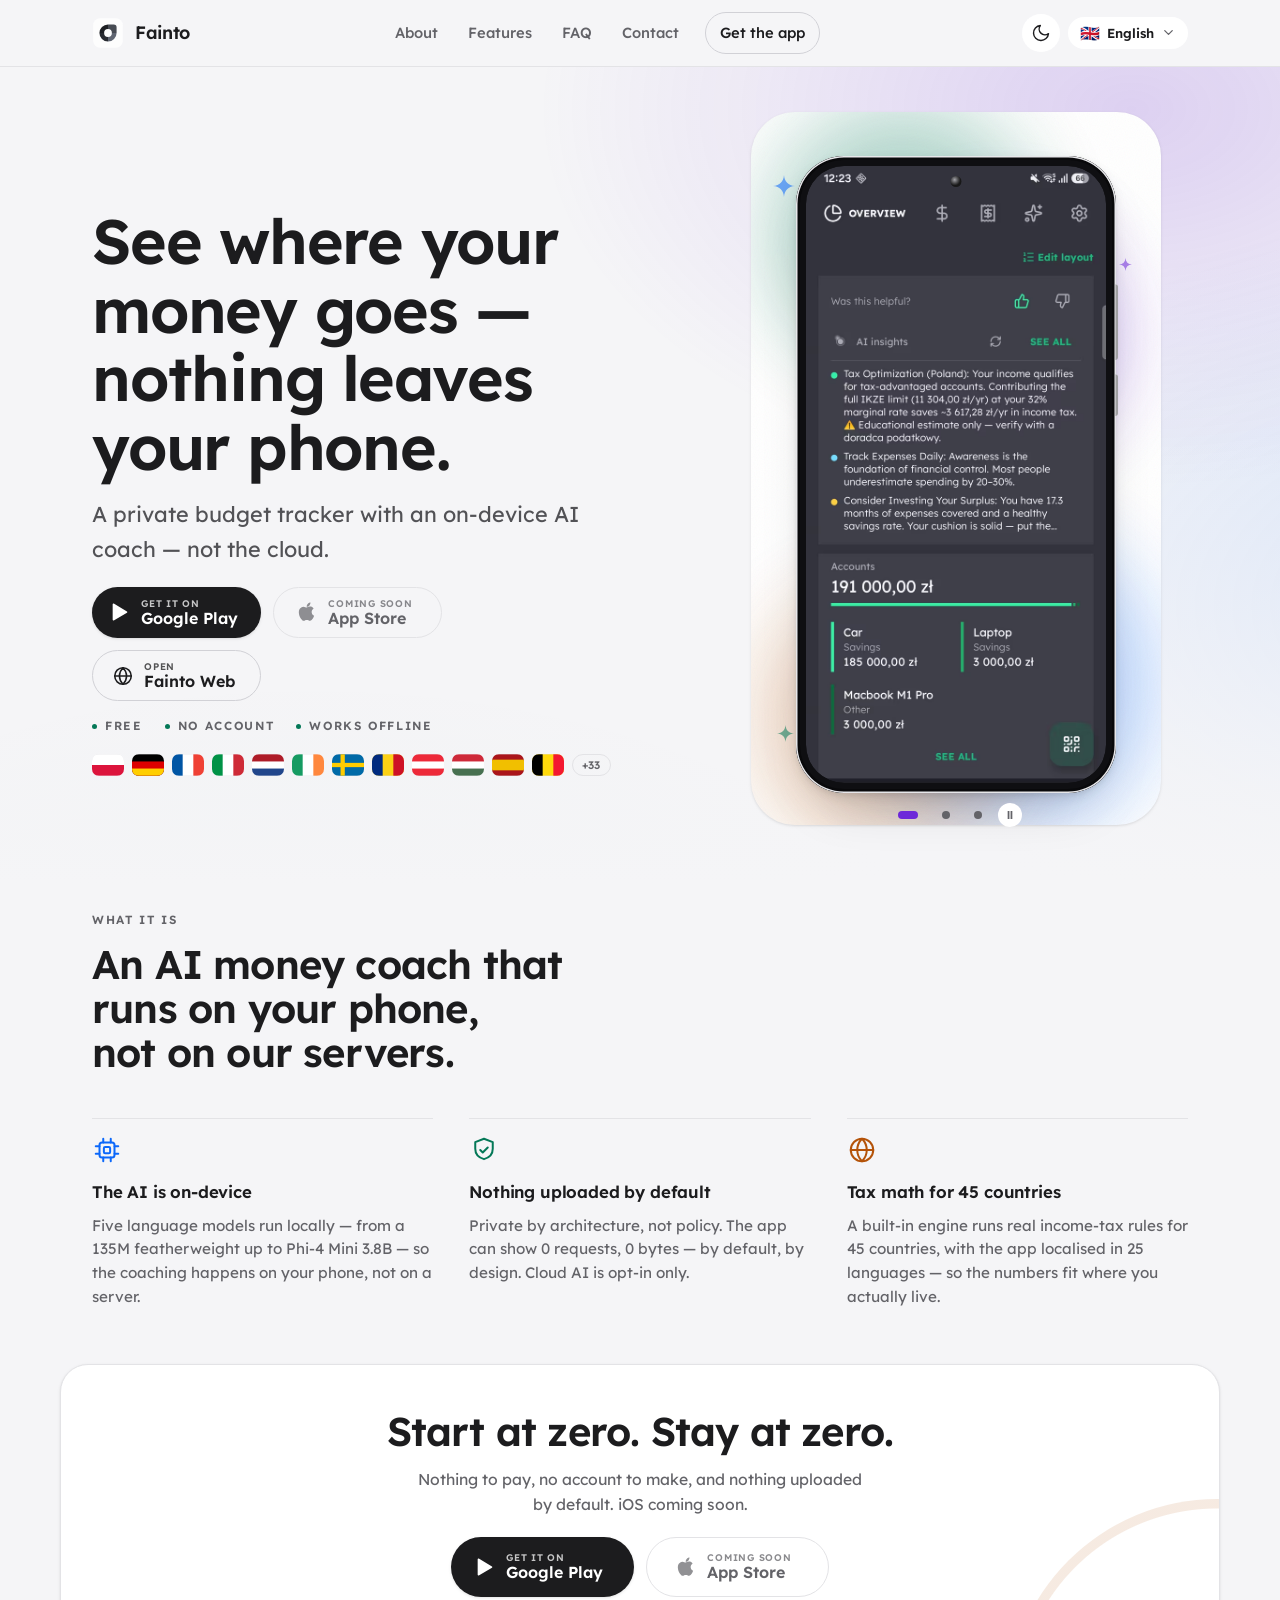
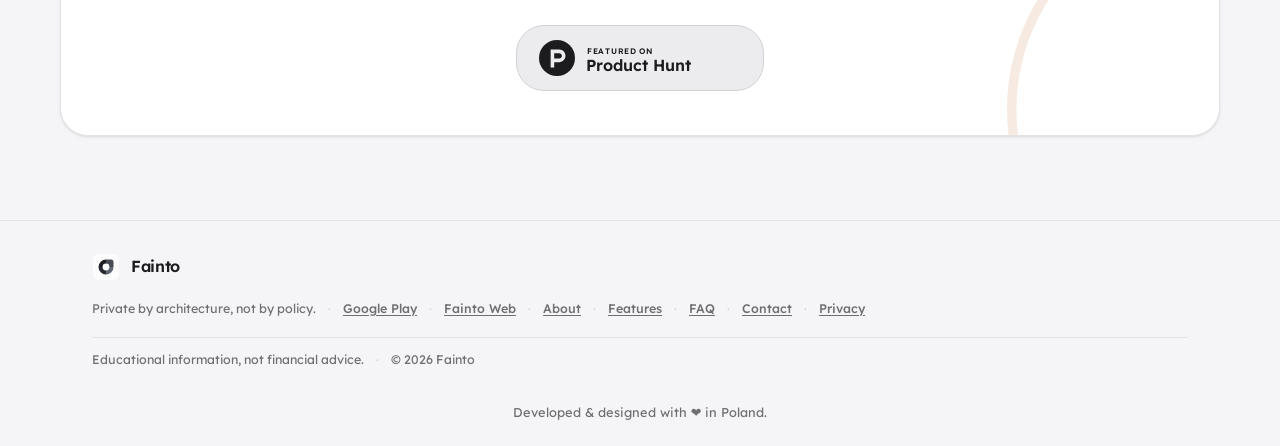
<file: index.html>
<!doctype html>
<html lang="en">
  <head>
    <script src="theme-init.js?v=20260719"></script>
    <script src="lang-init.js?v=20260719"></script>
    <meta charset="UTF-8" />
    <meta name="viewport" content="width=device-width,initial-scale=1" />
    <title data-i18n="index.title">Fainto — Private AI Budget Tracker</title>
    <meta
      name="description"
      content="A private, offline budget tracker with an on-device AI coach. Nothing uploaded by default, a 45-country tax engine, no account, no ads. Free on Android."
      data-i18n-attr="content:index.desc"
    />
    <meta name="robots" content="index, follow, max-image-preview:large, max-snippet:-1, max-video-preview:-1" />
    <meta name="author" content="Mohsen Rezania" />
    <meta property="og:locale" content="en_US" />
    <meta name="theme-color" content="#27272F" />
    <link rel="icon" type="image/svg+xml" href="assets/favicon.svg" />
    <link rel="canonical" href="https://fainto.app/" />
    <link rel="icon" type="image/png" href="assets/favicon.png" />
    <link rel="apple-touch-icon" href="assets/apple-touch-icon.png" />
    <meta property="og:type" content="website" />
    <meta property="og:site_name" content="Fainto" />
    <meta property="og:url" content="https://fainto.app/" />
    <meta property="og:title" content="Fainto — Private AI Budget Tracker" />
    <meta
      property="og:description"
      content="See where your money goes — nothing leaves your phone. Five on-device AI models, a 45-country tax engine, no account, works offline. Free on Android."
    />
    <meta property="og:image" content="https://fainto.app/assets/og-image.png" />
    <meta property="og:image:width" content="1200" />
    <meta property="og:image:height" content="630" />
    <meta property="og:image:type" content="image/png" />
    <meta property="og:image:alt" content="Fainto — a private budget tracker with an on-device AI coach for Android." />
    <meta name="twitter:card" content="summary_large_image" />
    <meta name="twitter:title" content="Fainto — Private AI Budget Tracker" />
    <meta
      name="twitter:description"
      content="See where your money goes — nothing leaves your phone. Five on-device AI models, a 45-country tax engine, no account, works offline. Free on Android."
    />
    <meta name="twitter:image" content="https://fainto.app/assets/og-image.png" />
    <meta
      name="twitter:image:alt"
      content="Fainto — a private budget tracker with an on-device AI coach for Android."
    />
    <link rel="preload" as="font" type="font/woff2" href="assets/fonts/lexend-latin.woff2" crossorigin />
    <link rel="preload" as="image" href="assets/screens/overview.avif?v=20260720" type="image/avif" fetchpriority="high" />
    <link rel="stylesheet" href="styles.css?v=20260720" />
    <script type="application/ld+json">
      {
        "@context": "https://schema.org",
        "@graph": [
          {
            "@type": "Organization",
            "@id": "https://fainto.app/#org",
            "name": "Fainto",
            "url": "https://fainto.app/",
            "logo": {
              "@type": "ImageObject",
              "url": "https://fainto.app/assets/apple-touch-icon.png",
              "width": 180,
              "height": 180
            },
            "image": "https://fainto.app/assets/og-image.png",
            "email": "support@fainto.app",
            "description": "Maker of Fainto, a private, offline-first budget tracker for Android with an on-device AI coach.",
            "founder": { "@type": "Person", "name": "Mohsen Rezania" },
            "contactPoint": {
              "@type": "ContactPoint",
              "email": "support@fainto.app",
              "contactType": "customer support",
              "url": "https://fainto.app/contact.html",
              "availableLanguage": "English"
            }
          },
          {
            "@type": "WebSite",
            "@id": "https://fainto.app/#website",
            "url": "https://fainto.app/",
            "name": "Fainto",
            "description": "Private budget tracker with an on-device AI coach — nothing leaves your phone by default.",
            "inLanguage": "en",
            "publisher": { "@id": "https://fainto.app/#org" }
          },
          {
            "@type": "WebPage",
            "@id": "https://fainto.app/#webpage",
            "url": "https://fainto.app/",
            "name": "Fainto — Private Budget Tracker",
            "description": "Private budget tracker with an on-device AI coach. See where your money goes — nothing leaves your phone, nothing uploaded by default.",
            "isPartOf": { "@id": "https://fainto.app/#website" },
            "inLanguage": "en",
            "primaryImageOfPage": "https://fainto.app/assets/og-image.png",
            "about": { "@id": "https://fainto.app/#app" }
          },
          {
            "@type": "MobileApplication",
            "@id": "https://fainto.app/#app",
            "name": "Fainto: Private Budget Tracker",
            "description": "A private, offline-first budget tracker for Android with an on-device AI coach. Five language models run locally to read your spending, a built-in tax engine covers 45 countries, and the interface is localised in 25 languages. No account, works offline, and nothing about your money is uploaded by default — cloud AI is opt-in only.",
            "operatingSystem": "Android",
            "applicationCategory": "FinanceApplication",
            "applicationSubCategory": "Budget Tracker",
            "url": "https://fainto.app/",
            "downloadUrl": "https://play.google.com/store/apps/details?id=com.vaultai.app",
            "installUrl": "https://play.google.com/store/apps/details?id=com.vaultai.app",
            "image": "https://fainto.app/assets/og-image.png",
            "isFamilyFriendly": true,
            "publisher": { "@id": "https://fainto.app/#org" },
            "author": { "@type": "Person", "name": "Mohsen Rezania" },
            "offers": {
              "@type": "Offer",
              "price": "0",
              "priceCurrency": "USD",
              "availability": "https://schema.org/InStock"
            },
            "featureList": [
              "On-device AI coach — five local language models (SmolLM 135M up to Phi-4 Mini 3.8B)",
              "Nothing uploaded by default — private by architecture; cloud AI is opt-in only",
              "Built-in income-tax engine for 45 countries",
              "Interface localised in 25 languages",
              "No account required",
              "Works fully offline",
              "Free to use"
            ],
            "screenshot": [
              "https://fainto.app/assets/screens/overview.png",
              "https://fainto.app/assets/screens/coach.png",
              "https://fainto.app/assets/screens/networth.png"
            ]
          }
        ]
      }
    </script>
  </head>

  <body>
    <a class="skip-link" href="#main" data-i18n="chrome.skip">Skip to content</a>
    <header class="nav" id="top" data-nav>
      <div class="wrap nav-inner">
        <a class="brand" href="#top" aria-label="Fainto home" data-i18n-attr="aria-label:nav.brand.aria">
          <img src="assets/logo.svg" width="32" height="32" alt="" /> <span class="brand-name">Fainto</span>
        </a>
        <nav class="nav-links" aria-label="Primary" data-i18n-attr="aria-label:nav.aria">
          <a class="nav-link" href="about.html" data-i18n="nav.about">About</a>
          <a class="nav-link" href="features.html" data-i18n="nav.features">Features</a>
          <a class="nav-link" href="faq.html" data-i18n="nav.faq">FAQ</a>
          <a class="nav-link" href="contact.html" data-i18n="nav.contact">Contact</a>
          <a class="nav-link" href="#get" data-i18n="nav.getapp">Get the app</a>
        </nav>
        <div class="nav-tools">
          <button
            class="theme-toggle"
            type="button"
            data-theme-toggle
            aria-label="Switch to light theme"
            data-i18n-attr="aria-label:nav.theme.aria"
          >
            <svg
              class="glyph icon-sun"
              viewBox="0 0 24 24"
              aria-hidden="true"
              fill="none"
              stroke="currentColor"
              stroke-width="1.7"
              stroke-linecap="round"
              stroke-linejoin="round"
            >
              <circle cx="12" cy="12" r="4" />
              <path
                d="M12 2v2M12 20v2M4.9 4.9l1.4 1.4M17.7 17.7l1.4 1.4M2 12h2M20 12h2M4.9 19.1l1.4-1.4M17.7 6.3l1.4-1.4"
              />
            </svg>
            <svg
              class="glyph icon-moon"
              viewBox="0 0 24 24"
              aria-hidden="true"
              fill="none"
              stroke="currentColor"
              stroke-width="1.7"
              stroke-linecap="round"
              stroke-linejoin="round"
            >
              <path d="M21 12.8A9 9 0 1 1 11.2 3a7 7 0 0 0 9.8 9.8z" />
            </svg>
          </button>
          <div class="lang" data-lang>
            <button
              class="lang-btn"
              type="button"
              data-lang-btn
              aria-haspopup="menu"
              aria-expanded="false"
              aria-label="Language"
            >
              <span class="lang-flag" data-lang-flag>🇬🇧</span>
              <span class="lang-name" data-lang-name>English</span>
              <svg
                class="lang-caret"
                viewBox="0 0 24 24"
                aria-hidden="true"
                fill="none"
                stroke="currentColor"
                stroke-width="2"
                stroke-linecap="round"
                stroke-linejoin="round"
              >
                <path d="M6 9l6 6 6-6" />
              </svg>
            </button>
            <ul class="lang-menu" data-lang-menu role="menu" hidden>
              <li>
                <button class="lang-opt" type="button" data-lang-opt="en" role="menuitem">
                  <span class="lang-flag">🇬🇧</span><span>English</span>
                </button>
              </li>
              <li>
                <button class="lang-opt" type="button" data-lang-opt="de" role="menuitem">
                  <span class="lang-flag">🇩🇪</span><span>Deutsch</span>
                </button>
              </li>
              <li>
                <button class="lang-opt" type="button" data-lang-opt="pl" role="menuitem">
                  <span class="lang-flag">🇵🇱</span><span>Polski</span>
                </button>
              </li>
              <li>
                <button class="lang-opt" type="button" data-lang-opt="tr" role="menuitem">
                  <span class="lang-flag">🇹🇷</span><span>Türkçe</span>
                </button>
              </li>
              <li>
                <button class="lang-opt" type="button" data-lang-opt="fa" role="menuitem">
                  <span class="lang-flag"><img src="assets/flags/lion-sun.svg" alt="" width="19" height="14" loading="lazy" /></span><span class="lang-fa" lang="fa">فارسی</span>
                </button>
              </li>
            </ul>
          </div>
        </div>
      </div>
    </header>
    <main id="main" tabindex="-1">
      <section class="hero" aria-labelledby="hero-title">
        <div class="hero-wash" aria-hidden="true"></div>
        <div class="wrap hero-grid">
          <div class="hero-copy">
            <h1 id="hero-title" data-i18n="hero.h1">See where your money goes — nothing leaves your phone.</h1>
            <p class="lede" data-i18n="hero.lede">A private budget tracker with an on-device AI coach — not the cloud.</p>
            <div class="cta-row">
              <a
                class="btn-primary btn-store"
                href="https://play.google.com/store/apps/details?id=com.vaultai.app"
                target="_blank"
                rel="noopener"
                aria-label="Get it on Google Play (opens in a new tab)"
                data-i18n-attr="aria-label:store.googleplay.aria"
              >
                <svg class="glyph" viewBox="0 0 24 24" aria-hidden="true">
                  <path
                    d="M4 3.5v17c0 .6.7 1 1.2.7l14.4-8.5c.5-.3.5-1 0-1.3L5.2 2.8C4.7 2.5 4 2.9 4 3.5z"
                    fill="currentColor"
                  />
                </svg>
                <span class="btn-store-text"
                  ><small data-i18n="store.googleplay.small">Get it on</small><strong>Google Play</strong></span
                >
              </a>
              <span class="btn-store btn-soon">
                <svg class="glyph" viewBox="0 0 24 24" aria-hidden="true">
                  <path
                    d="M17.05 12.04c-.03-2.6 2.13-3.85 2.22-3.91-1.21-1.77-3.09-2.01-3.76-2.04-1.6-.16-3.12.94-3.93.94-.81 0-2.06-.92-3.39-.89-1.74.03-3.35 1.01-4.25 2.57-1.81 3.14-.46 7.79 1.3 10.34.86 1.25 1.89 2.65 3.24 2.6 1.3-.05 1.79-.84 3.36-.84 1.57 0 2.01.84 3.39.81 1.4-.02 2.29-1.27 3.14-2.53.99-1.45 1.4-2.85 1.42-2.92-.03-.01-2.72-1.04-2.75-4.13z"
                    fill="currentColor"
                  />
                  <path
                    d="M14.69 4.85c.71-.86 1.19-2.06 1.06-3.25-1.02.04-2.26.68-2.99 1.54-.66.76-1.23 1.98-1.08 3.15 1.14.09 2.3-.58 3.01-1.44z"
                    fill="currentColor"
                  />
                </svg>
                <span class="btn-store-text"
                  ><small data-i18n="store.appstore.small">Coming soon</small><strong>App&nbsp;Store</strong></span
                >
              </span>
              <a
                class="btn-store btn-web"
                href="web/"
                aria-label="Open Fainto Web in your browser"
                data-i18n-attr="aria-label:store.web.aria"
              >
                <svg
                  class="glyph"
                  viewBox="0 0 24 24"
                  aria-hidden="true"
                  fill="none"
                  stroke="currentColor"
                  stroke-width="1.7"
                  stroke-linecap="round"
                  stroke-linejoin="round"
                >
                  <circle cx="12" cy="12" r="9" />
                  <path d="M3 12h18M12 3c2.5 2.6 3.9 5.7 3.9 9s-1.4 6.4-3.9 9c-2.5-2.6-3.9-5.7-3.9-9s1.4-6.4 3.9-9z" />
                </svg>
                <span class="btn-store-text"
                  ><small data-i18n="store.web.small">Open</small><strong>Fainto&nbsp;Web</strong></span
                >
              </a>
            </div>
            <ul class="trio" role="list">
              <li data-i18n="hero.trio.free">Free</li>
              <li data-i18n="hero.trio.noaccount">No account</li>
              <li data-i18n="hero.trio.offline">Works offline</li>
            </ul>
            <ul class="flags" role="list" aria-hidden="true">
              <li class="flag">
                <svg viewBox="0 0 3 2">
                  <rect width="3" height="2" fill="#fff" />
                  <rect y="1" width="3" height="1" fill="#DC143C" />
                </svg>
              </li>
              <li class="flag">
                <svg viewBox="0 0 3 2">
                  <rect width="3" height="2" fill="#000" />
                  <rect y="0.667" width="3" height="1.333" fill="#DD0000" />
                  <rect y="1.333" width="3" height="0.667" fill="#FFCE00" />
                </svg>
              </li>
              <li class="flag">
                <svg viewBox="0 0 3 2">
                  <rect width="3" height="2" fill="#fff" />
                  <rect width="1" height="2" fill="#0055A4" />
                  <rect x="2" width="1" height="2" fill="#EF4135" />
                </svg>
              </li>
              <li class="flag">
                <svg viewBox="0 0 3 2">
                  <rect width="3" height="2" fill="#fff" />
                  <rect width="1" height="2" fill="#009246" />
                  <rect x="2" width="1" height="2" fill="#CE2B37" />
                </svg>
              </li>
              <li class="flag">
                <svg viewBox="0 0 3 2">
                  <rect width="3" height="2" fill="#fff" />
                  <rect width="3" height="0.667" fill="#AE1C28" />
                  <rect y="1.333" width="3" height="0.667" fill="#21468B" />
                </svg>
              </li>
              <li class="flag">
                <svg viewBox="0 0 3 2">
                  <rect width="3" height="2" fill="#fff" />
                  <rect width="1" height="2" fill="#169B62" />
                  <rect x="2" width="1" height="2" fill="#FF883E" />
                </svg>
              </li>
              <li class="flag">
                <svg viewBox="0 0 3 2">
                  <rect width="3" height="2" fill="#006AA7" />
                  <rect x="0.8" width="0.4" height="2" fill="#FECC00" />
                  <rect y="0.8" width="3" height="0.4" fill="#FECC00" />
                </svg>
              </li>
              <li class="flag">
                <svg viewBox="0 0 3 2">
                  <rect width="3" height="2" fill="#FCD116" />
                  <rect width="1" height="2" fill="#002B7F" />
                  <rect x="2" width="1" height="2" fill="#CE1126" />
                </svg>
              </li>
              <li class="flag">
                <svg viewBox="0 0 3 2">
                  <rect width="3" height="2" fill="#ED2939" />
                  <rect y="0.667" width="3" height="0.667" fill="#fff" />
                </svg>
              </li>
              <li class="flag">
                <svg viewBox="0 0 3 2">
                  <rect width="3" height="2" fill="#fff" />
                  <rect width="3" height="0.667" fill="#CE2939" />
                  <rect y="1.333" width="3" height="0.667" fill="#477050" />
                </svg>
              </li>
              <li class="flag">
                <svg viewBox="0 0 3 2">
                  <rect width="3" height="2" fill="#AA151B" />
                  <rect y="0.5" width="3" height="1" fill="#F1BF00" />
                </svg>
              </li>
              <li class="flag">
                <svg viewBox="0 0 3 2">
                  <rect width="3" height="2" fill="#FFD90C" />
                  <rect width="1" height="2" fill="#000" />
                  <rect x="2" width="1" height="2" fill="#F31830" />
                </svg>
              </li>
              <li class="flag-more">+33</li>
            </ul>
          </div>
          <div class="hero-stage">
            <div class="hero-device">
              <div class="hero-mesh" aria-hidden="true">
                <span class="orbit orbit-a"><span class="blob blob-a"></span></span>
                <span class="orbit orbit-b"><span class="blob blob-b"></span></span>
                <span class="orbit orbit-c"><span class="blob blob-c"></span></span>
                <span class="orbit orbit-d"><span class="blob blob-d"></span></span> <span class="mesh-grain"></span>
              </div>
              <figure class="hero-shot">
                <span class="cam" aria-hidden="true"></span>
                <div
                  class="shot-track"
                  data-shots
                  tabindex="0"
                  role="group"
                  aria-roledescription="carousel"
                  aria-label="Fainto app screenshots — swipe, or use the controls below"
                  data-i18n-attr="aria-label:hero.carousel.aria"
                >
                  <div
                    class="shot-slide"
                    role="group"
                    aria-roledescription="slide"
                    aria-label="1 of 3: Overview"
                    data-i18n-attr="aria-label:hero.slide1.aria"
                  >
                    <picture>
                      <source srcset="assets/screens/overview.avif?v=20260720" type="image/avif" />
                      <source srcset="assets/screens/overview.webp?v=20260720" type="image/webp" />
                      <img
                        src="assets/screens/overview.png?v=20260720"
                        width="640"
                        height="1316"
                        fetchpriority="high"
                        decoding="async"
                        alt="Fainto's overview: AI insights — a tax-optimization tip on the Polish IKZE limit — above accounts totalling 191 000,00 zł."
                        data-i18n-attr="alt:hero.slide1.alt"
                      />
                    </picture>
                  </div>
                  <div
                    class="shot-slide"
                    role="group"
                    aria-roledescription="slide"
                    aria-label="2 of 3: AI Coach"
                    data-i18n-attr="aria-label:hero.slide2.aria"
                  >
                    <picture>
                      <source srcset="assets/screens/coach.avif?v=20260720" type="image/avif" />
                      <source srcset="assets/screens/coach.webp?v=20260720" type="image/webp" />
                      <img
                        src="assets/screens/coach.png?v=20260720"
                        width="640"
                        height="1316"
                        loading="lazy"
                        decoding="async"
                        alt="Fainto's on-device AI Coach home screen: SmolLM 135M model selected, suggested money questions, labelled On-device · Private."
                        data-i18n-attr="alt:hero.slide2.alt"
                      />
                    </picture>
                  </div>
                  <div
                    class="shot-slide"
                    role="group"
                    aria-roledescription="slide"
                    aria-label="3 of 3: Net worth"
                    data-i18n-attr="aria-label:hero.slide3.aria"
                  >
                    <picture>
                      <source srcset="assets/screens/networth.avif?v=20260711" type="image/avif" />
                      <source srcset="assets/screens/networth.webp?v=20260711" type="image/webp" />
                      <img
                        src="assets/screens/networth.png?v=20260711"
                        width="640"
                        height="1316"
                        loading="lazy"
                        decoding="async"
                        alt="Fainto's net worth view: 107 400,00 zł of assets and zero liabilities, shown as a green ring with an asset breakdown."
                        data-i18n-attr="alt:hero.slide3.alt"
                      />
                    </picture>
                  </div>
                </div>
              </figure>
              <span class="spark spark-1" aria-hidden="true"
                ><svg viewBox="0 0 24 24">
                  <path
                    d="M12 0c.6 7.4 4.6 11.4 12 12-7.4.6-11.4 4.6-12 12-.6-7.4-4.6-11.4-12-12 7.4-.6 11.4-4.6 12-12Z"
                  /></svg
              ></span>
              <span class="spark spark-2" aria-hidden="true"
                ><svg viewBox="0 0 24 24">
                  <path
                    d="M12 0c.6 7.4 4.6 11.4 12 12-7.4.6-11.4 4.6-12 12-.6-7.4-4.6-11.4-12-12 7.4-.6 11.4-4.6 12-12Z"
                  /></svg
              ></span>
              <span class="spark spark-3" aria-hidden="true"
                ><svg viewBox="0 0 24 24">
                  <path
                    d="M12 0c.6 7.4 4.6 11.4 12 12-7.4.6-11.4 4.6-12 12-.6-7.4-4.6-11.4-12-12 7.4-.6 11.4-4.6 12-12Z"
                  /></svg
              ></span>
            </div>
          </div>
        </div>
      </section>
      <section class="section" aria-labelledby="what-title">
        <div class="wrap value">
          <p class="eyebrow reveal" data-i18n="value.eyebrow">What it is</p>
          <h2 id="what-title" class="reveal" data-i18n="value.heading">
            An AI money coach that runs on your phone, not on our servers.
          </h2>
          <ul class="value-grid" role="list">
            <li class="value-item reveal">
              <span class="value-icon" aria-hidden="true"
                ><svg viewBox="0 0 24 24">
                  <rect x="6" y="6" width="12" height="12" rx="2" />
                  <rect x="9.5" y="9.5" width="5" height="5" rx="1" />
                  <path d="M9 3v3M15 3v3M9 18v3M15 18v3M3 9h3M3 15h3M18 9h3M18 15h3" /></svg
              ></span>
              <h3 data-i18n="value.item1.h">The AI is on-device</h3>
              <p data-i18n="value.item1.p">
                Five language models run locally — from a 135M featherweight up to Phi-4&nbsp;Mini 3.8B — so the
                coaching happens on your phone, not on a server.
              </p>
            </li>
            <li class="value-item reveal">
              <span class="value-icon" aria-hidden="true"
                ><svg viewBox="0 0 24 24">
                  <path d="M12 3l7 2.7v5.3c0 4.4-3 7.2-7 8.3-4-1.1-7-3.9-7-8.3V5.7L12 3z" />
                  <path d="M9 12l2 2 4-4" /></svg
              ></span>
              <h3 data-i18n="value.item2.h">Nothing uploaded by default</h3>
              <p data-i18n="value.item2.p">
                Private by architecture, not policy. The app can show <span class="nums">0</span> requests,
                <span class="nums">0</span> bytes — by default, by design. Cloud AI is opt-in only.
              </p>
            </li>
            <li class="value-item reveal">
              <span class="value-icon" aria-hidden="true"
                ><svg viewBox="0 0 24 24">
                  <circle cx="12" cy="12" r="9" />
                  <path d="M3 12h18" />
                  <path d="M12 3c2.5 2.5 3.8 5.7 3.8 9s-1.3 6.5-3.8 9c-2.5-2.5-3.8-5.7-3.8-9S9.5 5.5 12 3z" /></svg
              ></span>
              <h3 data-i18n="value.item3.h">Tax math for 45 countries</h3>
              <p data-i18n="value.item3.p">
                A built-in engine runs real income-tax rules for 45 countries, with the app localised in 25 languages —
                so the numbers fit where you actually live.
              </p>
            </li>
          </ul>
        </div>
      </section>
      <section class="section" aria-labelledby="get-title">
        <div class="wrap band cta-band reveal" id="get" tabindex="-1">
          <div class="cta-arc" aria-hidden="true"></div>
          <h2 id="get-title" data-i18n="cta.heading">Start at zero. Stay at zero.</h2>
          <p class="cta-sub" data-i18n="cta.sub">
            Nothing to pay, no account to make, and nothing uploaded by default. iOS coming soon.
          </p>
          <div class="cta-row">
            <a
              class="btn-primary btn-store"
              href="https://play.google.com/store/apps/details?id=com.vaultai.app"
              target="_blank"
              rel="noopener"
              aria-label="Get it on Google Play (opens in a new tab)"
              data-i18n-attr="aria-label:store.googleplay.aria"
            >
              <svg class="glyph" viewBox="0 0 24 24" aria-hidden="true">
                <path
                  d="M4 3.5v17c0 .6.7 1 1.2.7l14.4-8.5c.5-.3.5-1 0-1.3L5.2 2.8C4.7 2.5 4 2.9 4 3.5z"
                  fill="currentColor"
                />
              </svg>
              <span class="btn-store-text"
                ><small data-i18n="store.googleplay.small">Get it on</small><strong>Google Play</strong></span
              >
            </a>
            <span class="btn-store btn-soon">
              <svg class="glyph" viewBox="0 0 24 24" aria-hidden="true">
                <path
                  d="M17.05 12.04c-.03-2.6 2.13-3.85 2.22-3.91-1.21-1.77-3.09-2.01-3.76-2.04-1.6-.16-3.12.94-3.93.94-.81 0-2.06-.92-3.39-.89-1.74.03-3.35 1.01-4.25 2.57-1.81 3.14-.46 7.79 1.3 10.34.86 1.25 1.89 2.65 3.24 2.6 1.3-.05 1.79-.84 3.36-.84 1.57 0 2.01.84 3.39.81 1.4-.02 2.29-1.27 3.14-2.53.99-1.45 1.4-2.85 1.42-2.92-.03-.01-2.72-1.04-2.75-4.13z"
                  fill="currentColor"
                />
                <path
                  d="M14.69 4.85c.71-.86 1.19-2.06 1.06-3.25-1.02.04-2.26.68-2.99 1.54-.66.76-1.23 1.98-1.08 3.15 1.14.09 2.3-.58 3.01-1.44z"
                  fill="currentColor"
                />
              </svg>
              <span class="btn-store-text"
                ><small data-i18n="store.appstore.small">Coming soon</small><strong>App&nbsp;Store</strong></span
              >
            </span>
          </div>
          <a
            class="ph-badge"
            href="https://www.producthunt.com/products/fainto-private-budget-tracker?embed=true&amp;utm_source=badge-featured&amp;utm_medium=badge&amp;utm_campaign=badge-fainto-private-budget-tracker"
            target="_blank"
            rel="noopener"
            aria-label="Fainto featured on Product Hunt (opens in a new tab)"
            data-i18n-attr="aria-label:cta.producthunt.aria"
          >
            <svg class="ph-mark" viewBox="0 0 210 44" width="210" height="44" aria-hidden="true" focusable="false">
              <circle class="ph-mark-circle" cx="22" cy="22" r="18" />
              <g class="ph-mark-glyph" transform="translate(4,4) scale(1.1613)">
                <path
                  d="M17.4329412,15.9558824 L17.4329412,15.9560115 L13.0929412,15.9560115 L13.0929412,11.3060115 L17.4329412,11.3060115 L17.4329412,11.3058824 C18.7018806,11.3058824 19.7305882,12.3468365 19.7305882,13.6308824 C19.7305882,14.9149282 18.7018806,15.9558824 17.4329412,15.9558824 M17.4329412,8.20588235 L17.4329412,8.20601152 L10.0294118,8.20588235 L10.0294118,23.7058824 L13.0929412,23.7058824 L13.0929412,19.0560115 L17.4329412,19.0560115 L17.4329412,19.0558824 C20.3938424,19.0558824 22.7941176,16.6270324 22.7941176,13.6308824 C22.7941176,10.6347324 20.3938424,8.20588235 17.4329412,8.20588235"
                />
              </g>
              <text class="ph-mark-eyebrow" x="52" y="18">FEATURED ON</text>
              <text class="ph-mark-word" x="51" y="35">Product Hunt</text>
            </svg>
          </a>
        </div>
      </section>
    </main>
    <footer class="footer-wrap">
      <div class="wrap footer">
        <a class="brand" href="#top" aria-label="Fainto home" data-i18n-attr="aria-label:nav.brand.aria">
          <img src="assets/logo.svg" width="28" height="28" alt="" /> <span class="brand-name">Fainto</span>
        </a>
        <div class="footer-meta">
          <span data-i18n="footer.tagline">Private by architecture, not by policy.</span>
          <span aria-hidden="true">·</span>
          <a
            href="https://play.google.com/store/apps/details?id=com.vaultai.app"
            target="_blank"
            rel="noopener"
            aria-label="Get it on Google Play (opens in a new tab)"
            data-i18n-attr="aria-label:store.googleplay.aria"
            data-i18n="footer.link.googleplay"
            >Google&nbsp;Play</a
          >
          <span aria-hidden="true">·</span>
          <a href="web/" aria-label="Open Fainto Web in your browser" data-i18n-attr="aria-label:store.web.aria"
            >Fainto&nbsp;Web</a
          >
          <span aria-hidden="true">·</span> <a href="about.html" data-i18n="footer.link.about">About</a>
          <span aria-hidden="true">·</span>
          <a href="features.html" data-i18n="footer.link.features">Features</a> <span aria-hidden="true">·</span>
          <a href="faq.html" data-i18n="footer.link.faq">FAQ</a>
          <span aria-hidden="true">·</span> <a href="contact.html" data-i18n="footer.link.contact">Contact</a>
          <span aria-hidden="true">·</span>
          <a href="privacy.html" data-i18n="footer.link.privacy">Privacy</a>
          <span class="legal">
            <span data-i18n="footer.disclaimer">Educational information, not financial advice.</span>
            <span aria-hidden="true">·</span>
            <span data-i18n="footer.copyright">© 2026 Fainto</span>
          </span>
        </div>
      </div>
      <p class="made" data-i18n="footer.made">Developed &amp; designed with ❤️ in Poland.</p>
    </footer>
    <script src="theme.js?v=20260719" defer="defer"></script>
    <script src="lang.js?v=20260719" defer="defer"></script>
    <script src="app.js?v=20260720" defer="defer"></script>
  </body>
</html>
</file>
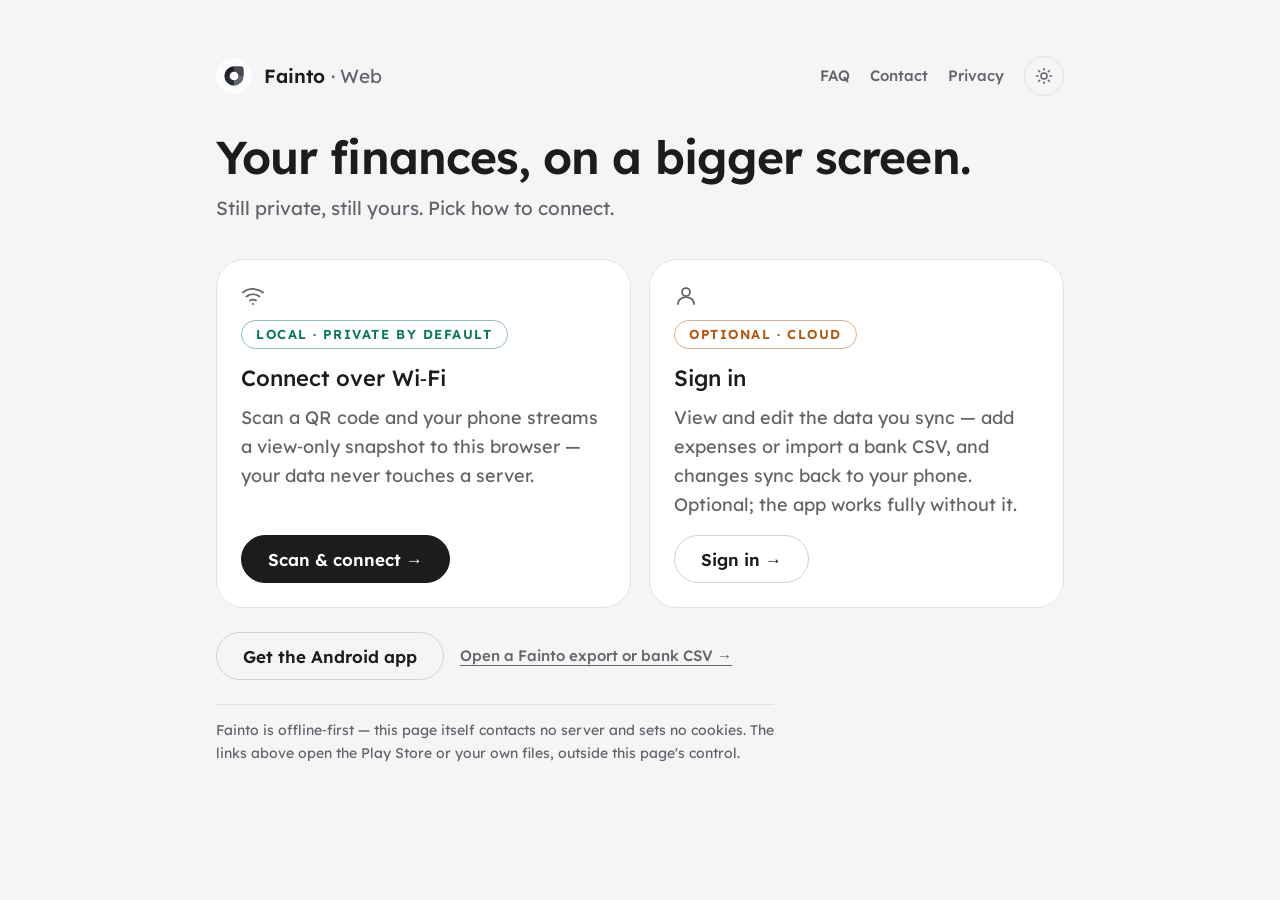
<file: web/index.html>
<!doctype html>
<html lang="en">
<head>
<script src="../lang-init.js?v=20260719"></script>
<meta charset="UTF-8">
<meta name="viewport" content="width=device-width, initial-scale=1">
<title data-i18n="web.title">Fainto Web — your finances on a bigger screen</title>
<meta name="description" content="See your Fainto budget on a bigger screen. Pair with the Android app or sign in — private by design." data-i18n-attr="content:web.desc">
<link rel="canonical" href="https://fainto.app/web/">
<link rel="icon" type="image/png" href="assets/favicon.png">
<link rel="apple-touch-icon" href="assets/apple-touch-icon.png">
<meta name="apple-mobile-web-app-capable" content="yes">
<meta name="apple-mobile-web-app-status-bar-style" content="black-translucent">
<meta name="apple-mobile-web-app-title" content="Fainto">
<meta name="mobile-web-app-capable" content="yes">
<meta name="theme-color" content="#F5F5F7" media="(prefers-color-scheme: light)">
<meta name="theme-color" content="#33333D" media="(prefers-color-scheme: dark)">
<link rel="preload" as="font" type="font/woff2" href="/assets/fonts/lexend-latin.woff2" crossorigin>
<style>
  @font-face {
    font-family: 'Lexend';
    font-style: normal;
    font-weight: 300 600;
    font-display: swap;
    src: url('/assets/fonts/lexend-latin.woff2') format('woff2');
    unicode-range: U+0000-00FF, U+0131, U+0152-0153, U+02BB-02BC, U+02C6, U+02DA, U+02DC, U+0304, U+0308, U+0329,
      U+2000-206F, U+20AC, U+2122, U+2191, U+2193, U+2212, U+2215, U+FEFF, U+FFFD;
  }
  @font-face {
    font-family: 'Lexend';
    font-style: normal;
    font-weight: 300 600;
    font-display: swap;
    src: url('/assets/fonts/lexend-latin-ext.woff2') format('woff2');
    unicode-range: U+0100-02BA, U+02BD-02C5, U+02C7-02CC, U+02CE-02D7, U+02DD-02FF, U+0304, U+0308, U+0329, U+1D00-1DBF,
      U+1E00-1E9F, U+1EF2-1EFF, U+2020, U+20A0-20AB, U+20AD-20C0, U+2113, U+2C60-2C7F, U+A720-A7FF;
  }
  :root {
    color-scheme: light dark;
    --bg: #F5F5F7; --surface: #FFFFFF; --surface-2: #F9F9FB; --surface-3: #ECECEE;
    --text: #1C1C1E; --muted: #636368; --line: #E3E3E6; --outline: #D1D1D6;
    --acc-brand: #6D28D9; --acc-income: #047857; --acc-savings: #B45309;
    --chrome: #1C1C1E; --on-chrome: #FFFFFF;
    --ease-emph-dec: cubic-bezier(0.05, 0.7, 0.1, 1);
    --ease-std: cubic-bezier(0.2, 0, 0, 1);
    --pad: 16px;
  }
  @media (prefers-color-scheme: dark) {
    :root:not([data-theme="light"]) {
      --bg: #33333D; --surface: #373741; --surface-2: #3F3F49; --surface-3: #474751;
      --text: #FFFFFF; --muted: #AEAEB1; --line: rgba(174, 174, 177, 0.2); --outline: #8F8F99;
      --acc-brand: #72DEFF; --acc-income: #36F0AB; --acc-savings: #FFCF44;
      --chrome: #FFFFFF; --on-chrome: #2A2931;
    }
  }
  /* Explicit theme carried from the dashboard's toggle overrides the OS preference. */
  :root[data-theme="dark"] {
    --bg: #33333D; --surface: #373741; --surface-2: #3F3F49; --surface-3: #474751;
    --text: #FFFFFF; --muted: #AEAEB1; --line: rgba(174, 174, 177, 0.2); --outline: #8F8F99;
    --acc-brand: #72DEFF; --acc-income: #36F0AB; --acc-savings: #FFCF44;
    --chrome: #FFFFFF; --on-chrome: #2A2931;
  }
  * { box-sizing: border-box; margin: 0; padding: 0; }
  html, body { background: var(--bg); color: var(--text);
    font-family: 'Lexend', -apple-system, BlinkMacSystemFont, "Segoe UI", Roboto, Helvetica, Arial, sans-serif;
    -webkit-font-smoothing: antialiased; font-size: 18px; line-height: 1.6; }
  a { color: inherit; }
  a:focus-visible { outline: 2px solid var(--chrome); outline-offset: 2px; }
  ::selection { background: var(--acc-brand); color: var(--on-chrome); }
  .wrap { max-width: 880px; margin: 0 auto; padding: 56px var(--pad) 28px; }
  header { display: flex; align-items: center; justify-content: space-between; gap: 12px; margin-bottom: 36px; }
  .brand-group { display: flex; align-items: center; gap: 12px; text-decoration: none; }
  .topnav { display: flex; align-items: center; gap: 20px; }
  .topnav a { font-size: 15px; font-weight: 500; color: var(--muted); text-decoration: none; }
  .topnav a:hover { color: var(--text); }
  .icon-btn { width: 40px; height: 40px; display: inline-flex; align-items: center; justify-content: center; border: 1px solid var(--line); border-radius: 999px; background: transparent; color: var(--muted); cursor: pointer; }
  .icon-btn:hover { background: var(--surface-2); color: var(--text); }
  .icon-btn:focus-visible { outline: 2px solid var(--chrome); outline-offset: 2px; }
  .icon-btn svg { width: 18px; height: 18px; }
  .openfile { font-size: 15px; font-weight: 500; color: var(--muted); text-decoration: underline; text-underline-offset: 4px; }
  .openfile:hover { color: var(--text); }
  @media (max-width: 480px) { .topnav { gap: 12px; } }
  .mark { width: 36px; height: 36px; display: block; }
  .brand { font-weight: 600; font-size: 19px; letter-spacing: 0.002em; }
  .brand span { color: var(--muted); font-weight: 400; }
  h1 { font-size: clamp(32px, 4.5vw, 46px); font-weight: 600; letter-spacing: -0.02em; line-height: 1.1; }
  .lede { color: var(--muted); font-size: 19px; margin-top: 10px; max-width: 52ch; }
  .options { display: grid; grid-template-columns: 1fr 1fr; gap: 18px; margin-top: 36px; }
  @media (max-width: 640px) { .options { grid-template-columns: 1fr; } }
  .card { background: var(--surface); border: 1px solid var(--line); border-radius: 28px;
    padding: 24px 24px; display: flex; flex-direction: column; align-items: flex-start; }
  .card:hover { background: var(--surface-2); border-color: var(--outline); }
  .card-icon { display: block; color: var(--muted); margin-bottom: 12px; }
  .tag { display: inline-block; font-size: 13px; font-weight: 600; letter-spacing: 0.12em;
    text-transform: uppercase; line-height: 1; padding: 7px 14px; border-radius: 999px;
    border: 1px solid currentColor;
    border-color: color-mix(in srgb, currentColor 45%, transparent); }
  .tag-income { color: var(--acc-income); }
  .tag-savings { color: var(--acc-savings); }
  .card h2 { font-size: 22px; font-weight: 500; letter-spacing: 0.002em; margin: 12px 0 8px; }
  .card p { color: var(--muted); flex: 1 1 auto; }
  .cta { margin-top: 24px; display: flex; align-items: center; gap: 16px; flex-wrap: wrap; }
  .cardcta, .btn { display: inline-flex; align-items: center; justify-content: center;
    min-height: 48px; padding: 0 26px; border-radius: 999px; font-size: 17px; font-weight: 600;
    text-decoration: none; }
  .cardcta { margin-top: 16px; }
  .cta-solid { background: var(--chrome); color: var(--on-chrome); border: 1px solid var(--chrome); }
  .cta-outline, .btn { background: transparent; color: var(--text); border: 1px solid var(--outline); }
  .cta-outline:hover, .btn:hover { background: var(--surface-3); border-color: var(--muted); }
  footer { margin-top: 24px; padding-top: 14px; border-top: 1px solid var(--line);
    color: var(--muted); font-size: 14px; max-width: 62ch; }
  @media (prefers-reduced-motion: no-preference) {
    .card, .cardcta, .btn, .topnav a { transition: background-color 150ms var(--ease-std),
      border-color 150ms var(--ease-std), color 150ms var(--ease-std),
      transform 150ms var(--ease-std); }
    .card:hover { transform: translateY(-2px); }
    .cta-solid:hover { transform: translateY(-1px); }
    @keyframes enter { from { opacity: 0; transform: translateY(8px); } }
    h1 { animation: enter 300ms var(--ease-emph-dec) backwards; }
    .lede { animation: enter 300ms var(--ease-emph-dec) 40ms backwards; }
    .options .card:nth-child(1) { animation: enter 300ms var(--ease-emph-dec) 80ms backwards; }
    .options .card:nth-child(2) { animation: enter 300ms var(--ease-emph-dec) 120ms backwards; }
    .cta { animation: enter 300ms var(--ease-emph-dec) 160ms backwards; }
  }
  @media print {
    body { background: white; color: black; }
    header, .btn, .cardcta { display: none; }
  }
</style>
<script>
  // Carry the dashboard's light/dark choice so the whole companion stays one product (no flash on nav).
  (function () {
    var root = document.documentElement;
    var metas = document.querySelectorAll('meta[name="theme-color"]');
    function syncMeta(theme) {
      var color = theme === 'light' ? '#F5F5F7' : '#33333D';
      for (var i = 0; i < metas.length; i++) metas[i].setAttribute('content', color);
    }
    try {
      var t = localStorage.getItem('fainto_dashboard_theme') || localStorage.getItem('fainto-theme');
      if (t === 'light' || t === 'dark') {
        root.setAttribute('data-theme', t);
        syncMeta(t);
      }
    } catch (e) {}
    document.addEventListener('DOMContentLoaded', function () {
      var btn = document.getElementById('themeToggle');
      if (!btn) return;
      btn.addEventListener('click', function () {
        var cur = root.getAttribute('data-theme');
        var prefersDark = window.matchMedia && window.matchMedia('(prefers-color-scheme: dark)').matches;
        var next = (cur ? cur === 'dark' : prefersDark) ? 'light' : 'dark';
        root.setAttribute('data-theme', next);
        syncMeta(next);
        try {
          localStorage.setItem('fainto_dashboard_theme', next);
          localStorage.setItem('fainto-theme', next);
        } catch (e) {}
      });
    });
  }());
</script>
</head>
<body>
<div class="wrap">
  <header>
    <a class="brand-group" href="/" aria-label="Fainto — go to fainto.app" data-i18n-attr="aria-label:web.brand.aria">
    <svg class="mark" width="34" height="34" viewBox="0 0 108 108" role="img" aria-label="Fainto"><circle cx="54" cy="54" r="54" fill="#FDFDFD"/><path fill="#1E2024" d="M25.02,54 A28.98,28.98 0 0 1 54,25.02 L54,40.89 A13.11,13.11 0 0 0 40.89,54 Z"/><path fill="#474B53" d="M54,25.02 L73.32,25.02 A9.66,9.66 0 0 1 82.98,34.68 L82.98,54 L67.11,54 A13.11,13.11 0 0 0 54,40.89 Z"/><path fill="#606672" d="M82.98,54 A28.98,28.98 0 0 1 54,82.98 L54,67.11 A13.11,13.11 0 0 0 67.11,54 Z"/><path fill="#282B31" d="M54,82.98 A28.98,28.98 0 0 1 25.02,54 L40.89,54 A13.11,13.11 0 0 0 54,67.11 Z"/></svg>
    <div class="brand">Fainto <span>· Web</span></div>
    </a>
    <nav class="topnav" aria-label="Site">
      <a href="/faq.html" data-i18n="web.nav.faq">FAQ</a>
      <a href="/contact.html" data-i18n="web.nav.contact">Contact</a>
      <a href="/privacy.html" data-i18n="web.nav.privacy">Privacy</a>
      <button class="icon-btn" id="themeToggle" type="button" aria-label="Toggle light/dark theme" title="Toggle theme" data-i18n-attr="aria-label:web.theme.aria;title:web.theme.aria">
        <svg viewBox="0 0 24 24" fill="none" stroke="currentColor" stroke-width="2" stroke-linecap="round" stroke-linejoin="round" aria-hidden="true"><circle cx="12" cy="12" r="4"></circle><path d="M12 2v2M12 20v2M4.93 4.93l1.41 1.41M17.66 17.66l1.41 1.41M2 12h2M20 12h2M4.93 19.07l1.41-1.41M17.66 6.34l1.41-1.41"></path></svg>
      </button>
    </nav>
  </header>

  <h1 data-i18n="web.hero.h1">Your finances, on a bigger screen.</h1>
  <p class="lede" data-i18n="web.hero.lede">Still private, still yours. Pick how to connect.</p>

  <div class="options">
    <div class="card">
      <svg class="card-icon" width="24" height="24" viewBox="0 0 24 24" fill="none" stroke="currentColor" stroke-width="1.75" stroke-linecap="round" stroke-linejoin="round" aria-hidden="true"><path d="M2 8.5a16 16 0 0 1 20 0"></path><path d="M5.5 12.5a11 11 0 0 1 13 0"></path><path d="M9 16.5a6 6 0 0 1 6 0"></path><circle cx="12" cy="20" r="1" fill="currentColor" stroke="none"></circle></svg>
      <div class="tag tag-income" data-i18n="web.card1.tag">Local · private by default</div>
      <h2 data-i18n="web.card1.h2">Connect over Wi‑Fi</h2>
      <p data-i18n="web.card1.p">Scan a QR code and your phone streams a view‑only snapshot to this browser — your data never
        touches a server.</p>
      <a class="cardcta cta-solid" href="app.html?mode=connect" data-i18n="web.card1.cta">Scan &amp; connect →</a>
    </div>
    <div class="card">
      <svg class="card-icon" width="24" height="24" viewBox="0 0 24 24" fill="none" stroke="currentColor" stroke-width="1.75" stroke-linecap="round" stroke-linejoin="round" aria-hidden="true"><circle cx="12" cy="8" r="4"></circle><path d="M4 20c0-4 3.5-7 8-7s8 3 8 7"></path></svg>
      <div class="tag tag-savings" data-i18n="web.card2.tag">Optional · cloud</div>
      <h2 data-i18n="web.card2.h2">Sign in</h2>
      <p data-i18n="web.card2.p">View and edit the data you sync — add expenses or import a bank CSV, and changes sync back to
        your phone. Optional; the app works fully without it.</p>
      <a class="cardcta cta-outline" href="app.html?mode=signin" data-i18n="web.card2.cta">Sign in →</a>
    </div>
  </div>

  <div class="cta">
    <a class="btn" href="https://play.google.com/store/apps/details?id=com.vaultai.app" data-i18n="web.cta.androidapp">Get the Android app</a>
    <a class="openfile" href="dashboard.html?open=1" data-i18n="web.cta.openfile">Open a Fainto export or bank CSV →</a>
  </div>

  <footer data-i18n="web.footer">
    Fainto is offline‑first — this page itself contacts no server and sets no cookies. The links above open the Play
    Store or your own files, outside this page's control.
  </footer>
</div>
<script src="../lang.js?v=20260719" defer="defer"></script>
</body>
</html>
</file>
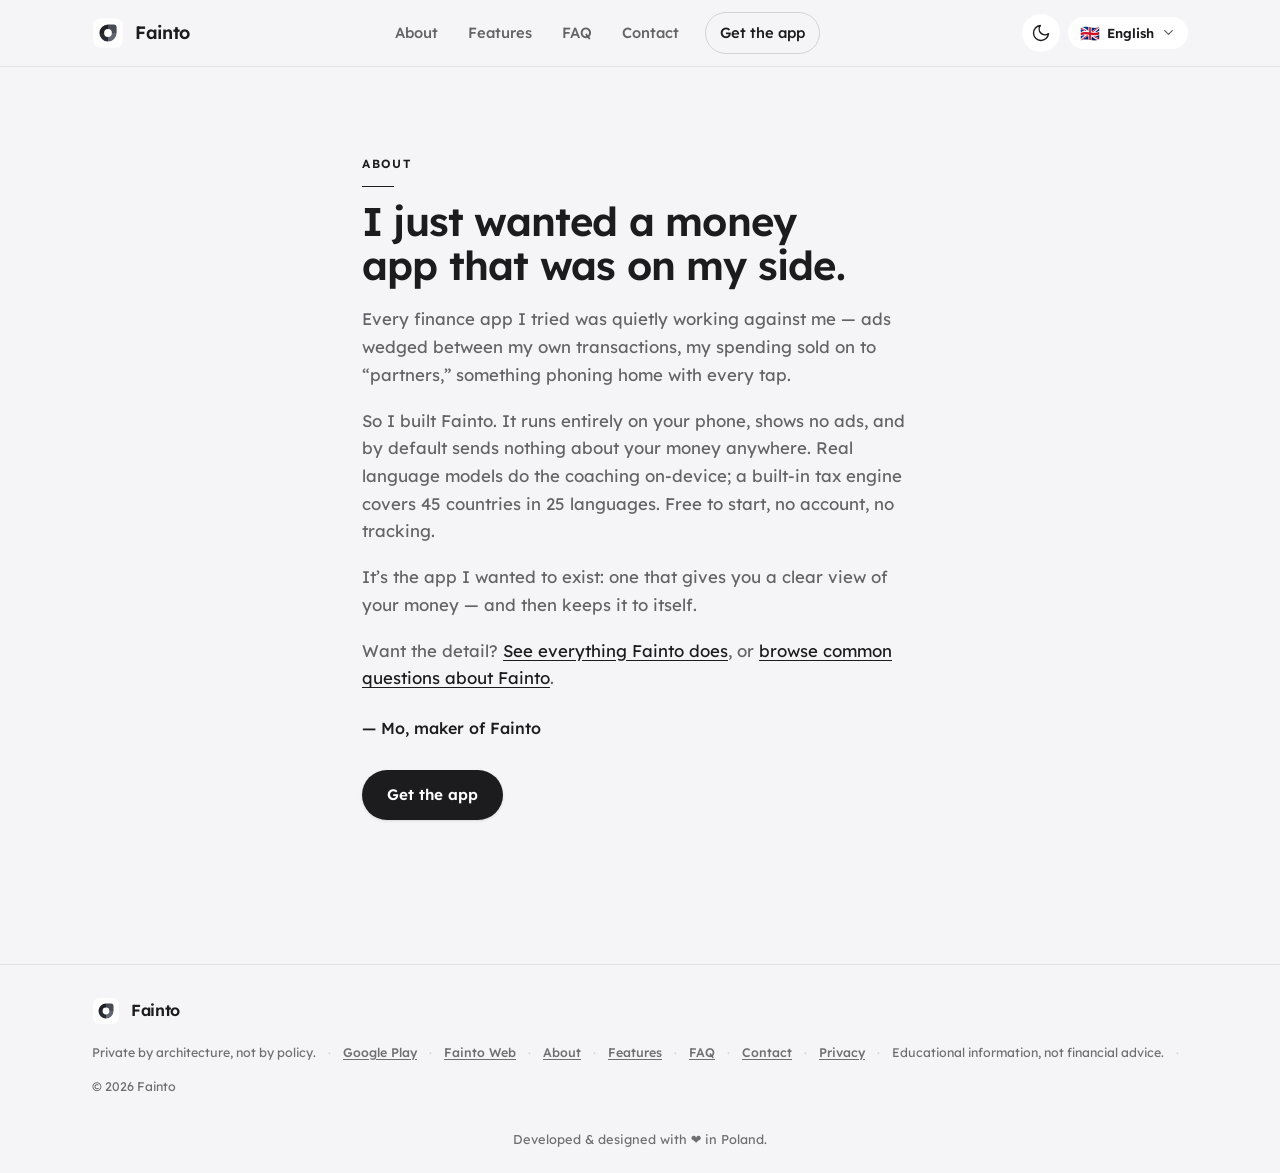
<file: about.html>
<!doctype html>
<html lang="en">
  <head>
    <script src="theme-init.js?v=20260719"></script>
    <script src="lang-init.js?v=20260719"></script>
    <meta charset="UTF-8" />
    <meta name="viewport" content="width=device-width,initial-scale=1" />
    <title data-i18n="about.title">About — Fainto</title>
    <meta
      name="description"
      content="Why Fainto exists — a private, ad-free money coach that runs on your phone."
      data-i18n-attr="content:about.desc"
    />
    <meta name="robots" content="index, follow, max-image-preview:large, max-snippet:-1, max-video-preview:-1" />
    <meta name="author" content="Mohsen Rezania" />
    <meta property="og:locale" content="en_US" />
    <meta name="theme-color" content="#27272F" />
    <link rel="icon" type="image/svg+xml" href="assets/favicon.svg" />
    <link rel="canonical" href="https://fainto.app/about.html" />
    <link rel="icon" type="image/png" href="assets/favicon.png" />
    <link rel="apple-touch-icon" href="assets/apple-touch-icon.png" />
    <meta property="og:type" content="website" />
    <meta property="og:site_name" content="Fainto" />
    <meta property="og:url" content="https://fainto.app/about.html" />
    <meta property="og:title" content="About — Fainto" />
    <meta
      property="og:description"
      content="Why Fainto exists — a private, ad-free money coach that runs on your phone."
    />
    <meta property="og:image" content="https://fainto.app/assets/og-image.png" />
    <meta property="og:image:width" content="1200" />
    <meta property="og:image:height" content="630" />
    <meta property="og:image:type" content="image/png" />
    <meta property="og:image:alt" content="Fainto — a private budget tracker with an on-device AI coach for Android." />
    <meta name="twitter:card" content="summary_large_image" />
    <meta name="twitter:title" content="About — Fainto" />
    <meta
      name="twitter:description"
      content="Why Fainto exists — a private, ad-free money coach that runs on your phone."
    />
    <meta name="twitter:image" content="https://fainto.app/assets/og-image.png" />
    <meta
      name="twitter:image:alt"
      content="Fainto — a private budget tracker with an on-device AI coach for Android."
    />
    <link rel="preload" as="font" type="font/woff2" href="assets/fonts/lexend-latin.woff2" crossorigin />
    <link rel="stylesheet" href="styles.css?v=20260720" />
    <script type="application/ld+json">
      {
        "@context": "https://schema.org",
        "@graph": [
          {
            "@type": "AboutPage",
            "@id": "https://fainto.app/about.html#webpage",
            "url": "https://fainto.app/about.html",
            "name": "About — Fainto",
            "description": "Why Fainto exists — a private, ad-free money coach that runs on your phone.",
            "inLanguage": "en",
            "isPartOf": { "@id": "https://fainto.app/#website" },
            "primaryImageOfPage": "https://fainto.app/assets/og-image.png",
            "about": { "@id": "https://fainto.app/#app" },
            "publisher": { "@id": "https://fainto.app/#org" },
            "breadcrumb": { "@id": "https://fainto.app/about.html#breadcrumb" }
          },
          {
            "@type": "BreadcrumbList",
            "@id": "https://fainto.app/about.html#breadcrumb",
            "itemListElement": [
              { "@type": "ListItem", "position": 1, "name": "Home", "item": "https://fainto.app/" },
              { "@type": "ListItem", "position": 2, "name": "About", "item": "https://fainto.app/about.html" }
            ]
          }
        ]
      }
    </script>
    <!-- #org / #website are defined in full only on index.html; referencing them by @id here is valid — Google merges nodes by @id across the site. Do NOT duplicate the full Organization block onto this page. -->
  </head>
  <body>
    <a class="skip-link" href="#main" data-i18n="chrome.skip">Skip to content</a>
    <header class="nav" id="top" data-nav>
      <div class="wrap nav-inner">
        <a class="brand" href="index.html" aria-label="Fainto home" data-i18n-attr="aria-label:nav.brand.aria">
          <img src="assets/logo.svg" width="32" height="32" alt="" /> <span class="brand-name">Fainto</span>
        </a>
        <nav class="nav-links" aria-label="Primary" data-i18n-attr="aria-label:nav.aria">
          <a class="nav-link" href="about.html" aria-current="page" data-i18n="nav.about">About</a>
          <a class="nav-link" href="features.html" data-i18n="nav.features">Features</a>
          <a class="nav-link" href="faq.html" data-i18n="nav.faq">FAQ</a>
          <a class="nav-link" href="contact.html" data-i18n="nav.contact">Contact</a>
          <a class="nav-link" href="index.html#get" data-i18n="nav.getapp">Get the app</a>
        </nav>
        <div class="nav-tools">
          <button
            class="theme-toggle"
            type="button"
            data-theme-toggle
            aria-label="Switch to light theme"
            data-i18n-attr="aria-label:nav.theme.aria"
          >
            <svg
              class="glyph icon-sun"
              viewBox="0 0 24 24"
              aria-hidden="true"
              fill="none"
              stroke="currentColor"
              stroke-width="1.7"
              stroke-linecap="round"
              stroke-linejoin="round"
            >
              <circle cx="12" cy="12" r="4" />
              <path
                d="M12 2v2M12 20v2M4.9 4.9l1.4 1.4M17.7 17.7l1.4 1.4M2 12h2M20 12h2M4.9 19.1l1.4-1.4M17.7 6.3l1.4-1.4"
              />
            </svg>
            <svg
              class="glyph icon-moon"
              viewBox="0 0 24 24"
              aria-hidden="true"
              fill="none"
              stroke="currentColor"
              stroke-width="1.7"
              stroke-linecap="round"
              stroke-linejoin="round"
            >
              <path d="M21 12.8A9 9 0 1 1 11.2 3a7 7 0 0 0 9.8 9.8z" />
            </svg>
          </button>
          <div class="lang" data-lang>
            <button
              class="lang-btn"
              type="button"
              data-lang-btn
              aria-haspopup="menu"
              aria-expanded="false"
              aria-label="Language"
            >
              <span class="lang-flag" data-lang-flag>🇬🇧</span>
              <span class="lang-name" data-lang-name>English</span>
              <svg
                class="lang-caret"
                viewBox="0 0 24 24"
                aria-hidden="true"
                fill="none"
                stroke="currentColor"
                stroke-width="2"
                stroke-linecap="round"
                stroke-linejoin="round"
              >
                <path d="M6 9l6 6 6-6" />
              </svg>
            </button>
            <ul class="lang-menu" data-lang-menu role="menu" hidden>
              <li>
                <button class="lang-opt" type="button" data-lang-opt="en" role="menuitem">
                  <span class="lang-flag">🇬🇧</span><span>English</span>
                </button>
              </li>
              <li>
                <button class="lang-opt" type="button" data-lang-opt="de" role="menuitem">
                  <span class="lang-flag">🇩🇪</span><span>Deutsch</span>
                </button>
              </li>
              <li>
                <button class="lang-opt" type="button" data-lang-opt="pl" role="menuitem">
                  <span class="lang-flag">🇵🇱</span><span>Polski</span>
                </button>
              </li>
              <li>
                <button class="lang-opt" type="button" data-lang-opt="tr" role="menuitem">
                  <span class="lang-flag">🇹🇷</span><span>Türkçe</span>
                </button>
              </li>
              <li>
                <button class="lang-opt" type="button" data-lang-opt="fa" role="menuitem">
                  <span class="lang-flag"><img src="assets/flags/lion-sun.svg" alt="" width="19" height="14" loading="lazy" /></span><span class="lang-fa" lang="fa">فارسی</span>
                </button>
              </li>
            </ul>
          </div>
        </div>
      </div>
    </header>
    <main id="main" tabindex="-1">
      <section class="section page page-about">
        <div class="wrap prose">
          <p class="eyebrow" data-i18n="about.eyebrow">About</p>
          <h1 data-i18n="about.h1">I just wanted a money app that was on my side.</h1>
          <p data-i18n="about.p1">
            Every finance app I tried was quietly working against me — ads wedged between my own transactions, my
            spending sold on to &ldquo;partners,&rdquo; something phoning home with every tap.
          </p>
          <p data-i18n="about.p2">
            So I built Fainto. It runs entirely on your phone, shows no ads, and by default sends nothing about your
            money anywhere. Real language models do the coaching on-device; a built-in tax engine covers 45 countries in
            25 languages. Free to start, no account, no tracking.
          </p>
          <p data-i18n="about.p3">
            It&rsquo;s the app I wanted to exist: one that gives you a clear view of your money — and then keeps it to
            itself.
          </p>
          <p data-i18n="about.p4" data-i18n-html="1">
            Want the detail? <a href="features.html">See everything Fainto does</a>, or
            <a href="faq.html">browse common questions about Fainto</a>.
          </p>
          <p class="prose-sig" data-i18n="about.sig">&mdash; Mo, maker of Fainto</p>
          <p class="prose-cta"><a class="btn-primary" href="index.html#get" data-i18n="about.cta">Get the app</a></p>
        </div>
      </section>
    </main>
    <footer class="footer-wrap">
      <div class="wrap footer">
        <a class="brand" href="index.html" aria-label="Fainto home" data-i18n-attr="aria-label:nav.brand.aria">
          <img src="assets/logo.svg" width="28" height="28" alt="" /> <span class="brand-name">Fainto</span>
        </a>
        <div class="footer-meta">
          <span data-i18n="footer.tagline">Private by architecture, not by policy.</span>
          <span aria-hidden="true">·</span>
          <a
            href="https://play.google.com/store/apps/details?id=com.vaultai.app"
            target="_blank"
            rel="noopener"
            aria-label="Get it on Google Play (opens in a new tab)"
            data-i18n-attr="aria-label:store.googleplay.aria"
            data-i18n="footer.link.googleplay"
            >Google&nbsp;Play</a
          >
          <span aria-hidden="true">·</span>
          <a href="web/" aria-label="Open Fainto Web in your browser" data-i18n-attr="aria-label:store.web.aria"
            >Fainto&nbsp;Web</a
          >
          <span aria-hidden="true">·</span> <a href="about.html" data-i18n="footer.link.about">About</a>
          <span aria-hidden="true">·</span>
          <a href="features.html" data-i18n="footer.link.features">Features</a>
          <span aria-hidden="true">·</span> <a href="faq.html" data-i18n="footer.link.faq">FAQ</a>
          <span aria-hidden="true">·</span> <a href="contact.html" data-i18n="footer.link.contact">Contact</a>
          <span aria-hidden="true">·</span>
          <a href="privacy.html" data-i18n="footer.link.privacy">Privacy</a>
          <span aria-hidden="true">·</span>
          <span data-i18n="footer.disclaimer">Educational information, not financial advice.</span>
          <span aria-hidden="true">·</span> <span data-i18n="footer.copyright">&copy; 2026 Fainto</span>
        </div>
      </div>
      <p class="made" data-i18n="footer.made">Developed &amp; designed with ❤️ in Poland.</p>
    </footer>
    <script src="theme.js?v=20260719" defer="defer"></script>
    <script src="lang.js?v=20260719" defer="defer"></script>
    <script src="app.js?v=20260720" defer="defer"></script>
  </body>
</html>
</file>
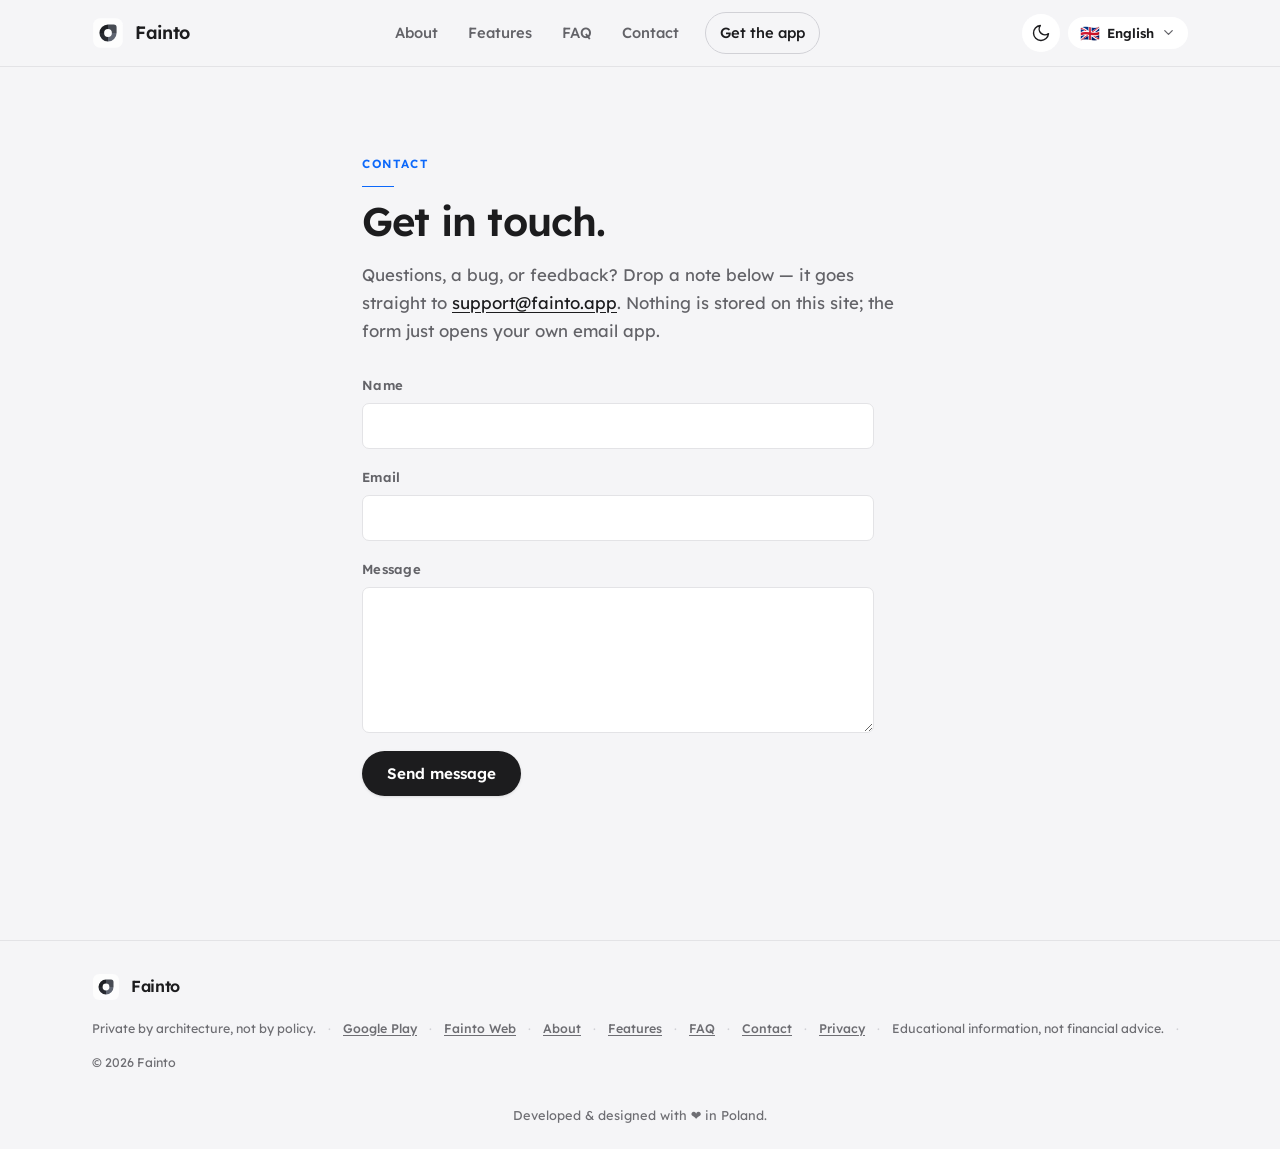
<file: contact.html>
<!doctype html>
<html lang="en">
  <head>
    <script src="theme-init.js?v=20260719"></script>
    <script src="lang-init.js?v=20260719"></script>
    <meta charset="UTF-8" />
    <meta name="viewport" content="width=device-width,initial-scale=1" />
    <title data-i18n="contact.title">Contact — Fainto</title>
    <meta
      name="description"
      content="Get in touch with Fainto — questions, bugs, and feedback go straight to support@fainto.app."
      data-i18n-attr="content:contact.desc"
    />
    <meta name="robots" content="index, follow, max-image-preview:large, max-snippet:-1, max-video-preview:-1" />
    <meta name="author" content="Mohsen Rezania" />
    <meta property="og:locale" content="en_US" />
    <meta name="theme-color" content="#27272F" />
    <link rel="icon" type="image/svg+xml" href="assets/favicon.svg" />
    <link rel="canonical" href="https://fainto.app/contact.html" />
    <link rel="icon" type="image/png" href="assets/favicon.png" />
    <link rel="apple-touch-icon" href="assets/apple-touch-icon.png" />
    <meta property="og:type" content="website" />
    <meta property="og:site_name" content="Fainto" />
    <meta property="og:url" content="https://fainto.app/contact.html" />
    <meta property="og:title" content="Contact — Fainto" />
    <meta property="og:description" content="Get in touch with Fainto — questions, bugs, and feedback." />
    <meta property="og:image" content="https://fainto.app/assets/og-image.png" />
    <meta property="og:image:width" content="1200" />
    <meta property="og:image:height" content="630" />
    <meta property="og:image:type" content="image/png" />
    <meta property="og:image:alt" content="Fainto — a private budget tracker with an on-device AI coach for Android." />
    <meta name="twitter:card" content="summary_large_image" />
    <meta name="twitter:title" content="Contact — Fainto" />
    <meta name="twitter:description" content="Get in touch with Fainto — questions, bugs, and feedback." />
    <meta name="twitter:image" content="https://fainto.app/assets/og-image.png" />
    <meta
      name="twitter:image:alt"
      content="Fainto — a private budget tracker with an on-device AI coach for Android."
    />
    <link rel="preload" as="font" type="font/woff2" href="assets/fonts/lexend-latin.woff2" crossorigin />
    <link rel="stylesheet" href="styles.css?v=20260720" />
    <script type="application/ld+json">
      {
        "@context": "https://schema.org",
        "@graph": [
          {
            "@type": "ContactPage",
            "@id": "https://fainto.app/contact.html#webpage",
            "url": "https://fainto.app/contact.html",
            "name": "Contact — Fainto",
            "description": "Get in touch with Fainto — questions, bugs, and feedback go straight to support@fainto.app.",
            "inLanguage": "en",
            "isPartOf": { "@id": "https://fainto.app/#website" },
            "primaryImageOfPage": "https://fainto.app/assets/og-image.png",
            "about": { "@id": "https://fainto.app/#org" },
            "publisher": { "@id": "https://fainto.app/#org" },
            "mainEntity": {
              "@type": "Organization",
              "name": "Fainto",
              "email": "support@fainto.app",
              "url": "https://fainto.app/",
              "contactPoint": {
                "@type": "ContactPoint",
                "email": "support@fainto.app",
                "contactType": "customer support",
                "availableLanguage": "English"
              }
            },
            "breadcrumb": { "@id": "https://fainto.app/contact.html#breadcrumb" }
          },
          {
            "@type": "BreadcrumbList",
            "@id": "https://fainto.app/contact.html#breadcrumb",
            "itemListElement": [
              { "@type": "ListItem", "position": 1, "name": "Home", "item": "https://fainto.app/" },
              { "@type": "ListItem", "position": 2, "name": "Contact", "item": "https://fainto.app/contact.html" }
            ]
          }
        ]
      }
    </script>
  </head>
  <body>
    <a class="skip-link" href="#main" data-i18n="chrome.skip">Skip to content</a>
    <header class="nav" id="top" data-nav>
      <div class="wrap nav-inner">
        <a class="brand" href="index.html" aria-label="Fainto home" data-i18n-attr="aria-label:nav.brand.aria">
          <img src="assets/logo.svg" width="32" height="32" alt="" /> <span class="brand-name">Fainto</span>
        </a>
        <nav class="nav-links" aria-label="Primary" data-i18n-attr="aria-label:nav.aria">
          <a class="nav-link" href="about.html" data-i18n="nav.about">About</a>
          <a class="nav-link" href="features.html" data-i18n="nav.features">Features</a>
          <a class="nav-link" href="faq.html" data-i18n="nav.faq">FAQ</a>
          <a class="nav-link" href="contact.html" aria-current="page" data-i18n="nav.contact">Contact</a>
          <a class="nav-link" href="index.html#get" data-i18n="nav.getapp">Get the app</a>
        </nav>
        <div class="nav-tools">
          <button
            class="theme-toggle"
            type="button"
            data-theme-toggle
            aria-label="Switch to light theme"
            data-i18n-attr="aria-label:nav.theme.aria"
          >
            <svg
              class="glyph icon-sun"
              viewBox="0 0 24 24"
              aria-hidden="true"
              fill="none"
              stroke="currentColor"
              stroke-width="1.7"
              stroke-linecap="round"
              stroke-linejoin="round"
            >
              <circle cx="12" cy="12" r="4" />
              <path
                d="M12 2v2M12 20v2M4.9 4.9l1.4 1.4M17.7 17.7l1.4 1.4M2 12h2M20 12h2M4.9 19.1l1.4-1.4M17.7 6.3l1.4-1.4"
              />
            </svg>
            <svg
              class="glyph icon-moon"
              viewBox="0 0 24 24"
              aria-hidden="true"
              fill="none"
              stroke="currentColor"
              stroke-width="1.7"
              stroke-linecap="round"
              stroke-linejoin="round"
            >
              <path d="M21 12.8A9 9 0 1 1 11.2 3a7 7 0 0 0 9.8 9.8z" />
            </svg>
          </button>
          <div class="lang" data-lang>
            <button
              class="lang-btn"
              type="button"
              data-lang-btn
              aria-haspopup="menu"
              aria-expanded="false"
              aria-label="Language"
            >
              <span class="lang-flag" data-lang-flag>🇬🇧</span>
              <span class="lang-name" data-lang-name>English</span>
              <svg
                class="lang-caret"
                viewBox="0 0 24 24"
                aria-hidden="true"
                fill="none"
                stroke="currentColor"
                stroke-width="2"
                stroke-linecap="round"
                stroke-linejoin="round"
              >
                <path d="M6 9l6 6 6-6" />
              </svg>
            </button>
            <ul class="lang-menu" data-lang-menu role="menu" hidden>
              <li>
                <button class="lang-opt" type="button" data-lang-opt="en" role="menuitem">
                  <span class="lang-flag">🇬🇧</span><span>English</span>
                </button>
              </li>
              <li>
                <button class="lang-opt" type="button" data-lang-opt="de" role="menuitem">
                  <span class="lang-flag">🇩🇪</span><span>Deutsch</span>
                </button>
              </li>
              <li>
                <button class="lang-opt" type="button" data-lang-opt="pl" role="menuitem">
                  <span class="lang-flag">🇵🇱</span><span>Polski</span>
                </button>
              </li>
              <li>
                <button class="lang-opt" type="button" data-lang-opt="tr" role="menuitem">
                  <span class="lang-flag">🇹🇷</span><span>Türkçe</span>
                </button>
              </li>
              <li>
                <button class="lang-opt" type="button" data-lang-opt="fa" role="menuitem">
                  <span class="lang-flag"><img src="assets/flags/lion-sun.svg" alt="" width="19" height="14" loading="lazy" /></span><span class="lang-fa" lang="fa">فارسی</span>
                </button>
              </li>
            </ul>
          </div>
        </div>
      </div>
    </header>
    <main id="main" tabindex="-1">
      <section class="section page page-contact">
        <div class="wrap prose">
          <p class="eyebrow" data-i18n="contact.eyebrow">Contact</p>
          <h1 data-i18n="contact.h1">Get in touch.</h1>
          <p data-i18n="contact.intro" data-i18n-html="1">
            Questions, a bug, or feedback? Drop a note below — it goes straight to
            <a href="mailto:support@fainto.app">support@fainto.app</a>. Nothing is stored on this site; the form just
            opens your own email app.
          </p>
          <form class="contact-form" data-contact-form>
            <label class="field">
              <span class="field-label" data-i18n="contact.form.name.label">Name</span>
              <input class="input" type="text" name="name" autocomplete="name" required minlength="2" maxlength="80" />
            </label>
            <label class="field">
              <span class="field-label" data-i18n="contact.form.email.label">Email</span>
              <input
                class="input"
                type="email"
                name="email"
                autocomplete="email"
                inputmode="email"
                required
                maxlength="120"
              />
            </label>
            <label class="field">
              <span class="field-label" data-i18n="contact.form.message.label">Message</span>
              <textarea class="input" name="message" rows="6" required minlength="10" maxlength="3000"></textarea>
            </label>
            <button class="btn-primary" type="submit" data-i18n="contact.form.submit">Send message</button>
            <p class="form-note" data-form-note role="status" hidden data-i18n="contact.form.note" data-i18n-html="1">
              Your email app should open now &mdash; if nothing happens, email
              <a href="mailto:support@fainto.app">support@fainto.app</a> directly.
            </p>
          </form>
        </div>
      </section>
    </main>
    <footer class="footer-wrap">
      <div class="wrap footer">
        <a class="brand" href="index.html" aria-label="Fainto home" data-i18n-attr="aria-label:nav.brand.aria">
          <img src="assets/logo.svg" width="28" height="28" alt="" /> <span class="brand-name">Fainto</span>
        </a>
        <div class="footer-meta">
          <span data-i18n="footer.tagline">Private by architecture, not by policy.</span>
          <span aria-hidden="true">·</span>
          <a
            href="https://play.google.com/store/apps/details?id=com.vaultai.app"
            target="_blank"
            rel="noopener"
            aria-label="Get it on Google Play (opens in a new tab)"
            data-i18n-attr="aria-label:store.googleplay.aria"
            data-i18n="footer.link.googleplay"
            >Google&nbsp;Play</a
          >
          <span aria-hidden="true">·</span>
          <a href="web/" aria-label="Open Fainto Web in your browser" data-i18n-attr="aria-label:store.web.aria"
            >Fainto&nbsp;Web</a
          >
          <span aria-hidden="true">·</span> <a href="about.html" data-i18n="footer.link.about">About</a>
          <span aria-hidden="true">·</span>
          <a href="features.html" data-i18n="footer.link.features">Features</a>
          <span aria-hidden="true">·</span> <a href="faq.html" data-i18n="footer.link.faq">FAQ</a>
          <span aria-hidden="true">·</span> <a href="contact.html" data-i18n="footer.link.contact">Contact</a>
          <span aria-hidden="true">·</span>
          <a href="privacy.html" data-i18n="footer.link.privacy">Privacy</a>
          <span aria-hidden="true">·</span>
          <span data-i18n="footer.disclaimer">Educational information, not financial advice.</span>
          <span aria-hidden="true">·</span> <span data-i18n="footer.copyright">&copy; 2026 Fainto</span>
        </div>
      </div>
      <p class="made" data-i18n="footer.made">Developed &amp; designed with ❤️ in Poland.</p>
    </footer>
    <script src="theme.js?v=20260719" defer="defer"></script>
    <script src="lang.js?v=20260719" defer="defer"></script>
    <script src="app.js?v=20260720" defer="defer"></script>
  </body>
</html>
</file>
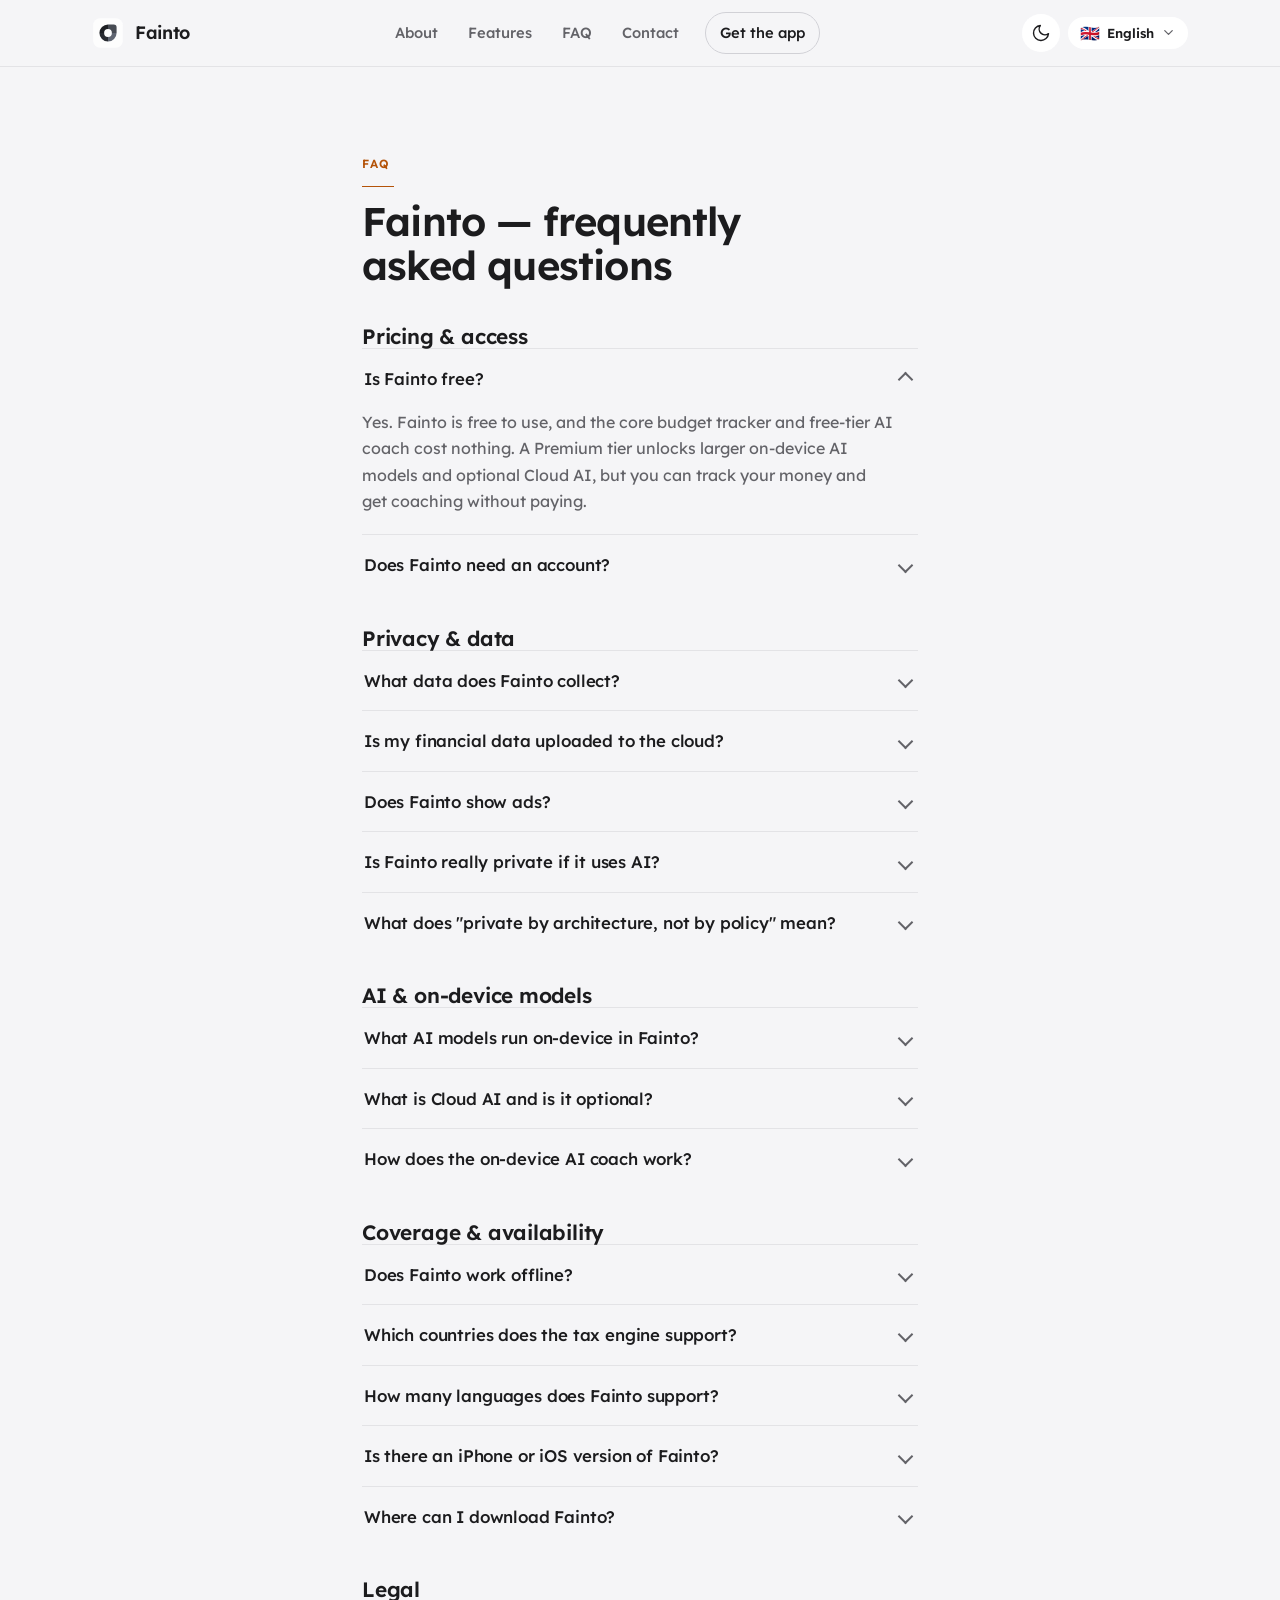
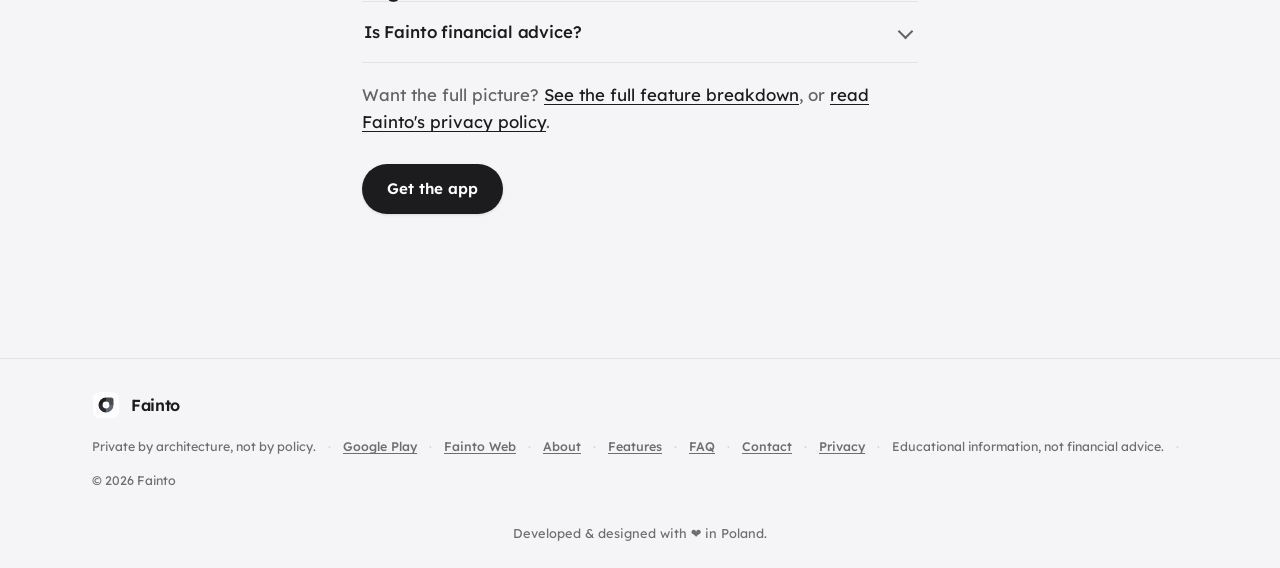
<file: faq.html>
<!doctype html>
<html lang="en">
  <head>
    <script src="theme-init.js?v=20260719"></script>
    <script src="lang-init.js?v=20260719"></script>
    <meta charset="UTF-8" />
    <meta name="viewport" content="width=device-width,initial-scale=1" />
    <title data-i18n="faq.title">Fainto FAQ — Private AI Budget Tracker</title>
    <meta
      name="description"
      content="Answers about Fainto: is it free, does it work offline, what data it collects, which countries the tax engine covers, and which AI models run on-device."
      data-i18n-attr="content:faq.desc"
    />
    <meta name="robots" content="index, follow, max-image-preview:large, max-snippet:-1, max-video-preview:-1" />
    <meta name="author" content="Mohsen Rezania" />
    <meta property="og:locale" content="en_US" />
    <meta name="theme-color" content="#27272F" />
    <link rel="icon" type="image/svg+xml" href="assets/favicon.svg" />
    <link rel="canonical" href="https://fainto.app/faq.html" />
    <link rel="icon" type="image/png" href="assets/favicon.png" />
    <link rel="apple-touch-icon" href="assets/apple-touch-icon.png" />
    <meta property="og:type" content="website" />
    <meta property="og:site_name" content="Fainto" />
    <meta property="og:url" content="https://fainto.app/faq.html" />
    <meta property="og:title" content="Fainto FAQ — Private AI Budget Tracker" />
    <meta
      property="og:description"
      content="Common questions about Fainto — cost, privacy, offline use, the 45-country tax engine, the on-device AI models, and whether there's an iPhone version."
    />
    <meta property="og:image" content="https://fainto.app/assets/og-image.png" />
    <meta property="og:image:width" content="1200" />
    <meta property="og:image:height" content="630" />
    <meta property="og:image:type" content="image/png" />
    <meta property="og:image:alt" content="Fainto — a private budget tracker with an on-device AI coach for Android." />
    <meta name="twitter:card" content="summary_large_image" />
    <meta name="twitter:title" content="Fainto FAQ — Private AI Budget Tracker" />
    <meta
      name="twitter:description"
      content="Common questions about Fainto — cost, privacy, offline use, the 45-country tax engine, the on-device AI models, and whether there's an iPhone version."
    />
    <meta name="twitter:image" content="https://fainto.app/assets/og-image.png" />
    <meta
      name="twitter:image:alt"
      content="Fainto — a private budget tracker with an on-device AI coach for Android."
    />
    <link rel="preload" as="font" type="font/woff2" href="assets/fonts/lexend-latin.woff2" crossorigin />
    <link rel="stylesheet" href="styles.css?v=20260720" />
    <script type="application/ld+json">
      {
        "@context": "https://schema.org",
        "@graph": [
          {
            "@type": "WebPage",
            "@id": "https://fainto.app/faq.html#webpage",
            "url": "https://fainto.app/faq.html",
            "name": "Fainto FAQ — Private AI Budget Tracker",
            "description": "Answers about Fainto: is it free, does it work offline, what data it collects, which countries the tax engine covers, and which AI models run on-device.",
            "inLanguage": "en",
            "isPartOf": { "@id": "https://fainto.app/#website" },
            "about": { "@id": "https://fainto.app/#app" },
            "publisher": { "@id": "https://fainto.app/#org" },
            "breadcrumb": { "@id": "https://fainto.app/faq.html#breadcrumb" }
          },
          {
            "@type": "BreadcrumbList",
            "@id": "https://fainto.app/faq.html#breadcrumb",
            "itemListElement": [
              { "@type": "ListItem", "position": 1, "name": "Home", "item": "https://fainto.app/" },
              { "@type": "ListItem", "position": 2, "name": "FAQ", "item": "https://fainto.app/faq.html" }
            ]
          },
          {
            "@type": "FAQPage",
            "@id": "https://fainto.app/faq.html#faq",
            "isPartOf": { "@id": "https://fainto.app/faq.html#webpage" },
            "mainEntity": [
              {
                "@type": "Question",
                "name": "Is Fainto free?",
                "acceptedAnswer": {
                  "@type": "Answer",
                  "text": "Yes. Fainto is free to use, and the core budget tracker and free-tier AI coach cost nothing. A Premium tier unlocks larger on-device AI models and optional Cloud AI, but you can track your money and get coaching without paying."
                }
              },
              {
                "@type": "Question",
                "name": "Does Fainto need an account?",
                "acceptedAnswer": {
                  "@type": "Answer",
                  "text": "No account is required. You can open Fainto and start tracking immediately. Accounts are optional, so you never have to hand over an email to see your own money."
                }
              },
              {
                "@type": "Question",
                "name": "What data does Fainto collect?",
                "acceptedAnswer": {
                  "@type": "Answer",
                  "text": "By default, nothing about your money leaves the device. The website's pages set no cookies and run no analytics or trackers (the optional web companion talks to Google's Firebase only for the pairing or sign-in you request — see the privacy policy), and the app is built so that your financial data stays on your phone. The app can show you 0 requests and 0 bytes sent. Anything is sent only when you deliberately opt in — Cloud AI, an account for backup & sync, or web pairing."
                }
              },
              {
                "@type": "Question",
                "name": "Is my financial data uploaded to the cloud?",
                "acceptedAnswer": {
                  "@type": "Answer",
                  "text": "Not by default. Fainto is private by architecture, not by policy: your data has nowhere to go unless you choose it. Opt-in Cloud AI sends your message with an aggregated summary, and an optional account backs up and syncs your data to your private space in the cloud — both strictly off until you enable them yourself."
                }
              },
              {
                "@type": "Question",
                "name": "Does Fainto show ads?",
                "acceptedAnswer": {
                  "@type": "Answer",
                  "text": "No. There are no ads in Fainto — nothing is wedged between your transactions — and there are no trackers, analytics, or cookies watching what you do."
                }
              },
              {
                "@type": "Question",
                "name": "Is Fainto really private if it uses AI?",
                "acceptedAnswer": {
                  "@type": "Answer",
                  "text": "Yes. In the default on-device mode, the AI runs on your phone, so using the coach does not send your data anywhere. Because the models are local, private AI and privacy are not a trade-off in Fainto — the coaching happens on your phone by default."
                }
              },
              {
                "@type": "Question",
                "name": "What does \"private by architecture, not by policy\" mean?",
                "acceptedAnswer": {
                  "@type": "Answer",
                  "text": "It means the privacy guarantee is built into how the app works, not just promised in a document. Your money data stays on the device because it has nowhere else to go by default, rather than because a policy says a company won't misuse it."
                }
              },
              {
                "@type": "Question",
                "name": "What AI models run on-device in Fainto?",
                "acceptedAnswer": {
                  "@type": "Answer",
                  "text": "Five language models run locally on your phone. On the free tier: SmolLM 135M and Qwen 2.5 0.5B. On Premium: Qwen 2.5 1.5B, DeepSeek R1 1.5B, and Phi-4 Mini 3.8B. All five run on-device, so the coaching happens on your phone rather than on a server."
                }
              },
              {
                "@type": "Question",
                "name": "What is Cloud AI and is it optional?",
                "acceptedAnswer": {
                  "@type": "Answer",
                  "text": "Cloud AI is an optional Premium feature that routes your questions to a larger model through OpenRouter when your phone can't hold one big enough. It is strictly opt-in and off by default — if you never enable it, nothing about your money is ever sent to the cloud."
                }
              },
              {
                "@type": "Question",
                "name": "How does the on-device AI coach work?",
                "acceptedAnswer": {
                  "@type": "Answer",
                  "text": "One of five local language models reads your spending and answers your money questions directly on the phone. You can pick a lightweight model for speed or a larger one for more depth, and it all runs without a round trip to the cloud."
                }
              },
              {
                "@type": "Question",
                "name": "Does Fainto work offline?",
                "acceptedAnswer": {
                  "@type": "Answer",
                  "text": "Yes. The AI models and your data live on the phone, so Fainto works fully offline — you can log spending and get coaching with the network off. Only the optional extras need a connection: opt-in Cloud AI, account backup & sync, and web pairing — all off unless you turn them on."
                }
              },
              {
                "@type": "Question",
                "name": "Which countries does the tax engine support?",
                "acceptedAnswer": {
                  "@type": "Answer",
                  "text": "Fainto's built-in income-tax engine covers 45 countries — 44 country configurations plus a bespoke Poland engine — so the numbers reflect where you actually live rather than a generic default."
                }
              },
              {
                "@type": "Question",
                "name": "How many languages does Fainto support?",
                "acceptedAnswer": {
                  "@type": "Answer",
                  "text": "The interface is localised in 25 languages, so the app reads naturally in your own language and pairs with the multi-country tax engine for your region."
                }
              },
              {
                "@type": "Question",
                "name": "Is there an iPhone or iOS version of Fainto?",
                "acceptedAnswer": {
                  "@type": "Answer",
                  "text": "Not yet. Fainto is available on Android now, and an iOS version is coming soon. There is no iPhone download link at this time."
                }
              },
              {
                "@type": "Question",
                "name": "Where can I download Fainto?",
                "acceptedAnswer": {
                  "@type": "Answer",
                  "text": "Fainto is on Google Play, listed as \"Fainto: AI Finance Coach\", at https://play.google.com/store/apps/details?id=com.vaultai.app. It is an Android app; iOS is coming soon."
                }
              },
              {
                "@type": "Question",
                "name": "Is Fainto financial advice?",
                "acceptedAnswer": {
                  "@type": "Answer",
                  "text": "No. Fainto provides educational information to help you understand and plan your money, including tax estimates. It is not financial or tax advice."
                }
              }
            ]
          }
        ]
      }
    </script>
  </head>
  <body>
    <a class="skip-link" href="#main" data-i18n="chrome.skip">Skip to content</a>
    <header class="nav" id="top" data-nav>
      <div class="wrap nav-inner">
        <a class="brand" href="index.html" aria-label="Fainto home" data-i18n-attr="aria-label:nav.brand.aria">
          <img src="assets/logo.svg" width="32" height="32" alt="" /> <span class="brand-name">Fainto</span>
        </a>
        <nav class="nav-links" aria-label="Primary" data-i18n-attr="aria-label:nav.aria">
          <a class="nav-link" href="about.html" data-i18n="nav.about">About</a>
          <a class="nav-link" href="features.html" data-i18n="nav.features">Features</a>
          <a class="nav-link" href="faq.html" aria-current="page" data-i18n="nav.faq">FAQ</a>
          <a class="nav-link" href="contact.html" data-i18n="nav.contact">Contact</a>
          <a class="nav-link" href="index.html#get" data-i18n="nav.getapp">Get the app</a>
        </nav>
        <div class="nav-tools">
          <button
            class="theme-toggle"
            type="button"
            data-theme-toggle
            aria-label="Switch to light theme"
            data-i18n-attr="aria-label:nav.theme.aria"
          >
            <svg
              class="glyph icon-sun"
              viewBox="0 0 24 24"
              aria-hidden="true"
              fill="none"
              stroke="currentColor"
              stroke-width="1.7"
              stroke-linecap="round"
              stroke-linejoin="round"
            >
              <circle cx="12" cy="12" r="4" />
              <path
                d="M12 2v2M12 20v2M4.9 4.9l1.4 1.4M17.7 17.7l1.4 1.4M2 12h2M20 12h2M4.9 19.1l1.4-1.4M17.7 6.3l1.4-1.4"
              />
            </svg>
            <svg
              class="glyph icon-moon"
              viewBox="0 0 24 24"
              aria-hidden="true"
              fill="none"
              stroke="currentColor"
              stroke-width="1.7"
              stroke-linecap="round"
              stroke-linejoin="round"
            >
              <path d="M21 12.8A9 9 0 1 1 11.2 3a7 7 0 0 0 9.8 9.8z" />
            </svg>
          </button>
          <div class="lang" data-lang>
            <button
              class="lang-btn"
              type="button"
              data-lang-btn
              aria-haspopup="menu"
              aria-expanded="false"
              aria-label="Language"
            >
              <span class="lang-flag" data-lang-flag>🇬🇧</span>
              <span class="lang-name" data-lang-name>English</span>
              <svg
                class="lang-caret"
                viewBox="0 0 24 24"
                aria-hidden="true"
                fill="none"
                stroke="currentColor"
                stroke-width="2"
                stroke-linecap="round"
                stroke-linejoin="round"
              >
                <path d="M6 9l6 6 6-6" />
              </svg>
            </button>
            <ul class="lang-menu" data-lang-menu role="menu" hidden>
              <li>
                <button class="lang-opt" type="button" data-lang-opt="en" role="menuitem">
                  <span class="lang-flag">🇬🇧</span><span>English</span>
                </button>
              </li>
              <li>
                <button class="lang-opt" type="button" data-lang-opt="de" role="menuitem">
                  <span class="lang-flag">🇩🇪</span><span>Deutsch</span>
                </button>
              </li>
              <li>
                <button class="lang-opt" type="button" data-lang-opt="pl" role="menuitem">
                  <span class="lang-flag">🇵🇱</span><span>Polski</span>
                </button>
              </li>
              <li>
                <button class="lang-opt" type="button" data-lang-opt="tr" role="menuitem">
                  <span class="lang-flag">🇹🇷</span><span>Türkçe</span>
                </button>
              </li>
              <li>
                <button class="lang-opt" type="button" data-lang-opt="fa" role="menuitem">
                  <span class="lang-flag"><img src="assets/flags/lion-sun.svg" alt="" width="19" height="14" loading="lazy" /></span><span class="lang-fa" lang="fa">فارسی</span>
                </button>
              </li>
            </ul>
          </div>
        </div>
      </div>
    </header>
    <main id="main" tabindex="-1">
      <section class="section page page-faq">
        <div class="wrap prose">
          <p class="eyebrow" data-i18n="faq.eyebrow">FAQ</p>
          <h1 data-i18n="faq.h1">Fainto — frequently asked questions</h1>

          <div class="faq-list">
            <h2 class="faq-group" data-i18n="faq.group.pricing">Pricing &amp; access</h2>
            <details class="faq-item" open>
              <summary><h3 class="faq-q" data-i18n="faq.q1">Is Fainto free?</h3></summary>
              <p data-i18n="faq.a1">
                Yes. Fainto is free to use, and the core budget tracker and free-tier AI coach cost nothing. A Premium
                tier unlocks larger on-device AI models and optional Cloud AI, but you can track your money and get
                coaching without paying.
              </p>
            </details>
            <details class="faq-item">
              <summary><h3 class="faq-q" data-i18n="faq.q2">Does Fainto need an account?</h3></summary>
              <p data-i18n="faq.a2">
                No account is required. You can open Fainto and start tracking immediately. Accounts are optional, so
                you never have to hand over an email to see your own money.
              </p>
            </details>
            <h2 class="faq-group" data-i18n="faq.group.privacy">Privacy &amp; data</h2>
            <details class="faq-item">
              <summary><h3 class="faq-q" data-i18n="faq.q4">What data does Fainto collect?</h3></summary>
              <p data-i18n="faq.a4">
                By default, nothing about your money leaves the device. The website's pages set no cookies and run no
                analytics or trackers (the optional web companion talks to Google's Firebase only for the pairing or
                sign-in you request — see the privacy policy), and the app is built so that your financial data stays
                on your phone. The app can show you 0 requests and 0 bytes sent. Anything is sent only when you
                deliberately opt in — Cloud AI, an account for backup &amp; sync, or web pairing.
              </p>
            </details>
            <details class="faq-item">
              <summary><h3 class="faq-q" data-i18n="faq.q5">Is my financial data uploaded to the cloud?</h3></summary>
              <p data-i18n="faq.a5">
                Not by default. Fainto is private by architecture, not by policy: your data has nowhere to go unless you
                choose it. Opt-in Cloud AI sends your message with an aggregated summary, and an optional account backs
                up and syncs your data to your private space in the cloud — both strictly off until you enable them
                yourself.
              </p>
            </details>
            <details class="faq-item">
              <summary><h3 class="faq-q" data-i18n="faq.q11">Does Fainto show ads?</h3></summary>
              <p data-i18n="faq.a11">
                No. There are no ads in Fainto — nothing is wedged between your transactions — and there are no
                trackers, analytics, or cookies watching what you do.
              </p>
            </details>
            <details class="faq-item">
              <summary><h3 class="faq-q" data-i18n="faq.q15">Is Fainto really private if it uses AI?</h3></summary>
              <p data-i18n="faq.a15">
                Yes. In the default on-device mode, the AI runs on your phone, so using the coach does not send your
                data anywhere. Because the models are local, private AI and privacy are not a trade-off in Fainto —
                the coaching happens on your phone by default.
              </p>
            </details>
            <details class="faq-item">
              <summary>
                <h3 class="faq-q" data-i18n="faq.q16">What does "private by architecture, not by policy" mean?</h3>
              </summary>
              <p data-i18n="faq.a16">
                It means the privacy guarantee is built into how the app works, not just promised in a document. Your
                money data stays on the device because it has nowhere else to go by default, rather than because a
                policy says a company won't misuse it.
              </p>
            </details>
            <h2 class="faq-group" data-i18n="faq.group.ai">AI &amp; on-device models</h2>
            <details class="faq-item">
              <summary><h3 class="faq-q" data-i18n="faq.q6">What AI models run on-device in Fainto?</h3></summary>
              <p data-i18n="faq.a6">
                Five language models run locally on your phone. On the free tier: SmolLM 135M and Qwen 2.5 0.5B. On
                Premium: Qwen 2.5 1.5B, DeepSeek R1 1.5B, and Phi-4 Mini 3.8B. All five run on-device, so the coaching
                happens on your phone rather than on a server.
              </p>
            </details>
            <details class="faq-item">
              <summary><h3 class="faq-q" data-i18n="faq.q7">What is Cloud AI and is it optional?</h3></summary>
              <p data-i18n="faq.a7">
                Cloud AI is an optional Premium feature that routes your questions to a larger model through OpenRouter
                when your phone can't hold one big enough. It is strictly opt-in and off by default — if you never
                enable it, nothing about your money is ever sent to the cloud.
              </p>
            </details>
            <details class="faq-item">
              <summary><h3 class="faq-q" data-i18n="faq.q14">How does the on-device AI coach work?</h3></summary>
              <p data-i18n="faq.a14">
                One of five local language models reads your spending and answers your money questions directly on the
                phone. You can pick a lightweight model for speed or a larger one for more depth, and it all runs
                without a round trip to the cloud.
              </p>
            </details>
            <h2 class="faq-group" data-i18n="faq.group.availability">Coverage &amp; availability</h2>
            <details class="faq-item">
              <summary><h3 class="faq-q" data-i18n="faq.q3">Does Fainto work offline?</h3></summary>
              <p data-i18n="faq.a3">
                Yes. The AI models and your data live on the phone, so Fainto works fully offline — you can log spending
                and get coaching with the network off. Only the optional extras need a connection: opt-in Cloud AI,
                account backup &amp; sync, and web pairing — all off unless you turn them on.
              </p>
            </details>
            <details class="faq-item">
              <summary><h3 class="faq-q" data-i18n="faq.q8">Which countries does the tax engine support?</h3></summary>
              <p data-i18n="faq.a8">
                Fainto's built-in income-tax engine covers 45 countries — 44 country configurations plus a bespoke
                Poland engine — so the numbers reflect where you actually live rather than a generic default.
              </p>
            </details>
            <details class="faq-item">
              <summary><h3 class="faq-q" data-i18n="faq.q9">How many languages does Fainto support?</h3></summary>
              <p data-i18n="faq.a9">
                The interface is localised in 25 languages, so the app reads naturally in your own language and pairs
                with the multi-country tax engine for your region.
              </p>
            </details>
            <details class="faq-item">
              <summary><h3 class="faq-q" data-i18n="faq.q10">Is there an iPhone or iOS version of Fainto?</h3></summary>
              <p data-i18n="faq.a10">
                Not yet. Fainto is available on Android now, and an iOS version is coming soon. There is no iPhone
                download link at this time.
              </p>
            </details>
            <details class="faq-item">
              <summary><h3 class="faq-q" data-i18n="faq.q12">Where can I download Fainto?</h3></summary>
              <p data-i18n="faq.a12" data-i18n-html="1">
                Fainto is on Google Play, listed as "Fainto: AI Finance Coach", at
                <a href="https://play.google.com/store/apps/details?id=com.vaultai.app" target="_blank" rel="noopener"
                  >https://play.google.com/store/apps/details?id=com.vaultai.app</a
                >. It is an Android app; iOS is coming soon.
              </p>
            </details>
            <h2 class="faq-group" data-i18n="faq.group.legal">Legal</h2>
            <details class="faq-item">
              <summary><h3 class="faq-q" data-i18n="faq.q13">Is Fainto financial advice?</h3></summary>
              <p data-i18n="faq.a13">
                No. Fainto provides educational information to help you understand and plan your money, including tax
                estimates. It is not financial or tax advice.
              </p>
            </details>
          </div>

          <p data-i18n="faq.outro" data-i18n-html="1">
            Want the full picture? <a href="features.html">See the full feature breakdown</a>, or
            <a href="privacy.html">read Fainto's privacy policy</a>.
          </p>
          <p class="prose-cta" data-i18n="faq.cta" data-i18n-html="1">
            <a class="btn-primary" href="index.html#get">Get the app</a>
          </p>
        </div>
      </section>
    </main>
    <footer class="footer-wrap">
      <div class="wrap footer">
        <a class="brand" href="index.html" aria-label="Fainto home" data-i18n-attr="aria-label:nav.brand.aria">
          <img src="assets/logo.svg" width="28" height="28" alt="" /> <span class="brand-name">Fainto</span>
        </a>
        <div class="footer-meta">
          <span data-i18n="footer.tagline">Private by architecture, not by policy.</span>
          <span aria-hidden="true">·</span>
          <a
            href="https://play.google.com/store/apps/details?id=com.vaultai.app"
            target="_blank"
            rel="noopener"
            aria-label="Get it on Google Play (opens in a new tab)"
            data-i18n-attr="aria-label:store.googleplay.aria"
            data-i18n="footer.link.googleplay"
            >Google&nbsp;Play</a
          >
          <span aria-hidden="true">·</span>
          <a href="web/" aria-label="Open Fainto Web in your browser" data-i18n-attr="aria-label:store.web.aria"
            >Fainto&nbsp;Web</a
          >
          <span aria-hidden="true">·</span> <a href="about.html" data-i18n="footer.link.about">About</a>
          <span aria-hidden="true">·</span>
          <a href="features.html" data-i18n="footer.link.features">Features</a>
          <span aria-hidden="true">·</span> <a href="faq.html" data-i18n="footer.link.faq">FAQ</a>
          <span aria-hidden="true">·</span> <a href="contact.html" data-i18n="footer.link.contact">Contact</a>
          <span aria-hidden="true">·</span>
          <a href="privacy.html" data-i18n="footer.link.privacy">Privacy</a>
          <span aria-hidden="true">·</span>
          <span data-i18n="footer.disclaimer">Educational information, not financial advice.</span>
          <span aria-hidden="true">·</span> <span data-i18n="footer.copyright">&copy; 2026 Fainto</span>
        </div>
      </div>
      <p class="made" data-i18n="footer.made">Developed &amp; designed with ❤️ in Poland.</p>
    </footer>
    <script src="theme.js?v=20260719" defer="defer"></script>
    <script src="lang.js?v=20260719" defer="defer"></script>
    <script src="app.js?v=20260720" defer="defer"></script>
  </body>
</html>
</file>
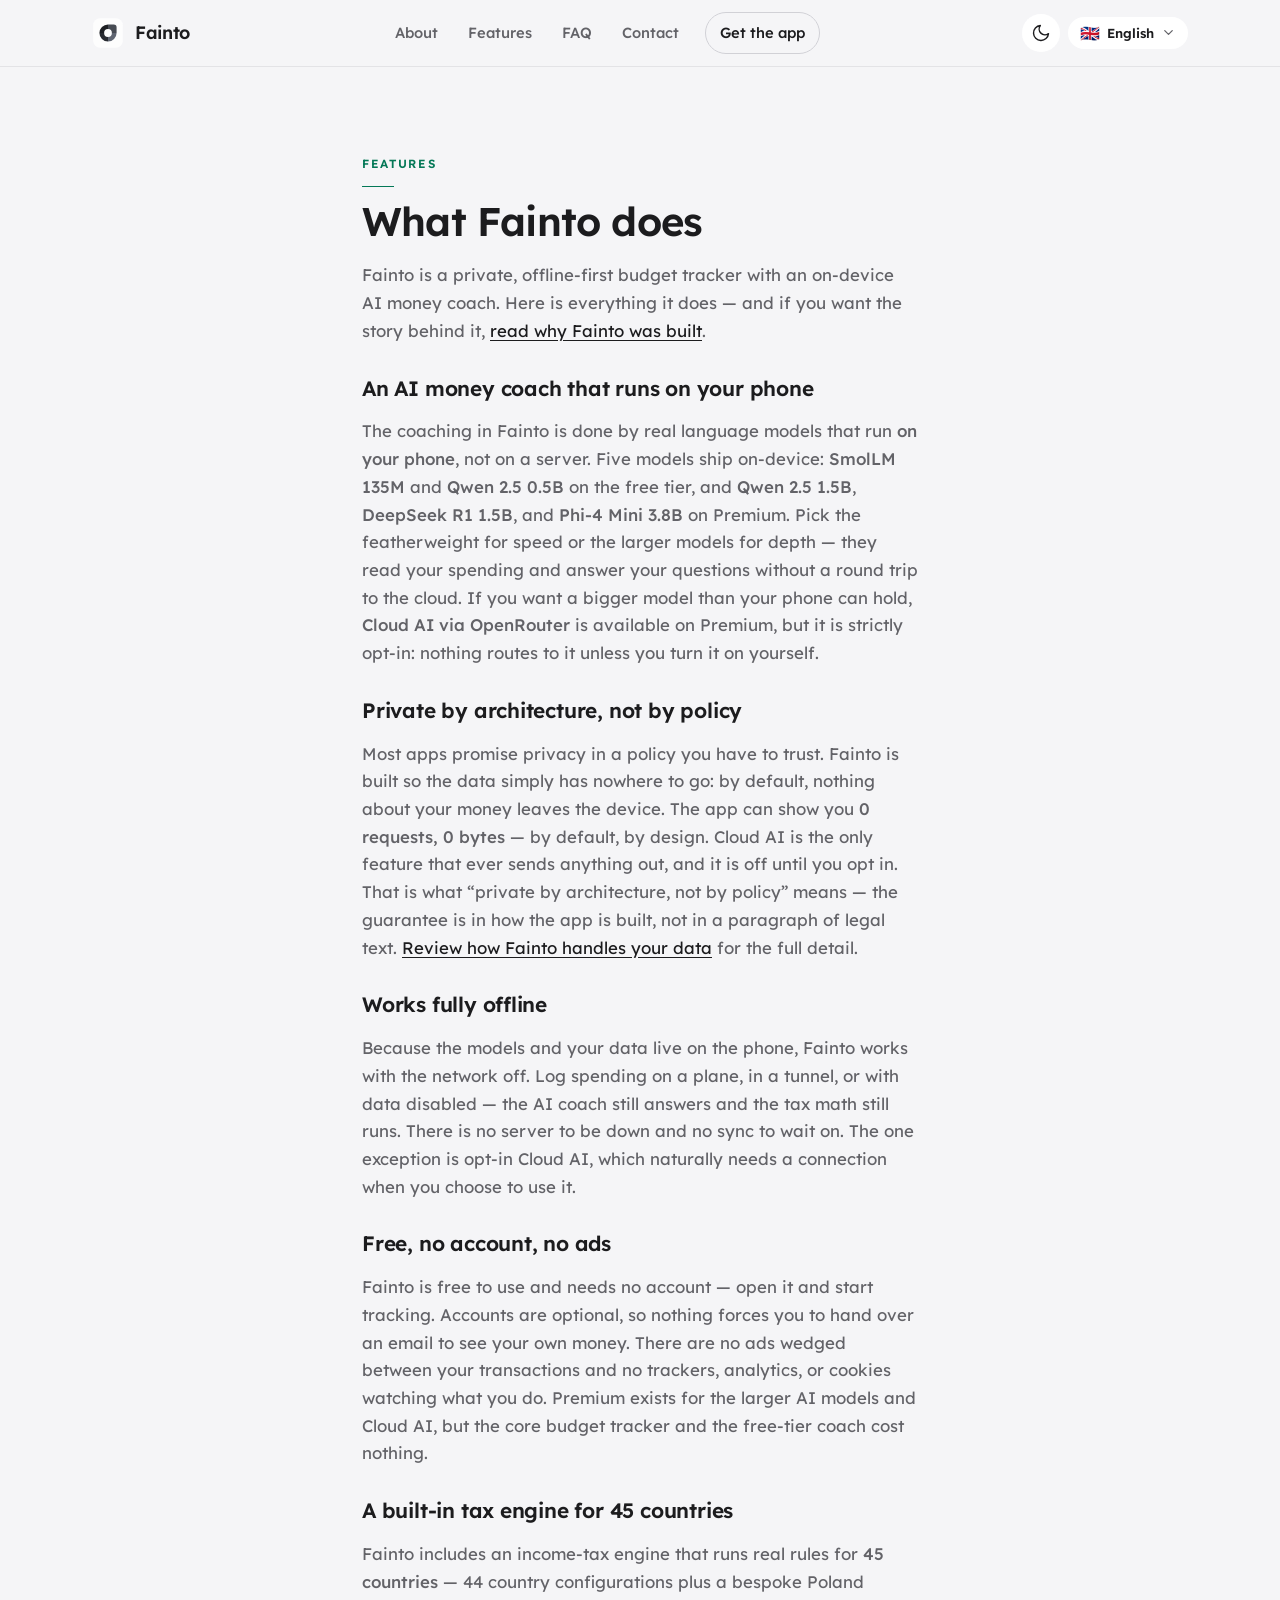
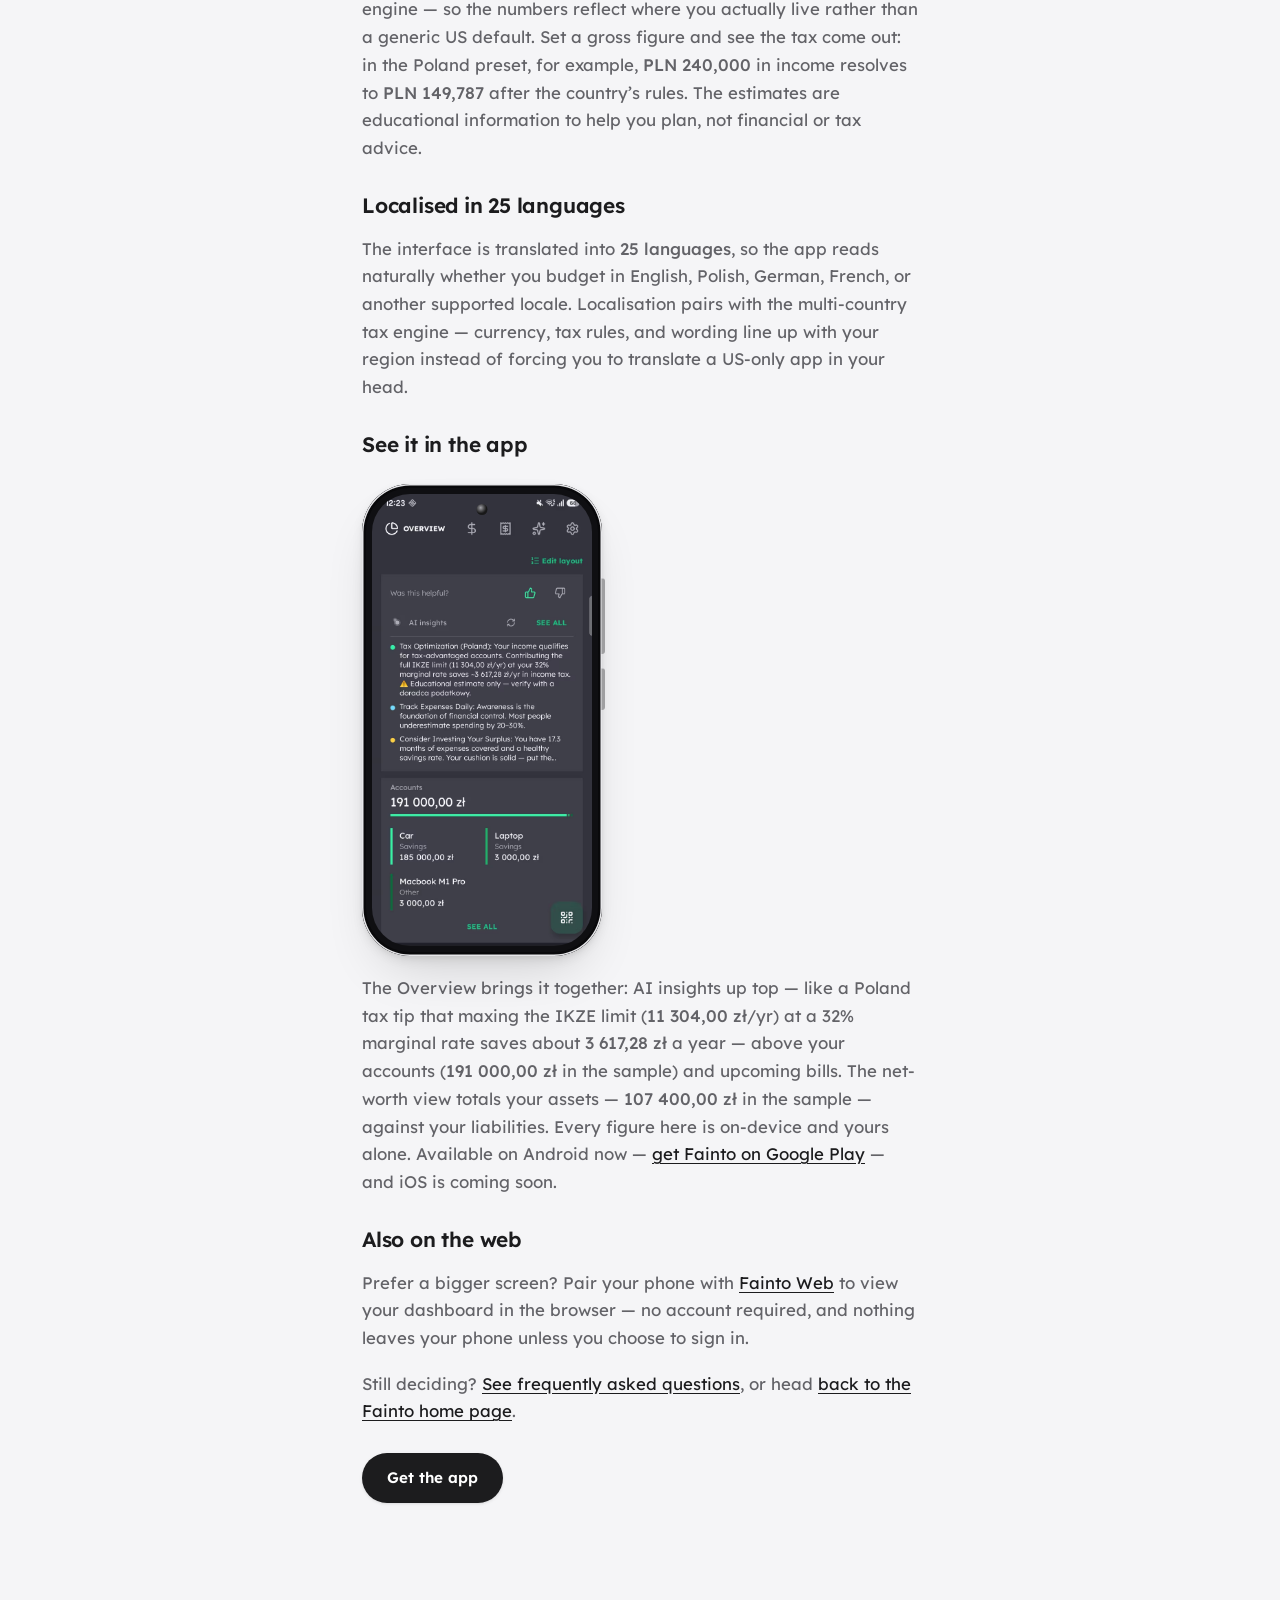
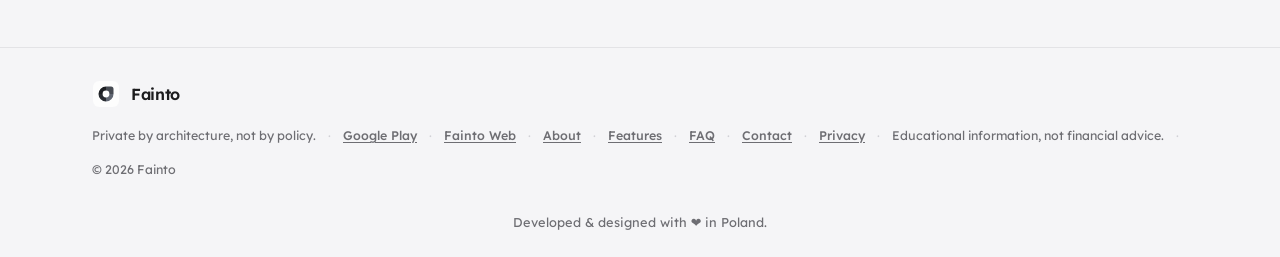
<file: features.html>
<!doctype html>
<html lang="en">
  <head>
    <script src="theme-init.js?v=20260719"></script>
    <script src="lang-init.js?v=20260719"></script>
    <meta charset="UTF-8" />
    <meta name="viewport" content="width=device-width,initial-scale=1" />
    <title data-i18n="features.title">Features — Fainto Private Budget Tracker</title>
    <meta
      name="description"
      content="Fainto's features: an on-device AI coach, private-by-architecture design, a 45-country tax engine, 25 languages, no account, no ads, works offline."
      data-i18n-attr="content:features.desc"
    />
    <meta name="robots" content="index, follow, max-image-preview:large, max-snippet:-1, max-video-preview:-1" />
    <meta name="author" content="Mohsen Rezania" />
    <meta property="og:locale" content="en_US" />
    <meta name="theme-color" content="#27272F" />
    <link rel="icon" type="image/svg+xml" href="assets/favicon.svg" />
    <link rel="canonical" href="https://fainto.app/features.html" />
    <link rel="icon" type="image/png" href="assets/favicon.png" />
    <link rel="apple-touch-icon" href="assets/apple-touch-icon.png" />
    <meta property="og:type" content="website" />
    <meta property="og:site_name" content="Fainto" />
    <meta property="og:url" content="https://fainto.app/features.html" />
    <meta property="og:title" content="Features — Fainto Private Budget Tracker" />
    <meta
      property="og:description"
      content="See what Fainto does — five on-device AI models, nothing uploaded by default, a 45-country tax engine, and no account required. Free and offline."
    />
    <meta property="og:image" content="https://fainto.app/assets/og-image.png" />
    <meta property="og:image:width" content="1200" />
    <meta property="og:image:height" content="630" />
    <meta property="og:image:type" content="image/png" />
    <meta property="og:image:alt" content="Fainto — a private budget tracker with an on-device AI coach for Android." />
    <meta name="twitter:card" content="summary_large_image" />
    <meta name="twitter:title" content="Features — Fainto Private Budget Tracker" />
    <meta
      name="twitter:description"
      content="See what Fainto does — five on-device AI models, nothing uploaded by default, a 45-country tax engine, and no account required. Free and offline."
    />
    <meta name="twitter:image" content="https://fainto.app/assets/og-image.png" />
    <meta
      name="twitter:image:alt"
      content="Fainto — a private budget tracker with an on-device AI coach for Android."
    />
    <link rel="preload" as="font" type="font/woff2" href="assets/fonts/lexend-latin.woff2" crossorigin />
    <link rel="stylesheet" href="styles.css?v=20260720" />
    <script type="application/ld+json">
      {
        "@context": "https://schema.org",
        "@graph": [
          {
            "@type": "WebPage",
            "@id": "https://fainto.app/features.html#webpage",
            "url": "https://fainto.app/features.html",
            "name": "Features — Fainto Private Budget Tracker",
            "description": "Fainto's features: an on-device AI coach, private-by-architecture design, a 45-country tax engine, 25 languages, no account, no ads, works offline.",
            "inLanguage": "en",
            "isPartOf": { "@id": "https://fainto.app/#website" },
            "primaryImageOfPage": "https://fainto.app/assets/og-image.png",
            "about": { "@id": "https://fainto.app/#app" },
            "publisher": { "@id": "https://fainto.app/#org" },
            "breadcrumb": { "@id": "https://fainto.app/features.html#breadcrumb" }
          },
          {
            "@type": "BreadcrumbList",
            "@id": "https://fainto.app/features.html#breadcrumb",
            "itemListElement": [
              { "@type": "ListItem", "position": 1, "name": "Home", "item": "https://fainto.app/" },
              { "@type": "ListItem", "position": 2, "name": "Features", "item": "https://fainto.app/features.html" }
            ]
          }
        ]
      }
    </script>
    <!-- #org / #website / #app are defined in full only on index.html; referencing them by @id here is valid — Google merges nodes by @id across the site. Do NOT duplicate those blocks onto this page. -->
  </head>
  <body>
    <a class="skip-link" href="#main" data-i18n="chrome.skip">Skip to content</a>
    <header class="nav" id="top" data-nav>
      <div class="wrap nav-inner">
        <a class="brand" href="index.html" aria-label="Fainto home" data-i18n-attr="aria-label:nav.brand.aria">
          <img src="assets/logo.svg" width="32" height="32" alt="" /> <span class="brand-name">Fainto</span>
        </a>
        <nav class="nav-links" aria-label="Primary" data-i18n-attr="aria-label:nav.aria">
          <a class="nav-link" href="about.html" data-i18n="nav.about">About</a>
          <a class="nav-link" href="features.html" aria-current="page" data-i18n="nav.features">Features</a>
          <a class="nav-link" href="faq.html" data-i18n="nav.faq">FAQ</a>
          <a class="nav-link" href="contact.html" data-i18n="nav.contact">Contact</a>
          <a class="nav-link" href="index.html#get" data-i18n="nav.getapp">Get the app</a>
        </nav>
        <div class="nav-tools">
          <button
            class="theme-toggle"
            type="button"
            data-theme-toggle
            aria-label="Switch to light theme"
            data-i18n-attr="aria-label:nav.theme.aria"
          >
            <svg
              class="glyph icon-sun"
              viewBox="0 0 24 24"
              aria-hidden="true"
              fill="none"
              stroke="currentColor"
              stroke-width="1.7"
              stroke-linecap="round"
              stroke-linejoin="round"
            >
              <circle cx="12" cy="12" r="4" />
              <path
                d="M12 2v2M12 20v2M4.9 4.9l1.4 1.4M17.7 17.7l1.4 1.4M2 12h2M20 12h2M4.9 19.1l1.4-1.4M17.7 6.3l1.4-1.4"
              />
            </svg>
            <svg
              class="glyph icon-moon"
              viewBox="0 0 24 24"
              aria-hidden="true"
              fill="none"
              stroke="currentColor"
              stroke-width="1.7"
              stroke-linecap="round"
              stroke-linejoin="round"
            >
              <path d="M21 12.8A9 9 0 1 1 11.2 3a7 7 0 0 0 9.8 9.8z" />
            </svg>
          </button>
          <div class="lang" data-lang>
            <button
              class="lang-btn"
              type="button"
              data-lang-btn
              aria-haspopup="menu"
              aria-expanded="false"
              aria-label="Language"
            >
              <span class="lang-flag" data-lang-flag>🇬🇧</span>
              <span class="lang-name" data-lang-name>English</span>
              <svg
                class="lang-caret"
                viewBox="0 0 24 24"
                aria-hidden="true"
                fill="none"
                stroke="currentColor"
                stroke-width="2"
                stroke-linecap="round"
                stroke-linejoin="round"
              >
                <path d="M6 9l6 6 6-6" />
              </svg>
            </button>
            <ul class="lang-menu" data-lang-menu role="menu" hidden>
              <li>
                <button class="lang-opt" type="button" data-lang-opt="en" role="menuitem">
                  <span class="lang-flag">🇬🇧</span><span>English</span>
                </button>
              </li>
              <li>
                <button class="lang-opt" type="button" data-lang-opt="de" role="menuitem">
                  <span class="lang-flag">🇩🇪</span><span>Deutsch</span>
                </button>
              </li>
              <li>
                <button class="lang-opt" type="button" data-lang-opt="pl" role="menuitem">
                  <span class="lang-flag">🇵🇱</span><span>Polski</span>
                </button>
              </li>
              <li>
                <button class="lang-opt" type="button" data-lang-opt="tr" role="menuitem">
                  <span class="lang-flag">🇹🇷</span><span>Türkçe</span>
                </button>
              </li>
              <li>
                <button class="lang-opt" type="button" data-lang-opt="fa" role="menuitem">
                  <span class="lang-flag"><img src="assets/flags/lion-sun.svg" alt="" width="19" height="14" loading="lazy" /></span><span class="lang-fa" lang="fa">فارسی</span>
                </button>
              </li>
            </ul>
          </div>
        </div>
      </div>
    </header>
    <main id="main" tabindex="-1">
      <section class="section page page-features">
        <div class="wrap prose">
          <p class="eyebrow" data-i18n="features.eyebrow">Features</p>
          <h1 data-i18n="features.h1">What Fainto does</h1>
          <p data-i18n="features.intro" data-i18n-html="1">
            Fainto is a private, offline-first budget tracker with an on-device AI money coach. Here is everything it
            does — and if you want the story behind it, <a href="about.html">read why Fainto was built</a>.
          </p>
          <h2 data-i18n="features.h2.coach">An AI money coach that runs on your phone</h2>
          <p data-i18n="features.coach.p" data-i18n-html="1">
            The coaching in Fainto is done by real language models that run <strong>on your phone</strong>, not on a
            server. Five models ship on-device: <strong>SmolLM 135M</strong> and <strong>Qwen 2.5 0.5B</strong> on the
            free tier, and <strong>Qwen 2.5 1.5B</strong>, <strong>DeepSeek R1 1.5B</strong>, and
            <strong>Phi-4 Mini 3.8B</strong> on Premium. Pick the featherweight for speed or the larger models for depth
            — they read your spending and answer your questions without a round trip to the cloud. If you want a bigger
            model than your phone can hold, <strong>Cloud AI via OpenRouter</strong> is available on Premium, but it is
            strictly opt-in: nothing routes to it unless you turn it on yourself.
          </p>
          <h2 data-i18n="features.h2.private">Private by architecture, not by policy</h2>
          <p data-i18n="features.private.p" data-i18n-html="1">
            Most apps promise privacy in a policy you have to trust. Fainto is built so the data simply has nowhere to
            go: by default, nothing about your money leaves the device. The app can show you
            <strong>0 requests, 0 bytes</strong> — by default, by design. Cloud AI is the only feature that ever sends
            anything out, and it is off until you opt in. That is what &ldquo;private by architecture, not by
            policy&rdquo; means — the guarantee is in how the app is built, not in a paragraph of legal text.
            <a href="privacy.html">Review how Fainto handles your data</a> for the full detail.
          </p>
          <h2 data-i18n="features.h2.offline">Works fully offline</h2>
          <p data-i18n="features.offline.p">
            Because the models and your data live on the phone, Fainto works with the network off. Log spending on a
            plane, in a tunnel, or with data disabled — the AI coach still answers and the tax math still runs. There is
            no server to be down and no sync to wait on. The one exception is opt-in Cloud AI, which naturally needs a
            connection when you choose to use it.
          </p>
          <h2 data-i18n="features.h2.free">Free, no account, no ads</h2>
          <p data-i18n="features.free.p">
            Fainto is free to use and needs no account — open it and start tracking. Accounts are optional, so nothing
            forces you to hand over an email to see your own money. There are no ads wedged between your transactions
            and no trackers, analytics, or cookies watching what you do. Premium exists for the larger AI models and
            Cloud AI, but the core budget tracker and the free-tier coach cost nothing.
          </p>
          <h2 data-i18n="features.h2.tax">A built-in tax engine for 45 countries</h2>
          <p data-i18n="features.tax.p" data-i18n-html="1">
            Fainto includes an income-tax engine that runs real rules for <strong>45 countries</strong> — 44 country
            configurations plus a bespoke Poland engine — so the numbers reflect where you actually live rather than a
            generic US default. Set a gross figure and see the tax come out: in the Poland preset, for example,
            <strong>PLN 240,000</strong> in income resolves to <strong>PLN 149,787</strong> after the country&rsquo;s
            rules. The estimates are educational information to help you plan, not financial or tax advice.
          </p>
          <h2 data-i18n="features.h2.localised">Localised in 25 languages</h2>
          <p data-i18n="features.localised.p" data-i18n-html="1">
            The interface is translated into <strong>25 languages</strong>, so the app reads naturally whether you
            budget in English, Polish, German, French, or another supported locale. Localisation pairs with the
            multi-country tax engine — currency, tax rules, and wording line up with your region instead of forcing you
            to translate a US-only app in your head.
          </p>
          <h2 data-i18n="features.h2.seeit">See it in the app</h2>
          <figure class="hero-shot features-shot">
            <span class="cam" aria-hidden="true"></span>
            <picture>
              <source srcset="assets/screens/overview.avif?v=20260720" type="image/avif" />
              <source srcset="assets/screens/overview.webp?v=20260720" type="image/webp" />
              <img
                src="assets/screens/overview.png?v=20260720"
                width="640"
                height="1316"
                loading="lazy"
                decoding="async"
                alt="Fainto's overview: AI insights — a tax-optimization tip on the Polish IKZE limit — above accounts totalling 191 000,00 zł."
                data-i18n-attr="alt:hero.slide1.alt"
              />
            </picture>
          </figure>
          <p data-i18n="features.seeit.p" data-i18n-html="1">
            The Overview brings it together: AI insights up top — like a Poland tax tip that maxing the IKZE limit
            (<strong>11 304,00 zł</strong>/yr) at a 32% marginal rate saves about <strong>3 617,28 zł</strong> a year —
            above your accounts (<strong>191 000,00 zł</strong> in the sample) and upcoming bills. The net-worth view
            totals your assets — <strong>107 400,00 zł</strong> in the sample — against your liabilities. Every figure
            here is on-device and yours alone. Available on Android now —
            <a href="https://play.google.com/store/apps/details?id=com.vaultai.app" target="_blank" rel="noopener"
              >get Fainto on Google Play</a
            >
            — and iOS is coming soon.
          </p>
          <h2 data-i18n="features.h2.web">Also on the web</h2>
          <p data-i18n="features.web.p" data-i18n-html="1">
            Prefer a bigger screen? Pair your phone with <a href="web/">Fainto Web</a> to view your dashboard in the
            browser — no account required, and nothing leaves your phone unless you choose to sign in.
          </p>
          <p data-i18n="features.closing.p" data-i18n-html="1">
            Still deciding? <a href="faq.html">See frequently asked questions</a>, or head
            <a href="index.html">back to the Fainto home page</a>.
          </p>
          <p class="prose-cta" data-i18n="features.cta" data-i18n-html="1">
            <a class="btn-primary" href="index.html#get">Get the app</a>
          </p>
        </div>
      </section>
    </main>
    <footer class="footer-wrap">
      <div class="wrap footer">
        <a class="brand" href="index.html" aria-label="Fainto home" data-i18n-attr="aria-label:nav.brand.aria">
          <img src="assets/logo.svg" width="28" height="28" alt="" /> <span class="brand-name">Fainto</span>
        </a>
        <div class="footer-meta">
          <span data-i18n="footer.tagline">Private by architecture, not by policy.</span>
          <span aria-hidden="true">·</span>
          <a
            href="https://play.google.com/store/apps/details?id=com.vaultai.app"
            target="_blank"
            rel="noopener"
            aria-label="Get it on Google Play (opens in a new tab)"
            data-i18n-attr="aria-label:store.googleplay.aria"
            data-i18n="footer.link.googleplay"
            >Google&nbsp;Play</a
          >
          <span aria-hidden="true">·</span>
          <a href="web/" aria-label="Open Fainto Web in your browser" data-i18n-attr="aria-label:store.web.aria"
            >Fainto&nbsp;Web</a
          >
          <span aria-hidden="true">·</span>
          <a href="about.html" data-i18n="footer.link.about">About</a> <span aria-hidden="true">·</span>
          <a href="features.html" data-i18n="footer.link.features">Features</a> <span aria-hidden="true">·</span>
          <a href="faq.html" data-i18n="footer.link.faq">FAQ</a> <span aria-hidden="true">·</span>
          <a href="contact.html" data-i18n="footer.link.contact">Contact</a> <span aria-hidden="true">·</span>
          <a href="privacy.html" data-i18n="footer.link.privacy">Privacy</a> <span aria-hidden="true">·</span>
          <span data-i18n="footer.disclaimer">Educational information, not financial advice.</span>
          <span aria-hidden="true">·</span> <span data-i18n="footer.copyright">&copy; 2026 Fainto</span>
        </div>
      </div>
      <p class="made" data-i18n="footer.made">Developed &amp; designed with ❤️ in Poland.</p>
    </footer>
    <script src="theme.js?v=20260719" defer="defer"></script>
    <script src="lang.js?v=20260719" defer="defer"></script>
    <script src="app.js?v=20260720" defer="defer"></script>
  </body>
</html>
</file>
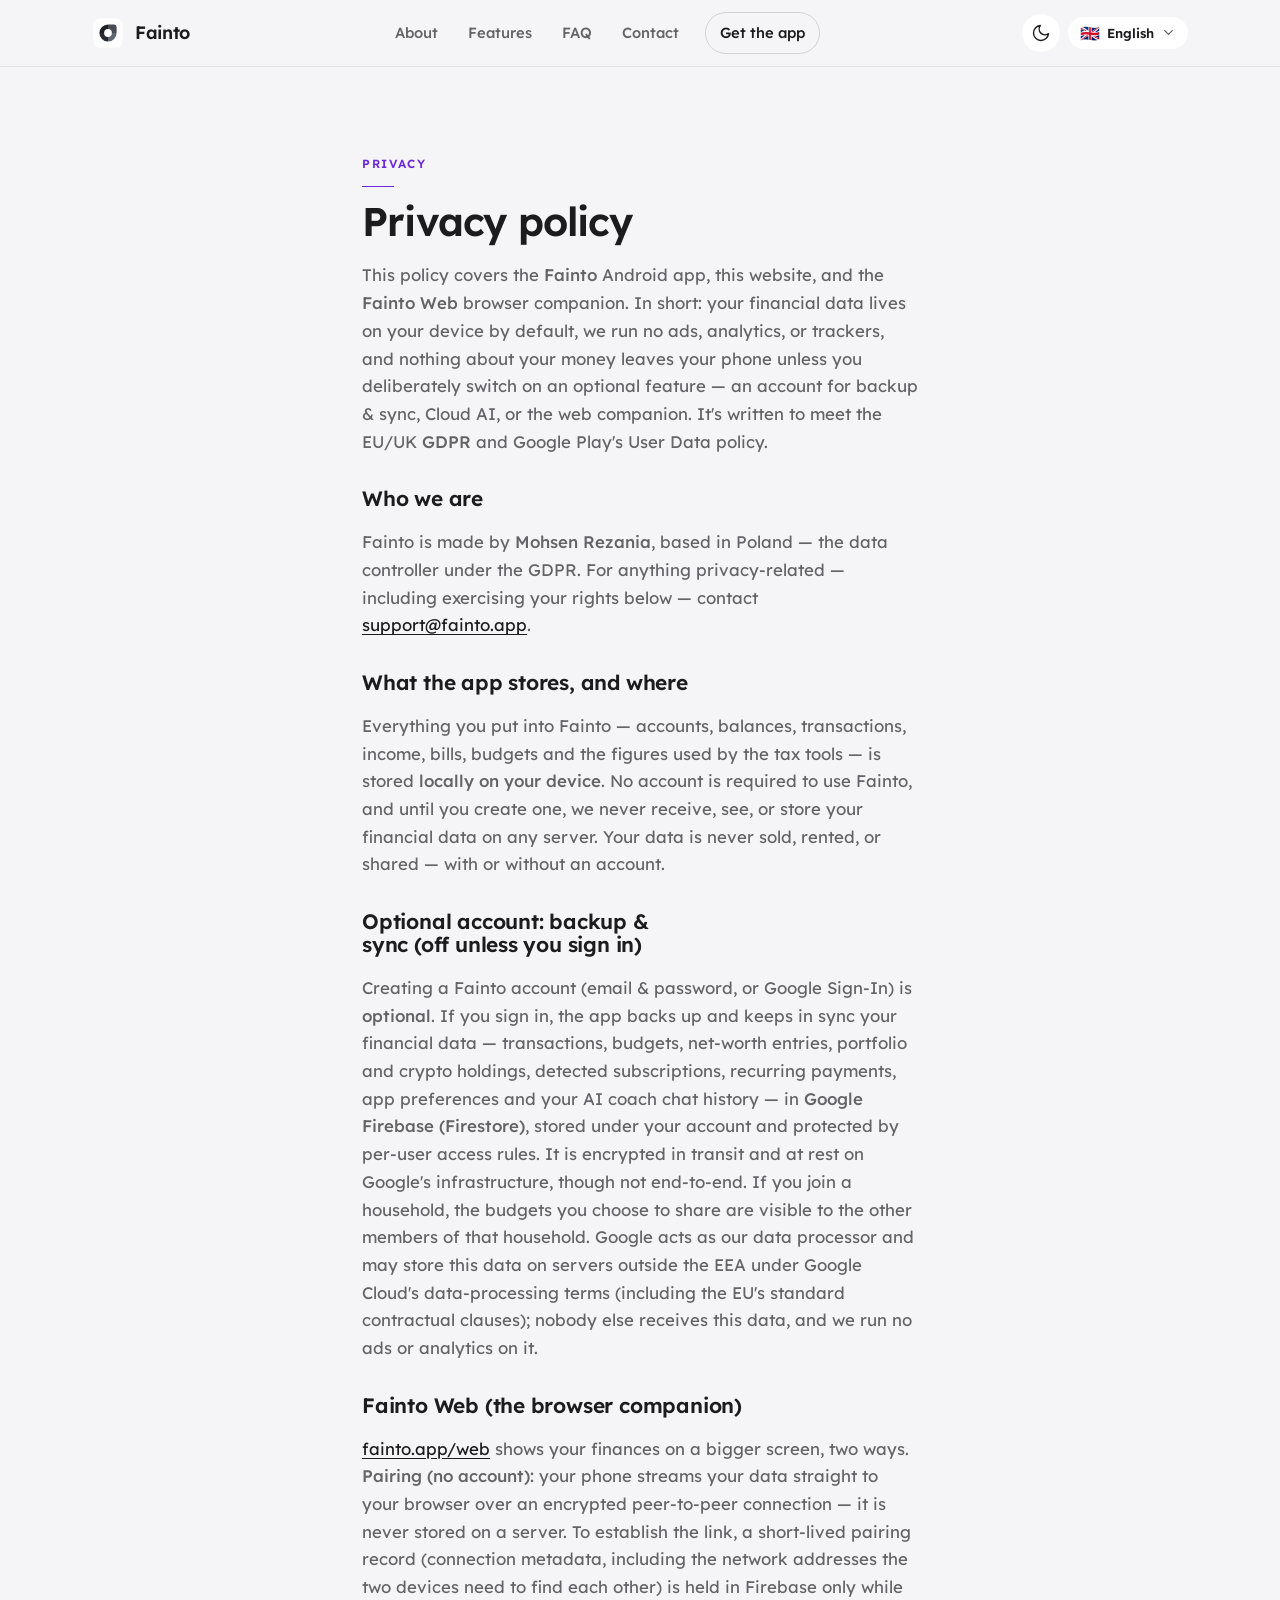
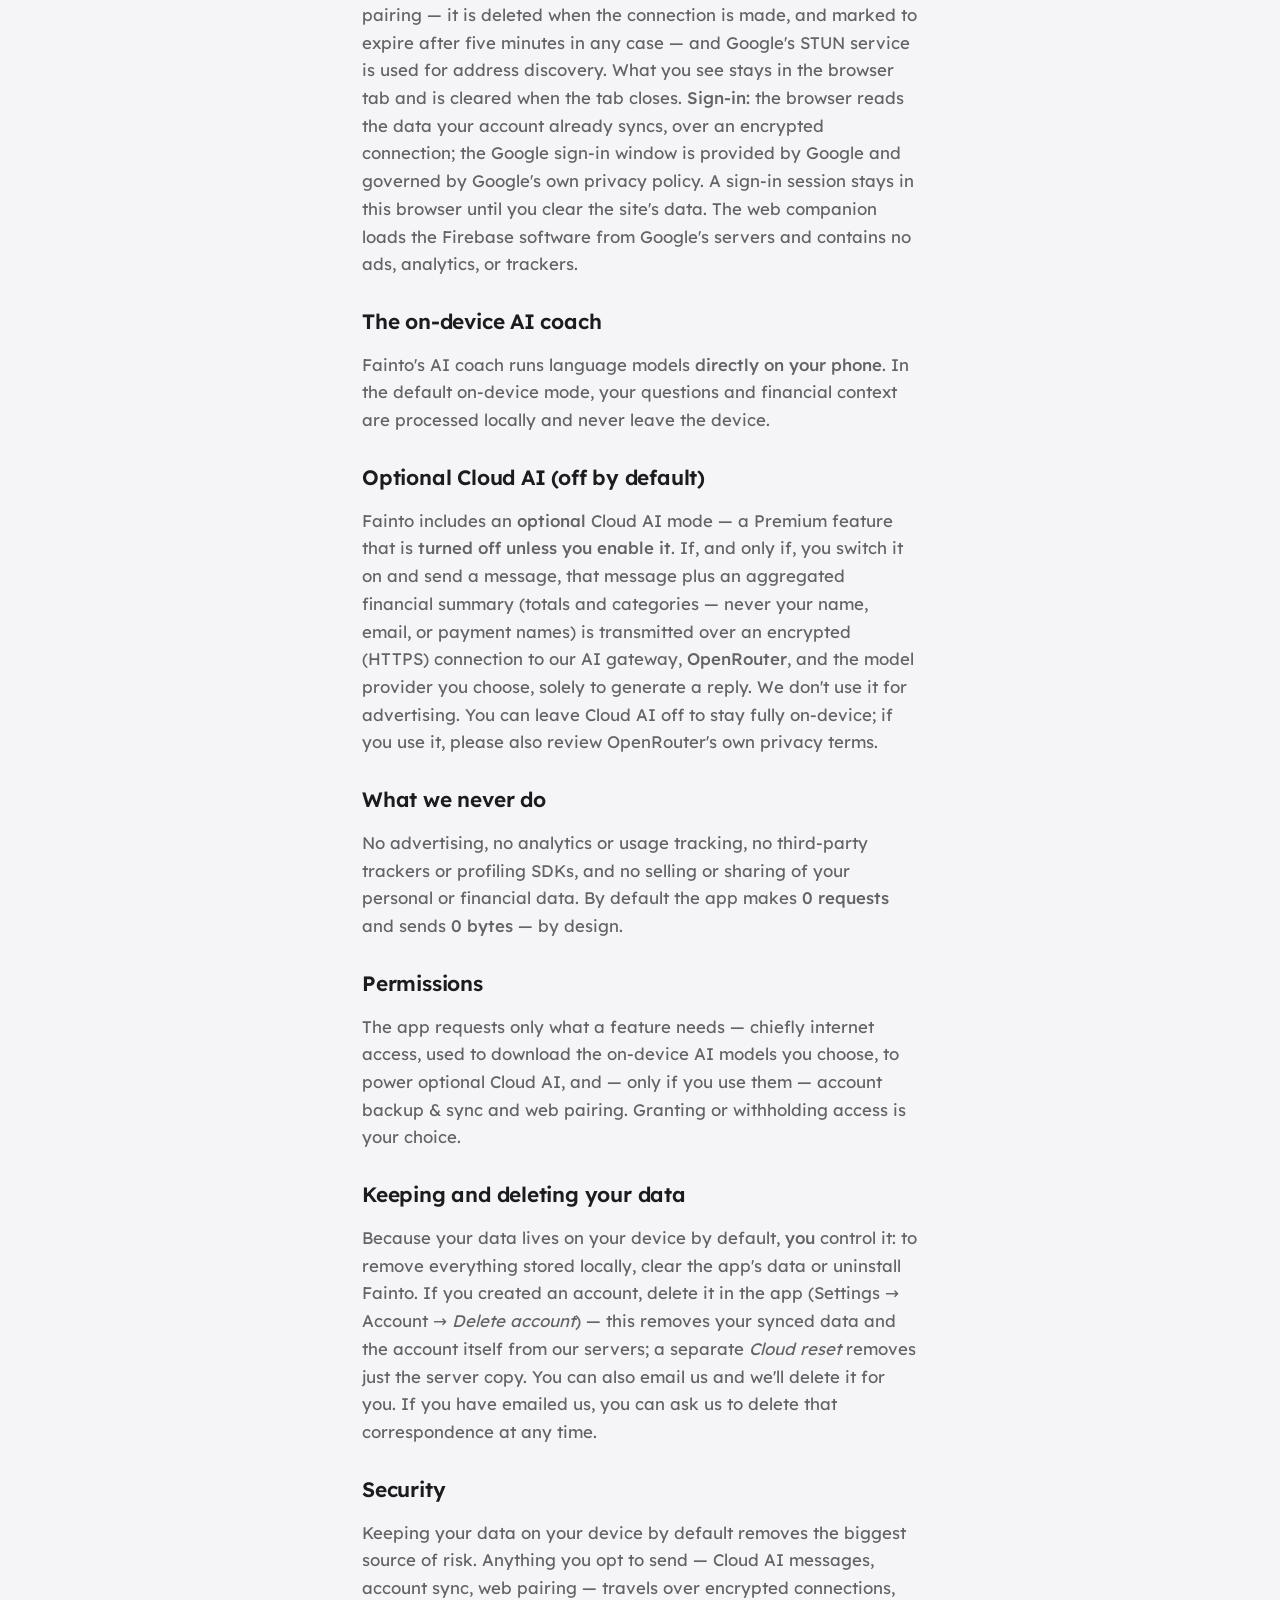
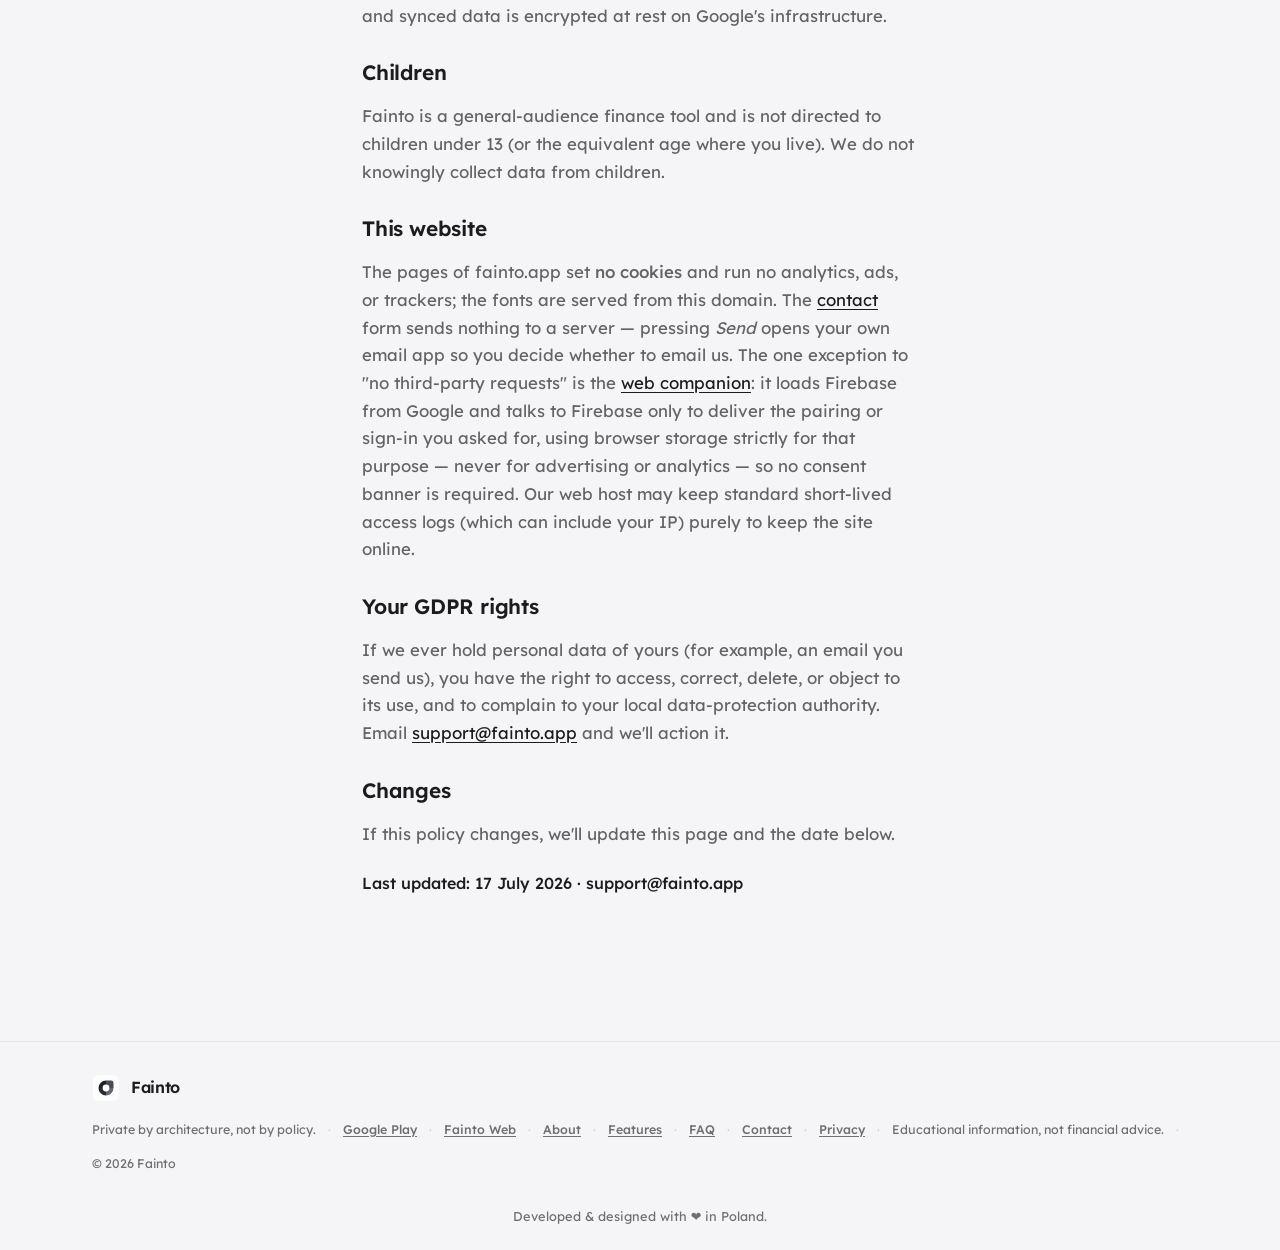
<file: privacy.html>
<!doctype html>
<html lang="en">
  <head>
    <script src="theme-init.js?v=20260719"></script>
    <script src="lang-init.js?v=20260719"></script>
    <meta charset="UTF-8" />
    <meta name="viewport" content="width=device-width,initial-scale=1" />
    <title data-i18n="privacy.title">Privacy Policy — Fainto</title>
    <meta
      name="description"
      content="How Fainto handles your data: local-first by design, no ads or trackers, optional encrypted backup &amp; sync, and your GDPR rights — explained in plain language."
      data-i18n-attr="content:privacy.desc"
    />
    <meta name="robots" content="index, follow, max-image-preview:large, max-snippet:-1, max-video-preview:-1" />
    <meta name="author" content="Mohsen Rezania" />
    <meta name="theme-color" content="#27272F" />
    <link rel="icon" type="image/svg+xml" href="assets/favicon.svg" />
    <link rel="canonical" href="https://fainto.app/privacy.html" />
    <link rel="icon" type="image/png" href="assets/favicon.png" />
    <link rel="apple-touch-icon" href="assets/apple-touch-icon.png" />
    <meta property="og:type" content="website" />
    <meta property="og:site_name" content="Fainto" />
    <meta property="og:locale" content="en_US" />
    <meta property="og:url" content="https://fainto.app/privacy.html" />
    <meta property="og:title" content="Privacy Policy — Fainto" />
    <meta
      property="og:description"
      content="Local-first by design, no ads or trackers. Exactly how Fainto handles data — GDPR included."
    />
    <meta property="og:image" content="https://fainto.app/assets/og-image.png" />
    <meta property="og:image:width" content="1200" />
    <meta property="og:image:height" content="630" />
    <meta property="og:image:type" content="image/png" />
    <meta property="og:image:alt" content="Fainto — a private budget tracker with an on-device AI coach for Android." />
    <meta name="twitter:card" content="summary_large_image" />
    <meta name="twitter:title" content="Privacy Policy — Fainto" />
    <meta
      name="twitter:description"
      content="Local-first by design, no ads or trackers — exactly how Fainto handles data, GDPR included."
    />
    <meta name="twitter:image" content="https://fainto.app/assets/og-image.png" />
    <meta
      name="twitter:image:alt"
      content="Fainto — a private budget tracker with an on-device AI coach for Android."
    />
    <link rel="preload" as="font" type="font/woff2" href="assets/fonts/lexend-latin.woff2" crossorigin />
    <link rel="stylesheet" href="styles.css?v=20260720" />
    <script type="application/ld+json">
      {
        "@context": "https://schema.org",
        "@graph": [
          {
            "@type": "PrivacyPolicy",
            "@id": "https://fainto.app/privacy.html#webpage",
            "url": "https://fainto.app/privacy.html",
            "name": "Privacy Policy — Fainto",
            "description": "How Fainto handles data: local-first by design, no ads or trackers, optional encrypted backup and sync. GDPR included.",
            "inLanguage": "en",
            "isPartOf": { "@id": "https://fainto.app/#website" },
            "about": { "@id": "https://fainto.app/#org" },
            "publisher": { "@id": "https://fainto.app/#org" },
            "dateModified": "2026-07-17",
            "breadcrumb": { "@id": "https://fainto.app/privacy.html#breadcrumb" }
          },
          {
            "@type": "BreadcrumbList",
            "@id": "https://fainto.app/privacy.html#breadcrumb",
            "itemListElement": [
              { "@type": "ListItem", "position": 1, "name": "Home", "item": "https://fainto.app/" },
              { "@type": "ListItem", "position": 2, "name": "Privacy", "item": "https://fainto.app/privacy.html" }
            ]
          }
        ]
      }
    </script>
  </head>
  <body>
    <a class="skip-link" href="#main" data-i18n="chrome.skip">Skip to content</a>
    <header class="nav" id="top" data-nav>
      <div class="wrap nav-inner">
        <a class="brand" href="index.html" aria-label="Fainto home" data-i18n-attr="aria-label:nav.brand.aria">
          <img src="assets/logo.svg" width="32" height="32" alt="" /> <span class="brand-name">Fainto</span>
        </a>
        <nav class="nav-links" aria-label="Primary" data-i18n-attr="aria-label:nav.aria">
          <a class="nav-link" href="about.html" data-i18n="nav.about">About</a>
          <a class="nav-link" href="features.html" data-i18n="nav.features">Features</a>
          <a class="nav-link" href="faq.html" data-i18n="nav.faq">FAQ</a>
          <a class="nav-link" href="contact.html" data-i18n="nav.contact">Contact</a>
          <a class="nav-link" href="index.html#get" data-i18n="nav.getapp">Get the app</a>
        </nav>
        <div class="nav-tools">
          <button
            class="theme-toggle"
            type="button"
            data-theme-toggle
            aria-label="Switch to light theme"
            data-i18n-attr="aria-label:nav.theme.aria"
          >
            <svg
              class="glyph icon-sun"
              viewBox="0 0 24 24"
              aria-hidden="true"
              fill="none"
              stroke="currentColor"
              stroke-width="1.7"
              stroke-linecap="round"
              stroke-linejoin="round"
            >
              <circle cx="12" cy="12" r="4" />
              <path
                d="M12 2v2M12 20v2M4.9 4.9l1.4 1.4M17.7 17.7l1.4 1.4M2 12h2M20 12h2M4.9 19.1l1.4-1.4M17.7 6.3l1.4-1.4"
              />
            </svg>
            <svg
              class="glyph icon-moon"
              viewBox="0 0 24 24"
              aria-hidden="true"
              fill="none"
              stroke="currentColor"
              stroke-width="1.7"
              stroke-linecap="round"
              stroke-linejoin="round"
            >
              <path d="M21 12.8A9 9 0 1 1 11.2 3a7 7 0 0 0 9.8 9.8z" />
            </svg>
          </button>
          <div class="lang" data-lang>
            <button
              class="lang-btn"
              type="button"
              data-lang-btn
              aria-haspopup="menu"
              aria-expanded="false"
              aria-label="Language"
              data-i18n-attr="aria-label:privacy.nav.lang.aria"
            >
              <span class="lang-flag" data-lang-flag>🇬🇧</span>
              <span class="lang-name" data-lang-name>English</span>
              <svg
                class="lang-caret"
                viewBox="0 0 24 24"
                aria-hidden="true"
                fill="none"
                stroke="currentColor"
                stroke-width="2"
                stroke-linecap="round"
                stroke-linejoin="round"
              >
                <path d="M6 9l6 6 6-6" />
              </svg>
            </button>
            <ul class="lang-menu" data-lang-menu role="menu" hidden>
              <li>
                <button class="lang-opt" type="button" data-lang-opt="en" role="menuitem">
                  <span class="lang-flag">🇬🇧</span><span>English</span>
                </button>
              </li>
              <li>
                <button class="lang-opt" type="button" data-lang-opt="de" role="menuitem">
                  <span class="lang-flag">🇩🇪</span><span>Deutsch</span>
                </button>
              </li>
              <li>
                <button class="lang-opt" type="button" data-lang-opt="pl" role="menuitem">
                  <span class="lang-flag">🇵🇱</span><span>Polski</span>
                </button>
              </li>
              <li>
                <button class="lang-opt" type="button" data-lang-opt="tr" role="menuitem">
                  <span class="lang-flag">🇹🇷</span><span>Türkçe</span>
                </button>
              </li>
              <li>
                <button class="lang-opt" type="button" data-lang-opt="fa" role="menuitem">
                  <span class="lang-flag"><img src="assets/flags/lion-sun.svg" alt="" width="19" height="14" loading="lazy" /></span><span class="lang-fa" lang="fa">فارسی</span>
                </button>
              </li>
            </ul>
          </div>
        </div>
      </div>
    </header>
    <main id="main" tabindex="-1">
      <section class="section page page-privacy">
        <div class="wrap prose">
          <p class="eyebrow" data-i18n="privacy.eyebrow">Privacy</p>
          <h1 data-i18n="privacy.h1">Privacy policy</h1>
          <p data-i18n="privacy.intro" data-i18n-html="1">
            This policy covers the <strong>Fainto</strong> Android app, this website, and the
            <strong>Fainto Web</strong> browser companion. In short: your financial data lives on your device by
            default, we run no ads, analytics, or trackers, and nothing about your money leaves your phone unless you
            deliberately switch on an optional feature — an account for backup &amp; sync, Cloud AI, or the web
            companion. It's written to meet the EU/UK <strong>GDPR</strong> and Google Play's User Data policy.
          </p>
          <h2 data-i18n="privacy.h2.who">Who we are</h2>
          <p data-i18n="privacy.who" data-i18n-html="1">
            Fainto is made by <strong>Mohsen Rezania</strong>, based in Poland — the data controller under the GDPR.
            For anything privacy-related — including exercising your rights below — contact
            <a href="mailto:support@fainto.app">support@fainto.app</a>.
          </p>
          <h2 data-i18n="privacy.h2.stores">What the app stores, and where</h2>
          <p data-i18n="privacy.stores" data-i18n-html="1">
            Everything you put into Fainto — accounts, balances, transactions, income, bills, budgets and the figures
            used by the tax tools — is stored <strong>locally on your device</strong>. No account is required to use
            Fainto, and until you create one, we never receive, see, or store your financial data on any server. Your
            data is never sold, rented, or shared — with or without an account.
          </p>
          <h2 data-i18n="privacy.h2.account">Optional account: backup &amp; sync (off unless you sign in)</h2>
          <p data-i18n="privacy.account" data-i18n-html="1">
            Creating a Fainto account (email &amp; password, or Google Sign-In) is <strong>optional</strong>. If you
            sign in, the app backs up and keeps in sync your financial data — transactions, budgets, net-worth entries,
            portfolio and crypto holdings, detected subscriptions, recurring payments, app preferences and your AI
            coach chat history — in <strong>Google Firebase (Firestore)</strong>, stored under your account and
            protected by per-user access rules. It is encrypted in transit and at rest on Google's infrastructure,
            though not end-to-end. If you join a household, the budgets you choose to share are visible to the other
            members of that household. Google acts as our data processor and may store this data on servers outside the
            EEA under Google Cloud's data-processing terms (including the EU's standard contractual clauses); nobody
            else receives this data, and we run no ads or analytics on it.
          </p>
          <h2 data-i18n="privacy.h2.webapp">Fainto Web (the browser companion)</h2>
          <p data-i18n="privacy.webapp" data-i18n-html="1">
            <a href="web/">fainto.app/web</a> shows your finances on a bigger screen, two ways.
            <strong>Pairing (no account):</strong> your phone streams your data straight to your browser over an
            encrypted peer-to-peer connection — it is never stored on a server. To establish the link, a short-lived
            pairing record (connection metadata, including the network addresses the two devices need to find each
            other) is held in Firebase only while pairing — it is deleted when the connection is made, and marked to
            expire after five minutes in any case — and Google's STUN service is used for address discovery. What you see stays in the browser tab and is cleared when the tab closes.
            <strong>Sign-in:</strong> the browser reads the data your account already syncs, over an encrypted
            connection; the Google sign-in window is provided by Google and governed by Google's own privacy policy. A
            sign-in session stays in this browser until you clear the site's data. The web companion loads the Firebase software from Google's servers and contains no ads, analytics, or
            trackers.
          </p>
          <h2 data-i18n="privacy.h2.coach">The on-device AI coach</h2>
          <p data-i18n="privacy.coach" data-i18n-html="1">
            Fainto's AI coach runs language models <strong>directly on your phone</strong>. In the default on-device
            mode, your questions and financial context are processed locally and never leave the device.
          </p>
          <h2 data-i18n="privacy.h2.cloudai">Optional Cloud AI (off by default)</h2>
          <p data-i18n="privacy.cloudai" data-i18n-html="1">
            Fainto includes an <strong>optional</strong> Cloud AI mode — a Premium feature that is
            <strong>turned off unless you enable it</strong>. If, and only if, you switch it on and send a message,
            that message plus an aggregated financial summary (totals and categories — never your name, email, or
            payment names) is transmitted over an encrypted (HTTPS) connection to our AI gateway,
            <strong>OpenRouter</strong>, and the model provider you choose, solely to generate a reply. We don't use it
            for advertising. You can leave Cloud AI off to stay fully on-device; if you use it, please also review
            OpenRouter's own privacy terms.
          </p>
          <h2 data-i18n="privacy.h2.never">What we never do</h2>
          <p data-i18n="privacy.never" data-i18n-html="1">
            No advertising, no analytics or usage tracking, no third-party trackers or profiling SDKs, and no selling or
            sharing of your personal or financial data. By default the app makes <strong>0 requests</strong> and sends
            <strong>0 bytes</strong> — by design.
          </p>
          <h2 data-i18n="privacy.h2.permissions">Permissions</h2>
          <p data-i18n="privacy.permissions">
            The app requests only what a feature needs — chiefly internet access, used to download the on-device AI
            models you choose, to power optional Cloud AI, and — only if you use them — account backup &amp; sync and
            web pairing. Granting or withholding access is your choice.
          </p>
          <h2 data-i18n="privacy.h2.keeping">Keeping and deleting your data</h2>
          <p data-i18n="privacy.keeping" data-i18n-html="1">
            Because your data lives on your device by default, <strong>you</strong> control it: to remove everything
            stored locally, clear the app's data or uninstall Fainto. If you created an account, delete it in the app
            (Settings → Account → <em>Delete account</em>) — this removes your synced data and the account itself from
            our servers; a separate <em>Cloud reset</em> removes just the server copy. You can also email us and we'll
            delete it for you. If you have emailed us, you can ask us to delete that correspondence at any time.
          </p>
          <h2 data-i18n="privacy.h2.security">Security</h2>
          <p data-i18n="privacy.security">
            Keeping your data on your device by default removes the biggest source of risk. Anything you opt to send —
            Cloud AI messages, account sync, web pairing — travels over encrypted connections, and synced data is
            encrypted at rest on Google's infrastructure.
          </p>
          <h2 data-i18n="privacy.h2.children">Children</h2>
          <p data-i18n="privacy.children">
            Fainto is a general-audience finance tool and is not directed to children under 13 (or the equivalent age
            where you live). We do not knowingly collect data from children.
          </p>
          <h2 data-i18n="privacy.h2.website">This website</h2>
          <p data-i18n="privacy.website" data-i18n-html="1">
            The pages of fainto.app set <strong>no cookies</strong> and run no analytics, ads, or trackers; the fonts
            are served from this domain. The <a href="contact.html">contact</a> form sends nothing to a server —
            pressing <em>Send</em> opens your own email app so you decide whether to email us. The one exception to
            "no third-party requests" is the <a href="web/">web companion</a>: it loads Firebase from Google and talks
            to Firebase only to deliver the pairing or sign-in you asked for, using browser storage strictly for that
            purpose — never for advertising or analytics — so no consent banner is required. Our web host may keep
            standard short-lived access logs (which can include your IP) purely to keep the site online.
          </p>
          <h2 data-i18n="privacy.h2.rights">Your GDPR rights</h2>
          <p data-i18n="privacy.rights" data-i18n-html="1">
            If we ever hold personal data of yours (for example, an email you send us), you have the right to access,
            correct, delete, or object to its use, and to complain to your local data-protection authority. Email
            <a href="mailto:support@fainto.app">support@fainto.app</a> and we'll action it.
          </p>
          <h2 data-i18n="privacy.h2.changes">Changes</h2>
          <p data-i18n="privacy.changes">If this policy changes, we'll update this page and the date below.</p>
          <p class="prose-sig" data-i18n="privacy.updated">Last updated: 17 July 2026 · support@fainto.app</p>
        </div>
      </section>
    </main>
    <footer class="footer-wrap">
      <div class="wrap footer">
        <a class="brand" href="index.html" aria-label="Fainto home" data-i18n-attr="aria-label:nav.brand.aria">
          <img src="assets/logo.svg" width="28" height="28" alt="" /> <span class="brand-name">Fainto</span>
        </a>
        <div class="footer-meta">
          <span data-i18n="footer.tagline">Private by architecture, not by policy.</span>
          <span aria-hidden="true">·</span>
          <a
            href="https://play.google.com/store/apps/details?id=com.vaultai.app"
            target="_blank"
            rel="noopener"
            aria-label="Get it on Google Play (opens in a new tab)"
            data-i18n-attr="aria-label:store.googleplay.aria"
            data-i18n="footer.link.googleplay"
            >Google&nbsp;Play</a
          >
          <span aria-hidden="true">·</span>
          <a href="web/" aria-label="Open Fainto Web in your browser" data-i18n-attr="aria-label:store.web.aria"
            >Fainto&nbsp;Web</a
          >
          <span aria-hidden="true">·</span> <a href="about.html" data-i18n="footer.link.about">About</a>
          <span aria-hidden="true">·</span>
          <a href="features.html" data-i18n="footer.link.features">Features</a>
          <span aria-hidden="true">·</span> <a href="faq.html" data-i18n="footer.link.faq">FAQ</a>
          <span aria-hidden="true">·</span> <a href="contact.html" data-i18n="footer.link.contact">Contact</a>
          <span aria-hidden="true">·</span>
          <a href="privacy.html" data-i18n="footer.link.privacy">Privacy</a>
          <span aria-hidden="true">·</span>
          <span data-i18n="footer.disclaimer">Educational information, not financial advice.</span>
          <span aria-hidden="true">·</span> <span data-i18n="footer.copyright">&copy; 2026 Fainto</span>
        </div>
      </div>
      <p class="made" data-i18n="footer.made">Developed &amp; designed with ❤️ in Poland.</p>
    </footer>
    <script src="theme.js?v=20260719" defer="defer"></script>
    <script src="lang.js?v=20260719" defer="defer"></script>
    <script src="app.js?v=20260720" defer="defer"></script>
  </body>
</html>
</file>
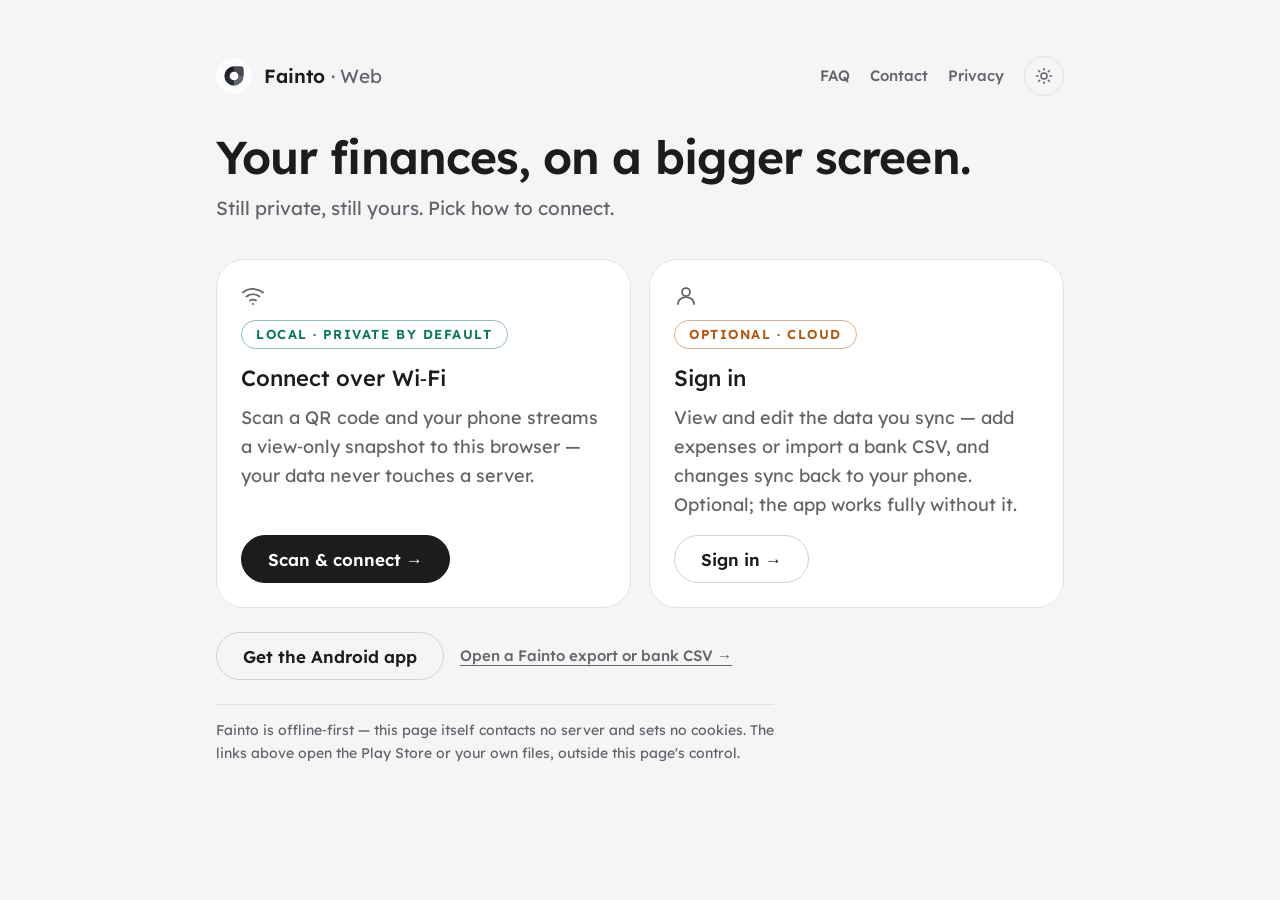
<file: web/dashboard.html>
<!DOCTYPE html>
<html lang="en">
<head>
<meta charset="UTF-8">
<meta name="viewport" content="width=device-width, initial-scale=1">
<title>Fainto Dashboard — your finances, big screen</title>
<meta name="description" content="Your Fainto financial data, rendered locally. Nothing is uploaded.">
<meta name="robots" content="noindex,follow">
<link rel="canonical" href="https://fainto.app/web/dashboard.html">
<link rel="icon" type="image/png" href="assets/favicon.png">
<link rel="apple-touch-icon" href="assets/apple-touch-icon.png">
<meta name="apple-mobile-web-app-capable" content="yes">
<meta name="apple-mobile-web-app-status-bar-style" content="black-translucent">
<meta name="apple-mobile-web-app-title" content="Fainto">
<meta name="mobile-web-app-capable" content="yes">
<meta name="theme-color" content="#F5F5F7" media="(prefers-color-scheme: light)">
<meta name="theme-color" content="#33333D" media="(prefers-color-scheme: dark)">
<script>
/* Theme must be applied before first paint. The main IIFE at the end of <body> sits behind
 * a render-blocking dashboard-core.js, so applying it there flashes the OS theme first for
 * anyone whose stored choice differs. Same head-script pattern as index.html. */
(function () {
  try {
    var t = localStorage.getItem('fainto_dashboard_theme') || localStorage.getItem('fainto-theme');
    if (t === 'light' || t === 'dark') {
      document.documentElement.setAttribute('data-theme', t);
      var metas = document.querySelectorAll('meta[name="theme-color"]');
      var color = t === 'light' ? '#F5F5F7' : '#33333D';
      for (var i = 0; i < metas.length; i++) metas[i].setAttribute('content', color);
    }
  } catch (e) { /* storage unavailable */ }
}());
</script>
<style>
@font-face {
  font-family: 'Lexend';
  font-style: normal;
  font-weight: 300 600;
  font-display: swap;
  src: url('/assets/fonts/lexend-latin.woff2') format('woff2');
  unicode-range: U+0000-00FF, U+0131, U+0152-0153, U+02BB-02BC, U+02C6, U+02DA, U+02DC, U+0304, U+0308, U+0329,
    U+2000-206F, U+20AC, U+2122, U+2191, U+2193, U+2212, U+2215, U+FEFF, U+FFFD;
}
@font-face {
  font-family: 'Lexend';
  font-style: normal;
  font-weight: 300 600;
  font-display: swap;
  src: url('/assets/fonts/lexend-latin-ext.woff2') format('woff2');
  unicode-range: U+0100-02BA, U+02BD-02C5, U+02C7-02CC, U+02CE-02D7, U+02DD-02FF, U+0304, U+0308, U+0329, U+1D00-1DBF,
    U+1E00-1E9F, U+1EF2-1EFF, U+2020, U+20A0-20AB, U+20AD-20C0, U+2113, U+2C60-2C7F, U+A720-A7FF;
}

:root {
  --acc-brand: #6D28D9;
  --acc-income: #047857;
  --acc-spend: #C2410C;
  --acc-savings: #B45309;
  --acc-alert: #6A1B9A;

  --green: var(--acc-income);
  --green-deep: #0E6C40;
  --green-deepest: #065F46;
  --orange: var(--acc-spend);
  --orange-deep: #9A3412;
  --yellow: var(--acc-savings);
  --yellow-deep: #92400E;
  --purple: var(--acc-alert);
  --purple-deep: #3730A3;
  --lavender: #4F378B;
  --rose: #9F1239;

  --bg: #F5F5F7;
  --surface: #FFFFFF;
  --surface-2: #F9F9FB;
  --surface-3: #ECECEE;
  --surface-4: #E3E3E6;
  --line: #E3E3E6;
  --outline: #D1D1D6;
  --text: #1C1C1E;
  --muted: #636368;
  --chrome: #1C1C1E;
  --on-chrome: #FFFFFF;

  --ease-emph-dec: cubic-bezier(0.05, 0.7, 0.1, 1);
  --ease-emph-acc: cubic-bezier(0.3, 0, 0.8, 0.15);
  --ease-std: cubic-bezier(0.2, 0, 0, 1);

  --sp-1: 8px;
  --sp-2: 12px;
  --sp-3: 16px;
  --sp-4: 24px;
  --sp-5: 32px;
}

@media (prefers-color-scheme: dark) {
  :root {
    --acc-brand: #72DEFF;
    --acc-income: #36F0AB;
    --acc-spend: #FF6859;
    --acc-savings: #FFCF44;
    --acc-alert: #B15DFF;

    --green-deep: #21AF6C;
    --green-deepest: #0E6C40;
    --orange-deep: #FD9C12;
    --yellow-deep: #FDE68A;
    --purple-deep: #9600FF;
    --lavender: #D0BCFF;
    --rose: #FB7185;

    --bg: #33333D;
    --surface: #373741;
    --surface-2: #3F3F49;
    --surface-3: #474751;
    --surface-4: #474751;
    --line: rgba(174, 174, 177, 0.2);
    --outline: #8F8F99;
    --text: #FFFFFF;
    --muted: #AEAEB1;
    --chrome: #FFFFFF;
    --on-chrome: #2A2931;
  }
}

:root[data-theme="light"] {
  --acc-brand: #6D28D9;
  --acc-income: #047857;
  --acc-spend: #C2410C;
  --acc-savings: #B45309;
  --acc-alert: #6A1B9A;

  --green-deep: #0E6C40;
  --green-deepest: #065F46;
  --orange-deep: #9A3412;
  --yellow-deep: #92400E;
  --purple-deep: #3730A3;
  --lavender: #4F378B;
  --rose: #9F1239;

  --bg: #F5F5F7;
  --surface: #FFFFFF;
  --surface-2: #F9F9FB;
  --surface-3: #ECECEE;
  --surface-4: #E3E3E6;
  --line: #E3E3E6;
  --outline: #D1D1D6;
  --text: #1C1C1E;
  --muted: #636368;
  --chrome: #1C1C1E;
  --on-chrome: #FFFFFF;
}

:root[data-theme="dark"] {
  --acc-brand: #72DEFF;
  --acc-income: #36F0AB;
  --acc-spend: #FF6859;
  --acc-savings: #FFCF44;
  --acc-alert: #B15DFF;

  --green-deep: #21AF6C;
  --green-deepest: #0E6C40;
  --orange-deep: #FD9C12;
  --yellow-deep: #FDE68A;
  --purple-deep: #9600FF;
  --lavender: #D0BCFF;
  --rose: #FB7185;

  --bg: #33333D;
  --surface: #373741;
  --surface-2: #3F3F49;
  --surface-3: #474751;
  --surface-4: #474751;
  --line: rgba(174, 174, 177, 0.2);
  --outline: #8F8F99;
  --text: #FFFFFF;
  --muted: #AEAEB1;
  --chrome: #FFFFFF;
  --on-chrome: #2A2931;
}

* { box-sizing: border-box; }

html, body {
  margin: 0;
  padding: 0;
  background: var(--bg);
  color: var(--text);
}

body {
  font-family: 'Lexend', -apple-system, BlinkMacSystemFont, 'Segoe UI', Roboto, sans-serif;
  font-size: 18px;
  line-height: 1.6;
  font-variant-numeric: lining-nums tabular-nums;
  -webkit-font-smoothing: antialiased;
  min-height: 100vh;
}

::selection { background: var(--acc-brand); color: var(--on-chrome); }

.tnum { font-variant-numeric: tabular-nums; font-feature-settings: 'tnum' 1; }

a { color: inherit; }

button {
  font-family: inherit;
  color: inherit;
  background: none;
  border: none;
  cursor: pointer;
}

a:focus-visible,
button:focus-visible,
input:focus-visible,
select:focus-visible {
  outline: 2px solid var(--chrome);
  outline-offset: 2px;
}

.wrap {
  max-width: 960px;
  margin: 0 auto;
  padding: var(--sp-3) var(--sp-3) var(--sp-5);
}

header.top {
  display: flex;
  align-items: center;
  justify-content: space-between;
  padding: var(--sp-3) 0;
  border-bottom: 1px solid var(--line);
  margin-bottom: var(--sp-4);
}

.brand {
  display: flex;
  align-items: center;
  gap: var(--sp-2);
}

.brand img {
  width: 32px;
  height: 32px;
  display: block;
}

.brand .name {
  font-weight: 600;
  font-size: 18px;
  letter-spacing: -0.01em;
}

.top-actions {
  display: flex;
  align-items: center;
  gap: var(--sp-2);
}

.icon-btn {
  width: 48px;
  height: 48px;
  display: flex;
  align-items: center;
  justify-content: center;
  border: 1px solid var(--line);
  border-radius: 999px;
  color: var(--muted);
  transition: background 150ms var(--ease-std), border-color 150ms var(--ease-std), color 150ms var(--ease-std);
}

.icon-btn:hover {
  color: var(--text);
  background: var(--surface-2);
  border-color: var(--outline);
}

.icon-btn:active { background: var(--surface-2); }

.icon-btn svg { width: 20px; height: 20px; }

a.brand { text-decoration: none; color: inherit; }
.top-link {
  border: 1px solid var(--line);
  border-radius: 999px;
  padding: 8px 16px;
  min-height: 40px;
  display: inline-flex;
  align-items: center;
  font-size: 14px;
  font-weight: 600;
  color: var(--muted);
  background: transparent;
  cursor: pointer;
  text-decoration: none;
  transition: background 150ms var(--ease-std), border-color 150ms var(--ease-std), color 150ms var(--ease-std);
}
.top-link:hover { color: var(--text); background: var(--surface-2); border-color: var(--outline); }
.top-link:active { background: var(--surface-2); border-color: var(--outline); }
/* `display: inline-flex` above outranks the UA `[hidden] { display: none }` rule. */
.top-link[hidden] { display: none; }

footer.bottom {
  text-align: center;
  color: var(--muted);
  font-size: 14px;
  padding: var(--sp-4) 0 var(--sp-3);
}

.foot-link {
  font: inherit;
  color: var(--muted);
  background: none;
  border: 0;
  padding: 0 0 0 var(--sp-1);
  text-decoration: underline;
  cursor: pointer;
}
.foot-link:hover { color: var(--text); }

/* ---- shared card / section system ---- */

.card {
  background: var(--surface);
  border: 1px solid var(--line);
  padding: var(--sp-4);
  margin-bottom: var(--sp-3);
}

.section-label {
  display: flex;
  align-items: center;
  gap: var(--sp-2);
  font-size: 22px;
  letter-spacing: 0.002em;
  color: var(--text);
  font-weight: 500;
  margin: 0 0 var(--sp-3);
}

.section-label svg {
  width: 20px;
  height: 20px;
  flex: none;
  color: var(--muted);
}

.hero-amount {
  font-size: clamp(38px, 6vw, 48px);
  font-weight: 600;
  letter-spacing: -0.01em;
  line-height: 1.1;
  margin: 0 0 var(--sp-2);
  font-variant-numeric: lining-nums tabular-nums;
  font-feature-settings: 'tnum' 1;
}
/* Scale the figure to its own card so a long amount never wraps mid-number in a narrow column. */
@supports (container-type: inline-size) {
  .card { container-type: inline-size; }
  .hero-amount { font-size: clamp(24px, 14cqw, 48px); }
}

#sec-overview .hero-amount { color: var(--acc-brand); }

.hero-caption {
  font-size: 16px;
  color: var(--muted);
  margin: 0 0 var(--sp-3);
}

.spark {
  display: flex;
  width: 100%;
  height: 2px;
  gap: 2px;
  margin-bottom: var(--sp-3);
  background: var(--line);
  overflow: hidden;
}

.spark > span {
  display: block;
  height: 100%;
  transform: scaleX(0);
  transform-origin: left;
}

.spark.revealed > span {
  transform: scaleX(1);
  transition: transform 1000ms var(--ease-emph-dec);
}

.diverging {
  position: relative;
  width: 100%;
  height: 10px;
  background: var(--line);
  margin-bottom: var(--sp-1);
  display: flex;
  overflow: hidden;
}

.diverging .half {
  width: 50%;
  height: 100%;
  position: relative;
}

.diverging .half.left { display: flex; justify-content: flex-end; }
.diverging .half.right { display: flex; justify-content: flex-start; }

.diverging .bar {
  height: 100%;
  transform: scaleX(0);
}

.diverging .half.left .bar { transform-origin: right; }
.diverging .half.right .bar { transform-origin: left; }

.diverging.revealed .bar {
  transform: scaleX(1);
  transition: transform 1000ms var(--ease-emph-dec);
}

.diverging-caption {
  font-size: 15px;
  color: var(--muted);
  margin: 0 0 var(--sp-3);
}

.cashflow-line {
  display: flex;
  flex-wrap: wrap;
  align-items: center;
  gap: var(--sp-2);
  font-size: 16px;
  color: var(--muted);
  padding-top: var(--sp-2);
  border-top: 1px solid var(--line);
}

.cashflow-line b { color: var(--text); font-weight: 600; }
.cashflow-line b.in { color: var(--green); }
.cashflow-line b.out { color: var(--orange); }

.dot { width: 8px; height: 8px; display: inline-block; flex: none; }

.rows { display: flex; flex-direction: column; }

.row {
  display: flex;
  align-items: center;
  padding: 14px 0;
  border-top: 1px solid var(--line);
  gap: var(--sp-2);
}

.rows .row:first-child { border-top: none; }

.row .accent-bar {
  width: 4px;
  align-self: stretch;
  flex: none;
}

.fic { display: block; }
.row .row-icon { flex: none; width: 32px; height: 32px; display: inline-flex; align-items: center; justify-content: center; border-radius: 999px; background: var(--surface-2); }
.row .row-icon .fic { width: 18px; height: 18px; }

@media (min-width: 760px) {
  #sec-transactions .rows { display: grid; grid-template-columns: 1fr 1fr; column-gap: var(--sp-4); }
  #sec-transactions .rows .row:nth-child(2) { border-top: none; }
}

.row .row-main {
  flex: 1 1 auto;
  min-width: 0;
}

.row .row-name {
  font-size: 18px;
  font-weight: 500;
  overflow: hidden;
  text-overflow: ellipsis;
  white-space: nowrap;
}

.row .row-desc {
  font-size: 15px;
  color: var(--muted);
  overflow: hidden;
  text-overflow: ellipsis;
  white-space: nowrap;
}

.row .row-amount {
  font-size: 20px;
  font-weight: 600;
  font-variant-numeric: lining-nums tabular-nums;
  font-feature-settings: 'tnum' 1;
  flex: none;
  text-align: right;
}

.row .row-amount .badge {
  display: block;
  font-size: 13px;
  color: var(--muted);
  font-weight: 400;
  text-align: right;
}

.row .chevron {
  color: var(--muted);
  flex: none;
  width: 16px;
  height: 16px;
}

.show-all {
  margin-top: var(--sp-2);
  margin-left: -12px;
  min-height: 48px;
  display: inline-flex;
  align-items: center;
  padding: 0 12px;
  font-size: 13px;
  font-weight: 600;
  letter-spacing: 0.12em;
  text-transform: uppercase;
  color: var(--acc-brand);
  border: none;
  border-radius: 0;
  align-self: flex-start;
  transition: background 150ms var(--ease-std);
}

.show-all:hover {
  background: var(--surface-2);
}

.progress-track {
  width: 100%;
  height: 3px;
  background: var(--line);
  margin-top: 6px;
  overflow: hidden;
}

.progress-fill {
  height: 100%;
  transform: scaleX(0);
  transform-origin: left;
}

.progress-track.revealed .progress-fill {
  transform: scaleX(1);
  transition: transform 1000ms var(--ease-emph-dec);
}

.empty-row {
  padding: var(--sp-3) 0;
  color: var(--muted);
  font-size: 16px;
  border-top: 1px solid var(--line);
}

.rows .empty-row:first-child { border-top: none; }

/* ---- empty state ---- */

.empty-card {
  text-align: center;
  padding: var(--sp-5) var(--sp-4);
}

.empty-mark { margin-bottom: var(--sp-3); }
.empty-mark img { display: inline-block; border-radius: 0; }

.empty-title {
  font-size: clamp(30px, 4.5vw, 40px);
  font-weight: 600;
  letter-spacing: -0.02em;
  line-height: 1.1;
  margin: 0 0 var(--sp-2);
}

.empty-sub {
  font-size: 18px;
  color: var(--muted);
  margin: 0 auto var(--sp-4);
  max-width: 52ch;
}

.empty-error {
  font-size: 16px;
  color: var(--acc-spend);
  margin: 0 0 var(--sp-3);
}

.empty-actions {
  display: flex;
  align-items: center;
  justify-content: center;
  gap: var(--sp-3);
  flex-wrap: wrap;
}

.btn-primary, .btn-secondary {
  display: inline-flex;
  align-items: center;
  justify-content: center;
  min-height: 48px;
  padding: 12px 26px;
  font-size: 17px;
  font-weight: 600;
  cursor: pointer;
  text-decoration: none;
  border-radius: 999px;
  border: 1px solid var(--chrome);
  transition: background 150ms var(--ease-std), border-color 150ms var(--ease-std), color 150ms var(--ease-std);
}

.btn-primary { background: var(--chrome); color: var(--on-chrome); }
.btn-secondary { background: transparent; color: var(--text); border: 1px solid var(--outline); }
.btn-secondary:hover { background: var(--surface-2); }

/* ---- import notice ---- */

.import-note {
  background: var(--surface);
  border: 1px solid var(--line);
  border-left: 4px solid var(--acc-income);
  padding: var(--sp-2) var(--sp-3);
  margin: 0 0 var(--sp-3);
  font-size: 15px;
  color: var(--muted);
}

/* ---- fade-rise stagger ---- */

.card.stagger {
  opacity: 0;
  transform: translateY(8px);
}

.card.stagger.in {
  opacity: 1;
  transform: translateY(0);
  transition: opacity 300ms var(--ease-emph-dec), transform 300ms var(--ease-emph-dec);
}

/* ---- transactions section ---- */

.tx-controls {
  display: flex;
  gap: var(--sp-2);
  margin-bottom: var(--sp-3);
  flex-wrap: wrap;
}

.tx-search {
  flex: 1 1 240px;
  min-height: 48px;
  padding: 12px 16px;
  font-size: 17px;
  font-family: inherit;
  color: var(--text);
  background: var(--surface-2);
  border: 1px solid var(--line);
  border-radius: 0;
}

.tx-sort {
  min-height: 48px;
  padding: 12px 16px;
  font-size: 17px;
  font-family: inherit;
  color: var(--text);
  background: var(--surface-2);
  border: 1px solid var(--line);
  border-radius: 0;
}

.tx-search:focus-visible,
.tx-sort:focus-visible {
  outline: 2px solid var(--chrome);
  outline-offset: -1px;
}

.tx-pagination {
  display: flex;
  align-items: center;
  justify-content: space-between;
  margin-top: var(--sp-3);
  font-size: 15px;
  color: var(--muted);
}

.tx-pagination button {
  border: 1px solid var(--line);
  border-radius: 999px;
  padding: 10px 18px;
  font-size: 15px;
  font-weight: 600;
  color: var(--text);
  transition: background 150ms var(--ease-std), border-color 150ms var(--ease-std);
}

.tx-pagination button:not(:disabled):hover {
  background: var(--surface-2);
  border-color: var(--outline);
}

.tx-pagination button:disabled {
  color: var(--muted);
  cursor: default;
  opacity: 0.5;
}

/* ---- desktop layout: app-like "See all" grid ---- */

@media (min-width: 720px) {
  #app {
    display: grid;
    grid-template-columns: repeat(2, minmax(0, 1fr));
    gap: var(--sp-3);
    align-items: stretch;
    margin-bottom: var(--sp-3);
  }

  #app > * { margin-bottom: 0; }

  #sec-overview,
  #sec-budgets,
  #sec-transactions,
  .empty-card,
  .import-note { grid-column: 1 / -1; }

  #sec-accounts,
  #sec-bills,
  #sec-budgets {
    display: flex;
    flex-direction: column;
  }

  #sec-accounts .rows,
  #sec-bills .rows,
  #sec-budgets .rows { flex: 1 1 auto; }
}

@media (min-width: 1100px) {
  .wrap { max-width: 1240px; }

  #app { grid-template-columns: repeat(3, minmax(0, 1fr)); }

  #sec-budgets { grid-column: auto; }

  #sec-overview {
    display: grid;
    grid-template-columns: minmax(0, 5fr) minmax(0, 7fr);
    column-gap: var(--sp-5);
  }

  #sec-overview .section-label { grid-column: 1 / -1; grid-row: 1; }
  #sec-overview .hero-amount { grid-column: 1; grid-row: 2 / 5; align-self: center; margin: 0; }
  #sec-overview .diverging { grid-column: 2; grid-row: 2; align-self: end; }
  #sec-overview .diverging-caption { grid-column: 2; grid-row: 3; }
  #sec-overview .cashflow-line { grid-column: 2; grid-row: 4; align-self: end; }
}

@media (prefers-reduced-motion: reduce) {
  * { animation-duration: 0.001ms !important; animation-iteration-count: 1 !important; transition-duration: 0.001ms !important; }
  .card.stagger { opacity: 1; transform: none; }
  .spark > span, .diverging .bar, .progress-fill { transform: scaleX(1) !important; }
}

/* ---------- print (statement view: plain black-on-white) ---------- */
@media print {
  body { background: white; color: black; }
  header.top, footer.bottom, .top-actions, #themeToggle { display: none; }
}
</style>
</head>
<body>
<div class="wrap">
  <header class="top">
    <a class="brand" href="/" aria-label="Back to fainto.app">
      <svg class="mark" width="32" height="32" viewBox="0 0 108 108" role="img" aria-label="Fainto"><circle cx="54" cy="54" r="54" fill="#FDFDFD"/><path fill="#1E2024" d="M25.02,54 A28.98,28.98 0 0 1 54,25.02 L54,40.89 A13.11,13.11 0 0 0 40.89,54 Z"/><path fill="#474B53" d="M54,25.02 L73.32,25.02 A9.66,9.66 0 0 1 82.98,34.68 L82.98,54 L67.11,54 A13.11,13.11 0 0 0 54,40.89 Z"/><path fill="#606672" d="M82.98,54 A28.98,28.98 0 0 1 54,82.98 L54,67.11 A13.11,13.11 0 0 0 67.11,54 Z"/><path fill="#282B31" d="M54,82.98 A28.98,28.98 0 0 1 25.02,54 L40.89,54 A13.11,13.11 0 0 0 54,67.11 Z"/></svg>
      <span class="name">Fainto</span>
    </a>
    <div class="top-actions">
      <a class="top-link" href="./app.html?mode=connect" id="dashReconnect" hidden>Reconnect</a>
      <a class="top-link" href="./app.html?mode=signin" id="dashSignin" hidden>Sign in</a>
      <button class="top-link" id="dashExport" type="button" hidden>Export CSV</button>
      <button class="top-link" id="dashSignout" type="button" hidden>Disconnect</button>
      <button class="icon-btn" id="themeToggle" type="button" aria-label="Toggle light/dark theme" title="Toggle theme">
        <svg viewBox="0 0 24 24" fill="none" stroke="currentColor" stroke-width="2" stroke-linecap="round" stroke-linejoin="round"><circle cx="12" cy="12" r="4"></circle><path d="M12 2v2M12 20v2M4.93 4.93l1.41 1.41M17.66 17.66l1.41 1.41M2 12h2M20 12h2M4.93 19.07l1.41-1.41M17.66 6.34l1.41-1.41"></path></svg>
      </button>
    </div>
  </header>

  <main id="app" role="main">
  </main>

  <footer class="bottom">
    Fainto — processed entirely on this device. Nothing is uploaded.
    <button class="foot-link" id="whatsNew" type="button">What&rsquo;s new</button>
  </footer>
</div>

<script src="dashboard-core.js?v=20260719"></script>
<script src="changelog.js?v=20260719"></script>
<script>
(function () {
  'use strict';

  var THEME_KEY = 'fainto_dashboard_theme';
  var THEME_KEY_ALT = 'fainto-theme';
  var themeMetas = document.querySelectorAll('meta[name="theme-color"]');
  function syncThemeMeta(theme) {
    var color = theme === 'light' ? '#F5F5F7' : '#33333D';
    for (var i = 0; i < themeMetas.length; i++) themeMetas[i].setAttribute('content', color);
  }
  function applyStoredTheme() {
    var stored = null;
    try { stored = localStorage.getItem(THEME_KEY) || localStorage.getItem(THEME_KEY_ALT); } catch (e) { stored = null; }
    if (stored === 'light' || stored === 'dark') {
      document.documentElement.setAttribute('data-theme', stored);
      syncThemeMeta(stored);
    }
  }
  applyStoredTheme();

  var dashSignout = document.getElementById('dashSignout');
  var dashReconnect = document.getElementById('dashReconnect');
  var dashSignin = document.getElementById('dashSignin');
  var dashExport = document.getElementById('dashExport');
  // The bundle currently on screen (connected, local-file, or CSV-imported) — kept only so
  // "Export CSV" has something to serialize; never sent anywhere, just read back into a Blob.
  var currentBundle = null;

  // The header is state-driven: this page has no Firebase, so "connected" means
  // a paired bundle is in sessionStorage. Showing Disconnect/Reconnect to a
  // signed-out visitor (or to someone who just opened a local file) is a lie.
  //   'connected' — paired/signed-in bundle in sessionStorage
  //   'local'     — a file the visitor opened in this tab; nothing to disconnect
  //   'empty'     — nothing loaded; only offer the way in
  function setHeaderState(state) {
    if (dashReconnect) dashReconnect.hidden = state !== 'connected';
    if (dashSignin) dashSignin.hidden = state === 'connected';
    if (dashSignout) {
      dashSignout.hidden = state === 'empty';
      dashSignout.textContent = state === 'local' ? 'Close file' : 'Disconnect';
    }
    if (dashExport) dashExport.hidden = state === 'empty';
    if (state === 'empty') currentBundle = null;
  }

  if (dashSignout) {
    dashSignout.addEventListener('click', function () {
      // A locally-opened file never touched Firebase — just drop it in-tab.
      if (dashSignout.textContent === 'Close file') {
        renderEmptyState(null); // resets the header to the 'empty' state
        return;
      }
      // This viewer is offline (no Firebase). Drop the in-tab data and hand off to
      // app.html, which performs the actual Firebase sign-out.
      try { sessionStorage.removeItem('fainto_bundle'); } catch (e) {}
      // Wipe the rendered data before navigating so a Back-button (bfcache) restore
      // can't re-expose it after sign-out.
      var app = document.getElementById('app');
      if (app) app.innerHTML = '';
      location.href = './app.html?signout=1';
    });
  }

  document.getElementById('themeToggle').addEventListener('click', function () {
    var current = document.documentElement.getAttribute('data-theme');
    var prefersDark = window.matchMedia && window.matchMedia('(prefers-color-scheme: dark)').matches;
    var isDark = current ? current === 'dark' : prefersDark;
    var next = isDark ? 'light' : 'dark';
    document.documentElement.setAttribute('data-theme', next);
    syncThemeMeta(next);
    try {
      localStorage.setItem(THEME_KEY, next);
      localStorage.setItem(THEME_KEY_ALT, next);
    } catch (e) { /* storage unavailable */ }
  });

  // Shared, first-party render core loaded above from dashboard-core.js.
  // This page stays the READ-ONLY offline viewer: it never passes interactive
  // callbacks and never touches Firebase (connect-src 'none').
  var core = window.FaintoDashboard;
  var appEl = document.getElementById('app');

  // Kept local: the retained glue (renderEmptyState / showImportNotice) needs it
  // and the render core does not expose an escapeHtml.
  function escapeHtml(s) {
    return String(s).replace(/[&<>"']/g, function (c) {
      switch (c) {
        case '&': return '&amp;';
        case '<': return '&lt;';
        case '>': return '&gt;';
        case '"': return '&quot;';
        default: return '&#39;';
      }
    });
  }

  // True when a sanitized bundle actually carries at least one Fainto section.
  function hasAnyData(b) {
    if (!b) return false;
    var nw = b.netWorth || {};
    return (b.transactions && b.transactions.length > 0) ||
      (nw.assets && nw.assets.length > 0) ||
      (nw.liabilities && nw.liabilities.length > 0) ||
      (b.budgets && b.budgets.length > 0) ||
      (b.bills && b.bills.length > 0);
  }

  function resolveFromSession() {
    var raw = null;
    try { raw = sessionStorage.getItem('fainto_bundle'); } catch (e) { return null; }
    if (!raw) return null;
    try {
      var parsed = JSON.parse(raw);
      return core.sanitizeBundle(parsed);
    } catch (e) {
      return null;
    }
  }

  function showImportNotice(message) {
    var existing = appEl.querySelector('.import-note');
    if (existing) existing.parentNode.removeChild(existing);
    var note = document.createElement('p');
    note.className = 'import-note';
    note.innerHTML = escapeHtml(message);
    appEl.insertBefore(note, appEl.firstChild);
  }

  function renderEmptyState(errorMessage) {
    setHeaderState('empty');
    appEl.innerHTML =
      '<section class="card empty-card">' +
        '<div class="empty-mark">' +
          '<svg class="mark" width="48" height="48" viewBox="0 0 108 108" aria-hidden="true"><circle cx="54" cy="54" r="54" fill="#FDFDFD"/><path fill="#1E2024" d="M25.02,54 A28.98,28.98 0 0 1 54,25.02 L54,40.89 A13.11,13.11 0 0 0 40.89,54 Z"/><path fill="#474B53" d="M54,25.02 L73.32,25.02 A9.66,9.66 0 0 1 82.98,34.68 L82.98,54 L67.11,54 A13.11,13.11 0 0 0 54,40.89 Z"/><path fill="#606672" d="M82.98,54 A28.98,28.98 0 0 1 54,82.98 L54,67.11 A13.11,13.11 0 0 0 67.11,54 Z"/><path fill="#282B31" d="M54,82.98 A28.98,28.98 0 0 1 25.02,54 L40.89,54 A13.11,13.11 0 0 0 54,67.11 Z"/></svg>' +
        '</div>' +
        '<h1 class="empty-title">See your finances on the big screen</h1>' +
        '<p class="empty-sub">Connect from the Fainto app, or open an export / bank CSV &mdash; read entirely in this browser, nothing uploaded.</p>' +
        (errorMessage ? '<p class="empty-error">' + escapeHtml(errorMessage) + '</p>' : '') +
        '<div class="empty-actions">' +
          '<button type="button" class="btn-primary" id="fileOpenBtn">Open export (JSON) or bank CSV</button>' +
          '<input type="file" id="fileInput" accept=".json,.csv,application/json,text/csv" style="display:none">' +
          '<a class="btn-secondary" href="./app.html">Connect / sign in</a>' +
        '</div>' +
      '</section>';

    var input = document.getElementById('fileInput');
    var fileOpenBtn = document.getElementById('fileOpenBtn');
    if (fileOpenBtn) fileOpenBtn.addEventListener('click', function () { input.click(); }); // keyboard-operable
    input.addEventListener('change', function (evt) {
      var file = evt.target.files && evt.target.files[0];
      if (!file) return;
      var reader = new FileReader();
      reader.onload = function () {
        var text = String(reader.result || '');
        if (/\.csv$/i.test(file.name || '')) {
          var result = core.parseCsvToBundle(text);
          if (result.bundle) {
            setHeaderState('local');
            currentBundle = result.bundle;
            core.renderDashboard(appEl, result.bundle, { interactive: false });
            showImportNotice('Imported ' + result.imported + ' transactions · ' + result.skipped + ' rows skipped');
          } else {
            renderEmptyState(result.error || 'Could not read the CSV file.');
          }
          return;
        }
        var bundle = core.resolveFromFileText(text);
        // sanitizeBundle defaults every field, so ANY JSON object survives it — package.json
        // would open as a valid-looking all-zero dashboard. Require at least one real Fainto
        // section before we claim the file is an export.
        if (bundle && !hasAnyData(bundle)) bundle = null;
        if (bundle) {
          setHeaderState('local');
          currentBundle = bundle;
          core.renderDashboard(appEl, bundle, { interactive: false });
        } else {
          renderEmptyState('The selected file was not a valid Fainto export.');
        }
      };
      reader.onerror = function () {
        renderEmptyState('Could not read the selected file.');
      };
      reader.readAsText(file);
    });
  }

  // "Save a copy" of the data already in this tab, before it disappears with the session
  // (sessionStorage.fainto_bundle is wiped on disconnect / tab close). Fully client-side —
  // a Blob + same-origin download link, no network call, consistent with the offline posture.
  function csvField(v) {
    var s = String(v == null ? '' : v);
    return /[",\r\n]/.test(s) ? '"' + s.replace(/"/g, '""') + '"' : s;
  }
  function transactionsToCsv(bundle) {
    var currency = (bundle.financialProfile && bundle.financialProfile.currency) || 'PLN';
    var lines = [['Date', 'Type', 'Category', 'Amount', 'Currency', 'Note'].map(csvField).join(',')];
    (bundle.transactions || []).forEach(function (t) {
      var d = new Date(t.timestampMillis);
      var iso = isFinite(d.getTime()) ? d.toISOString().slice(0, 10) : '';
      lines.push([iso, t.type || '', t.category || '', t.amount != null ? t.amount : '', currency, t.note || ''].map(csvField).join(','));
    });
    return lines.join('\r\n');
  }
  if (dashExport) dashExport.addEventListener('click', function () {
    if (!currentBundle || !currentBundle.transactions || !currentBundle.transactions.length) return;
    var blob = new Blob([transactionsToCsv(currentBundle)], { type: 'text/csv;charset=utf-8;' });
    var url = URL.createObjectURL(blob);
    var a = document.createElement('a');
    a.href = url;
    a.download = 'fainto-transactions-' + new Date().toISOString().slice(0, 10) + '.csv';
    document.body.appendChild(a);
    a.click();
    document.body.removeChild(a);
    setTimeout(function () { URL.revokeObjectURL(url); }, 1000);
  });

  function boot() {
    // ?open= is an explicit "I want to open a file" intent from the web start page. It has
    // to win over a bundle left in sessionStorage by an earlier pairing, or a tab that has
    // ever paired can never reach the file picker again.
    var wantsOpen = /[?&]open=/.test(location.search);
    var bundle = wantsOpen ? null : resolveFromSession();
    if (bundle) {
      setHeaderState('connected');
      currentBundle = bundle;
      core.renderDashboard(appEl, bundle, { interactive: false });
    } else if (wantsOpen) {
      setHeaderState('empty');
      renderEmptyState(null);
    } else {
      location.replace('./');
    }
  }

  boot();

  // Back-button (bfcache) restore does not re-run this script, so a page frozen while it
  // still held data would come back showing that data under a "connected" header even
  // though Disconnect already cleared the session. Re-run the state machine on restore.
  window.addEventListener('pageshow', function (evt) {
    if (evt.persisted) boot();
  });

  // "What's new" — the Android release-notes dialog, ported. Auto-shows once per version;
  // the footer link reopens it on demand.
  if (window.FaintoChangelog) {
    var whatsNew = document.getElementById('whatsNew');
    if (whatsNew) whatsNew.addEventListener('click', window.FaintoChangelog.open);
    window.FaintoChangelog.maybeShow();
  }
}());
</script>
</body>
</html>
</file>
<file: styles.css>
:root {
  --bg: #27272f;
  --surface: #2e2e37;
  --surface-3: #3f3f49;
  --surface-4: #474751;
  --primary: #ffffff;
  --on-primary: #2a2931;
  --green: #36f0ab;
  --amber: #ffcf44;
  --coral: #ff6859;
  --cyan: #72deff;
  --violet: #a78bfa;
  --bezel: #0f0f12;
  --mesh-blur: 34px;
  --mesh-alpha: 0.62;
  --dur-orbit: 26s;
  --text: #ffffff;
  --muted: #aeaeb1;
  --muted-2: #ababb5;
  --line: rgba(174, 174, 177, 0.2);
  --outline: #8f8f99;
  --mask-on: #000;
  --font: "Lexend", system-ui, -apple-system, "Segoe UI", Roboto, sans-serif;
  --fs-h1: clamp(2.35rem, 5.4vw, 3.9rem);
  --fs-h2: clamp(1.7rem, 3.4vw, 2.5rem);
  --fs-lede: clamp(1.15rem, 1.7vw, 1.35rem);
  --fs-label: 0.74rem;
  --track: 0.14em;
  --nums: lining-nums tabular-nums;
  --r-panel: 28px;
  --r-pill: 999px;
  --r-tile: 7px;
  --r-mesh: 44px;
  --r-device: 48px;
  --r-device-inner: 38px;
  --wrap: 1160px;
  --gutter: clamp(20px, 5vw, 32px);
  --sect: clamp(30px, 4.6vw, 56px);
  --el-1: 0 1px 2px rgba(0, 0, 0, 0.3), 0 1px 3px 1px rgba(0, 0, 0, 0.15);
  --el-2: 0 1px 2px rgba(0, 0, 0, 0.3), 0 2px 6px 2px rgba(0, 0, 0, 0.15);
  --el-3: 0 26px 55px -22px rgba(0, 0, 0, 0.55);
  --ease-std: cubic-bezier(0.2, 0, 0, 1);
  --dur-fast: 150ms;
  --dur-med: 220ms;
  --nav-glass: rgba(39, 39, 47, 0.85);
  color-scheme: dark;
}
:root[data-theme="light"] {
  --bg: #f5f5f7;
  --surface: #ffffff;
  --surface-3: #ececee;
  --surface-4: #e3e3e6;
  --primary: #1c1c1e;
  --on-primary: #ffffff;
  --green: #047857;
  --amber: #b45309;
  --coral: #c2410c;
  --cyan: #0c68fa;
  --violet: #6d28d9;
  --text: #1c1c1e;
  --muted: #636368;
  --muted-2: #6e6e73;
  --line: #e3e3e6;
  --outline: #d1d1d6;
  --mesh-alpha: 0.9;
  --el-1: 0 1px 2px rgba(0, 0, 0, 0.06), 0 1px 3px 1px rgba(0, 0, 0, 0.04);
  --el-2: 0 2px 4px rgba(0, 0, 0, 0.06), 0 4px 10px 2px rgba(0, 0, 0, 0.05);
  --el-3: 0 26px 55px -22px rgba(0, 0, 0, 0.2);
  --nav-glass: rgba(245, 245, 247, 0.85);
  color-scheme: light;
}
@media (prefers-color-scheme: light) {
  :root:not([data-theme="dark"]) {
    --bg: #f5f5f7;
    --surface: #ffffff;
    --surface-3: #ececee;
    --surface-4: #e3e3e6;
    --primary: #1c1c1e;
    --on-primary: #ffffff;
    --green: #047857;
    --amber: #b45309;
    --coral: #c2410c;
    --cyan: #0c68fa;
    --violet: #6d28d9;
    --text: #1c1c1e;
    --muted: #636368;
    --muted-2: #6e6e73;
    --line: #e3e3e6;
    --outline: #d1d1d6;
    --mesh-alpha: 0.9;
    --el-1: 0 1px 2px rgba(0, 0, 0, 0.06), 0 1px 3px 1px rgba(0, 0, 0, 0.04);
    --el-2: 0 2px 4px rgba(0, 0, 0, 0.06), 0 4px 10px 2px rgba(0, 0, 0, 0.05);
    --el-3: 0 26px 55px -22px rgba(0, 0, 0, 0.2);
    --nav-glass: rgba(245, 245, 247, 0.85);
    color-scheme: light;
  }
}
@font-face {
  font-family: "Lexend";
  font-style: normal;
  font-weight: 300 600;
  font-display: swap;
  src: url(assets/fonts/lexend-latin.woff2) format("woff2");
  unicode-range: U+0000-00FF, U+0131, U+0152-0153, U+02BB-02BC, U+02C6, U+02DA, U+02DC, U+0304, U+0308, U+0329,
    U+2000-206F, U+20AC, U+2122, U+2191, U+2193, U+2212, U+2215, U+FEFF, U+FFFD;
}
@font-face {
  font-family: "Lexend";
  font-style: normal;
  font-weight: 300 600;
  font-display: swap;
  src: url(assets/fonts/lexend-latin-ext.woff2) format("woff2");
  unicode-range: U+0100-02BA, U+02BD-02C5, U+02C7-02CC, U+02CE-02D7, U+02DD-02FF, U+0304, U+0308, U+0329, U+1D00-1DBF,
    U+1E00-1E9F, U+1EF2-1EFF, U+2020, U+20A0-20AB, U+20AD-20C0, U+2113, U+2C60-2C7F, U+A720-A7FF;
}
* {
  box-sizing: border-box;
}
html {
  scroll-behavior: smooth;
  background: var(--bg);
}
body {
  background: var(--bg);
  color: var(--text);
  font-family: var(--font);
  font-size: 16px;
  font-weight: 400;
  line-height: 1.6;
  -webkit-font-smoothing: antialiased;
  overflow-x: hidden;
}
::selection {
  background: var(--violet);
  color: var(--on-primary);
}
img {
  max-width: 100%;
  display: block;
}
a {
  color: inherit;
  text-decoration: none;
}
h1,
h2 {
  margin: 0;
  font-weight: 600;
  letter-spacing: -0.02em;
  line-height: 1.1;
  text-wrap: balance;
}
h1 {
  font-size: var(--fs-h1);
}
h2 {
  font-size: var(--fs-h2);
}
body,
p {
  margin: 0;
}
strong {
  font-weight: 500;
}
:focus-visible {
  outline: 2px solid var(--primary);
  outline-offset: 3px;
  border-radius: 4px;
}
.wrap {
  max-width: var(--wrap);
  margin-inline: auto;
  padding-inline: var(--gutter);
}
.skip-link {
  position: absolute;
  left: 12px;
  top: -60px;
  z-index: 100;
  background: var(--primary);
  color: var(--on-primary);
  font-weight: 500;
  padding: 10px 16px;
  border-radius: var(--r-pill);
}
.skip-link:focus {
  top: 12px;
}
.section {
  padding: calc(var(--sect) / 2) 0;
}
.btn-primary {
  display: inline-flex;
  align-items: center;
  justify-content: center;
  gap: 10px;
  background: var(--primary);
  color: var(--on-primary);
  font-family: var(--font);
  font-weight: 600;
  font-size: 0.95rem;
  border: 1px solid transparent;
  border-radius: var(--r-pill);
  padding: 12px 24px;
  cursor: pointer;
  box-shadow: var(--el-1);
  transition:
    background var(--dur-fast) var(--ease-std),
    box-shadow var(--dur-fast) var(--ease-std),
    transform var(--dur-fast) var(--ease-std);
}
.btn-primary:hover {
  background: color-mix(in srgb, var(--primary) 92%, var(--on-primary));
  box-shadow: var(--el-2);
  transform: translateY(-1px);
}
.btn-primary:active {
  background: color-mix(in srgb, var(--primary) 88%, var(--on-primary));
  box-shadow: var(--el-1);
  transform: translateY(0);
}
.glyph {
  width: 22px;
  height: 22px;
  flex: none;
}
.btn-store {
  padding: 10px 22px 10px 16px;
  text-align: left;
}
.btn-store-text {
  display: flex;
  flex-direction: column;
  line-height: 1.15;
}
.btn-store-text small {
  font-size: 0.6rem;
  font-weight: 600;
  letter-spacing: 0.08em;
  text-transform: uppercase;
  opacity: 0.75;
}
.btn-soon,
.btn-store-text strong {
  font-size: 1rem;
  font-weight: 600;
}
.btn-soon {
  display: inline-flex;
  align-items: center;
  justify-content: center;
  gap: 10px;
  font-family: var(--font);
  font-size: 0.95rem;
  border-radius: var(--r-pill);
  border: 1px solid var(--line);
  background: 0 0;
  color: var(--muted);
  cursor: default;
}
.btn-soon .glyph {
  opacity: 0.7;
}
.btn-soon .btn-store-text small {
  opacity: 0.75;
}
.btn-web {
  display: inline-flex;
  align-items: center;
  justify-content: center;
  gap: 10px;
  font-family: var(--font);
  font-size: 0.95rem;
  border: 1px solid var(--outline);
  border-radius: var(--r-pill);
  color: var(--text);
  transition:
    border-color var(--dur-fast) var(--ease-std),
    background var(--dur-fast) var(--ease-std);
}
.btn-web:hover {
  border-color: var(--text);
  background: var(--surface);
}
.cta-row,
.trio {
  display: flex;
  flex-wrap: wrap;
}
.cta-row {
  display: grid;
  grid-template-columns: 1fr 1fr;
  width: max-content;
  align-items: stretch;
  gap: 12px;
  margin-top: 20px;
}
.trio {
  list-style: none;
  gap: 8px 22px;
  margin: 16px 0 0;
  padding: 0;
}
.flags,
.trio li {
  align-items: center;
  gap: 8px;
}
.trio li {
  display: inline-flex;
  font-size: var(--fs-label);
  font-weight: 600;
  letter-spacing: var(--track);
  text-transform: uppercase;
  color: var(--muted);
}
.trio li::before {
  content: "";
  width: 5px;
  height: 5px;
  border-radius: 50%;
  background: var(--green);
}
.flags {
  list-style: none;
  display: flex;
  flex-wrap: wrap;
  margin: 18px 0 0;
  padding: 0;
}
.flag {
  width: 32px;
  height: 22px;
  border-radius: var(--r-tile);
  overflow: hidden;
  box-shadow: inset 0 0 0 1px var(--line);
}
.flag svg,
.spark svg {
  display: block;
  width: 100%;
  height: 100%;
}
.band,
.flag-more {
  border: 1px solid var(--line);
}
.flag-more {
  display: inline-flex;
  align-items: center;
  height: 22px;
  padding: 0 9px;
  border-radius: var(--r-pill);
  font-size: 0.68rem;
  font-weight: 600;
  letter-spacing: 0.02em;
  color: var(--muted);
}
.band {
  background: var(--surface);
  border-radius: var(--r-panel);
  padding: clamp(24px, 3.5vw, 44px);
  box-shadow: var(--el-1);
}
.nav {
  position: sticky;
  top: 0;
  z-index: 50;
  background: var(--bg);
  border-bottom: 1px solid var(--line);
  transition:
    box-shadow var(--dur-fast) var(--ease-std),
    transform var(--dur-med) var(--ease-std);
}
@supports ((-webkit-backdrop-filter: blur(1px)) or (backdrop-filter: blur(1px))) {
  .nav {
    background: var(--nav-glass);
    -webkit-backdrop-filter: blur(14px) saturate(1.5);
    backdrop-filter: blur(14px) saturate(1.5);
    will-change: transform;
  }
}
.nav.is-scrolled {
  box-shadow: var(--el-2);
}
.nav.nav-hide {
  transform: translateY(-100%);
  box-shadow: none;
}
.nav-inner {
  display: flex;
  align-items: center;
  justify-content: space-between;
  gap: 16px;
  padding-block: 12px;
}
.brand {
  display: inline-flex;
  align-items: center;
  gap: 11px;
  font-weight: 600;
}
.brand img {
  border-radius: var(--r-tile);
}
.brand-name {
  font-size: 1.12rem;
  letter-spacing: -0.02em;
}
.nav-links {
  display: inline-flex;
  align-items: center;
  gap: clamp(14px, 3vw, 22px);
}
.nav-link {
  font-size: 0.92rem;
  font-weight: 500;
  color: var(--muted);
  padding: 8px 4px;
  transition: color var(--dur-fast) var(--ease-std);
}
.footer-meta a:hover,
.nav-link:hover {
  color: var(--text);
}
.nav-link:last-child {
  border: 1px solid var(--outline);
  border-radius: var(--r-pill);
  padding: 8px 14px;
  color: var(--text);
}
.nav-link:last-child:hover {
  border-color: var(--text);
  background: var(--surface);
}
.nav-tools {
  display: inline-flex;
  align-items: center;
  gap: 8px;
}
@font-face {
  font-family: "Vazirmatn";
  font-style: normal;
  font-weight: 300 600;
  font-display: swap;
  src: url(assets/fonts/vazirmatn-arabic.woff2) format("woff2");
}
:root[lang="fa"] {
  --font: "Vazirmatn", "Lexend", system-ui, sans-serif;
}
.lang-fa {
  font-family: "Vazirmatn", system-ui, sans-serif;
}
.lang {
  position: relative;
}
.lang-btn {
  display: inline-flex;
  align-items: center;
  gap: 7px;
  font-family: var(--font);
  font-size: 0.82rem;
  font-weight: 600;
  color: var(--text);
  background: var(--surface);
  border: 1px solid transparent;
  border-radius: var(--r-pill);
  padding: 7px 11px;
  cursor: pointer;
  transition:
    color var(--dur-fast) var(--ease-std),
    background var(--dur-fast) var(--ease-std);
}
.lang-btn:hover {
  background: var(--surface-3);
}
.lang-btn:focus-visible {
  outline: 2px solid var(--primary);
  outline-offset: 2px;
}
.lang-flag {
  font-size: 1rem;
  line-height: 1;
}
.lang-flag svg,
.lang-flag img {
  display: block;
  width: 19px;
  height: 14px;
  border-radius: 2px;
}
.lang-caret {
  width: 15px;
  height: 15px;
  color: var(--muted);
  transition: transform var(--dur-fast) var(--ease-std);
}
.lang-btn[aria-expanded="true"] .lang-caret {
  transform: rotate(180deg);
}
.lang-menu {
  position: absolute;
  top: calc(100% + 8px);
  inset-inline-end: 0;
  z-index: 60;
  min-width: 168px;
  margin: 0;
  padding: 6px;
  list-style: none;
  background: var(--surface);
  border: 1px solid var(--line);
  border-radius: var(--r-tile);
  box-shadow: var(--el-2);
}
.lang-menu[hidden] {
  display: none;
}
.lang-opt {
  display: flex;
  align-items: center;
  gap: 10px;
  width: 100%;
  font-family: var(--font);
  font-size: 0.9rem;
  font-weight: 500;
  color: var(--text);
  background: 0 0;
  border: 0;
  border-radius: var(--r-tile);
  padding: 9px 10px;
  cursor: pointer;
  text-align: start;
}
.lang-opt:hover {
  background: var(--surface-3);
}
.lang-opt .lang-flag {
  font-size: 1.1rem;
}
.visually-hidden {
  position: absolute;
  width: 1px;
  height: 1px;
  margin: -1px;
  padding: 0;
  overflow: hidden;
  clip: rect(0 0 0 0);
  white-space: nowrap;
  border: 0;
}
.theme-toggle {
  display: inline-flex;
  align-items: center;
  justify-content: center;
  width: 38px;
  height: 38px;
  padding: 8px;
  border: 1px solid transparent;
  border-radius: var(--r-pill);
  background: var(--surface);
  color: var(--text);
  cursor: pointer;
  transition:
    color var(--dur-fast) var(--ease-std),
    background var(--dur-fast) var(--ease-std),
    border-color var(--dur-fast) var(--ease-std);
}
.theme-toggle:hover {
  color: var(--text);
}
.theme-toggle .glyph {
  width: 20px;
  height: 20px;
}
.theme-toggle .icon-moon {
  display: none;
}
:root[data-theme="light"] .theme-toggle .icon-sun {
  display: none;
}
:root[data-theme="light"] .theme-toggle .icon-moon {
  display: inline-flex;
}
.hero,
.hero-grid {
  position: relative;
  display: grid;
}
.hero {
  overflow: hidden;
  isolation: isolate;
  min-height: min(84vh, 760px);
  align-content: center;
  padding: clamp(48px, 7vw, 96px) 0 var(--sect);
}
.hero-grid {
  z-index: 1;
  grid-template-columns: minmax(0, 11fr) minmax(0, 9fr);
  gap: clamp(32px, 5vw, 72px);
  align-items: center;
}
.hero-copy .lede {
  font-size: var(--fs-lede);
  color: color-mix(in srgb, var(--text) 24%, var(--muted));
  margin-top: 16px;
  max-width: 40ch;
  text-wrap: pretty;
}
.hero-wash {
  position: absolute;
  inset: 0;
  z-index: 0;
  pointer-events: none;
  overflow: hidden;
}
.hero-wash::before {
  content: "";
  position: absolute;
  inset: -30%;
  background: radial-gradient(
      44% 44%at 74% 22%,
      color-mix(in srgb, var(--violet) 18%, transparent) 0%,
      color-mix(in srgb, var(--violet) 6%, transparent) 42%,
      transparent 66%
    ),
    radial-gradient(
      48% 46%at 92% 60%,
      color-mix(in srgb, var(--cyan) 14%, transparent) 0%,
      color-mix(in srgb, var(--cyan) 5%, transparent) 44%,
      transparent 66%
    ),
    radial-gradient(
      52% 50%at 34% 100%,
      color-mix(in srgb, var(--green) 11%, transparent) 0%,
      color-mix(in srgb, var(--green) 4%, transparent) 46%,
      transparent 68%
    );
}
.hero-wash::after {
  content: "";
  position: absolute;
  inset: 0;
  pointer-events: none;
  background: linear-gradient(to bottom, transparent 0%, transparent 45%, var(--bg) 100%);
}
.hero-stage {
  z-index: 1;
  width: min(320px, 82vw);
  margin-inline: auto;
}
.hero-device,
.hero-stage {
  position: relative;
}
.hero-mesh {
  inset: -7% -14% -5%;
  z-index: 0;
  border-radius: var(--r-mesh);
  overflow: hidden;
  background: var(--surface);
  box-shadow: var(--el-1);
  isolation: isolate;
  contain: paint;
}
.blob,
.hero-mesh,
.orbit {
  position: absolute;
}
.orbit {
  inset: 0;
}
.blob {
  aspect-ratio: 1;
  border-radius: 50%;
  filter: blur(var(--mesh-blur));
  opacity: var(--mesh-alpha);
}
@keyframes orbit {
  0% {
    transform: translate(0, 0) rotate(0deg);
  }
  50% {
    transform: translate(3%, -4%) rotate(6deg);
  }
  100% {
    transform: translate(0, 0) rotate(0deg);
  }
}
.blob-a {
  width: 82%;
  background: radial-gradient(
    circle,
    color-mix(in srgb, var(--green), transparent 52%) 0%,
    color-mix(in srgb, var(--green), transparent 72%) 46%,
    transparent 72%
  );
  inset: -6%auto auto -4%;
}
.blob-b {
  width: 90%;
  background: radial-gradient(
    circle,
    color-mix(in srgb, var(--cyan), transparent 56%) 0%,
    color-mix(in srgb, var(--cyan), transparent 74%) 46%,
    transparent 74%
  );
  inset: auto -8% -6%auto;
}
.blob-c {
  width: 74%;
  background: radial-gradient(
    circle,
    color-mix(in srgb, var(--violet), transparent 50%) 0%,
    color-mix(in srgb, var(--violet), transparent 72%) 46%,
    transparent 72%
  );
  inset: 10% 2%auto auto;
}
.blob-d {
  width: 80%;
  background: radial-gradient(
    circle,
    color-mix(in srgb, var(--amber), transparent 60%) 0%,
    color-mix(in srgb, var(--amber), transparent 76%) 46%,
    transparent 76%
  );
  inset: auto auto -8% -6%;
}
html.js-motion .blob-a {
  animation: orbit var(--dur-orbit) var(--ease-std) infinite;
}
html.js-motion .blob-b {
  animation: orbit var(--dur-orbit) var(--ease-std) infinite;
  animation-delay: calc(var(--dur-orbit) / -4);
}
html.js-motion .blob-c {
  animation: orbit var(--dur-orbit) var(--ease-std) infinite reverse;
  animation-delay: calc(var(--dur-orbit) / -2);
}
html.js-motion .blob-d {
  animation: orbit var(--dur-orbit) var(--ease-std) infinite;
  animation-delay: calc(var(--dur-orbit) / -3);
}
.hero-shot {
  position: relative;
  z-index: 1;
  margin: 0;
  padding: 10px;
  border-radius: var(--r-device);
  background: var(--bezel);
  box-shadow:
    inset 0 0 0 1.5px color-mix(in srgb, var(--surface-4), white 14%),
    inset 0 0 0 4px color-mix(in srgb, var(--bezel), black 40%),
    var(--el-2),
    var(--el-3);
}
.hero-shot::after,
.hero-shot::before {
  content: "";
  position: absolute;
  right: -2.5px;
  width: 3.5px;
  border-radius: 0 3px 3px 0;
  background: color-mix(in srgb, var(--surface-4), black 30%);
  box-shadow: inset 0.5px 0.5px 0 color-mix(in srgb, var(--surface-4), white 12%);
}
.hero-shot::before {
  top: 20%;
  height: 76px;
}
.hero-shot::after {
  top: calc(20% + 90px);
  height: 42px;
}
.cam {
  position: absolute;
  z-index: 2;
  top: 20px;
  left: 50%;
  transform: translateX(-50%);
  width: 11px;
  height: 11px;
  border-radius: 50%;
  background: radial-gradient(
    circle at 38% 34%,
    color-mix(in srgb, var(--surface-4), transparent 35%) 0%,
    color-mix(in srgb, var(--bg), black 90%) 58%
  );
}
.shot-track {
  display: flex;
  overflow-x: auto;
  overflow-y: hidden;
  scroll-snap-type: x mandatory;
  -webkit-overflow-scrolling: touch;
  scrollbar-width: none;
  border-radius: var(--r-device-inner);
}
.shot-track::-webkit-scrollbar {
  display: none;
}
.shot-slide {
  flex: 0 0 100%;
  scroll-snap-align: center;
}
.shot-slide picture {
  display: block;
}
.shot-slide img {
  display: block;
  width: 100%;
  height: auto;
  border-radius: var(--r-device-inner);
}
.shot-nav {
  position: relative;
  z-index: 1;
  display: flex;
  justify-content: center;
  margin-top: 10px;
}
.shot-dots {
  display: flex;
  align-items: center;
  gap: 8px;
}
.shot-dot {
  width: 24px;
  height: 24px;
  padding: 8px;
  border: 0;
  border-radius: 50%;
  background: var(--muted);
  background-clip: content-box;
  opacity: 1;
  cursor: pointer;
  transition:
    width var(--dur-fast) var(--ease-std),
    opacity var(--dur-fast) var(--ease-std),
    background var(--dur-fast) var(--ease-std);
}
.shot-dot:hover:not(.is-on) {
  background: var(--text);
}
.shot-dot.is-on {
  width: 36px;
  border-radius: var(--r-pill);
  background: var(--violet);
  background-clip: content-box;
  opacity: 1;
}
.shot-pause {
  display: inline-flex;
  align-items: center;
  justify-content: center;
  width: 24px;
  height: 24px;
  margin-left: 8px;
  padding: 5px;
  border: 1px solid transparent;
  border-radius: var(--r-pill);
  background: var(--surface);
  color: var(--muted);
  cursor: pointer;
  transition:
    color var(--dur-fast) var(--ease-std),
    background var(--dur-fast) var(--ease-std);
}
.shot-pause:hover {
  color: var(--text);
}
.shot-pause .glyph {
  width: 14px;
  height: 14px;
}
.shot-pause .icon-play {
  display: none;
}
.shot-pause.is-paused .icon-pause {
  display: none;
}
.shot-pause.is-paused .icon-play {
  display: inline-flex;
}
.spark {
  position: absolute;
  z-index: 2;
  pointer-events: none;
  opacity: 0.55;
}
.spark svg path {
  fill: currentColor;
}
.spark-1 {
  width: 22px;
  height: 22px;
  top: 3%;
  left: -7%;
  color: var(--cyan);
}
.spark-2 {
  width: 13px;
  height: 13px;
  top: 16%;
  right: -5%;
  color: var(--violet);
}
.spark-3 {
  width: 17px;
  height: 17px;
  bottom: 8%;
  left: -6%;
  color: var(--green);
}
@keyframes twinkle {
  0%,
  100% {
    opacity: 0.25;
    transform: scale(0.85);
  }
  50% {
    opacity: 0.75;
    transform: scale(1);
  }
}
html.js-motion .spark-1 {
  animation: twinkle calc(var(--dur-orbit) / 3) var(--ease-std) infinite;
}
html.js-motion .spark-2 {
  animation: twinkle calc(var(--dur-orbit) / 3) var(--ease-std) infinite;
  animation-delay: calc(var(--dur-orbit) / -9);
}
html.js-motion .spark-3 {
  animation: twinkle calc(var(--dur-orbit) / 3) var(--ease-std) infinite;
  animation-delay: calc(var(--dur-orbit) / -6);
}
.mesh-grain {
  position: absolute;
  inset: 0;
  pointer-events: none;
  opacity: 0.05;
  background: url("data:image/svg+xml,%3Csvg xmlns='http://www.w3.org/2000/svg' width='120' height='120'%3E%3Cfilter id='n'%3E%3CfeTurbulence type='fractalNoise' baseFrequency='0.9' numOctaves='2' stitchTiles='stitch'/%3E%3C/filter%3E%3Crect width='100%25' height='100%25' filter='url(%23n)'/%3E%3C/svg%3E");
  background-size: 120px 120px;
}
@media (prefers-contrast: more) {
  .blob,
  .hero-wash,
  .spark {
    display: none;
  }
  .hero-mesh {
    background: var(--surface-3);
  }
}
.eyebrow {
  font-size: var(--fs-label);
  font-weight: 600;
  letter-spacing: var(--track);
  text-transform: uppercase;
  color: var(--muted);
  margin: 0 0 12px;
}
.value > h2 {
  max-width: 24ch;
}
.value-grid {
  list-style: none;
  margin: clamp(28px, 4vw, 44px) 0 0;
  padding: 0;
  display: grid;
  grid-template-columns: repeat(3, minmax(0, 1fr));
  gap: clamp(20px, 3vw, 36px);
}
.value-item {
  border-top: 1px solid var(--line);
  padding-top: 16px;
}
.value-icon {
  display: block;
  width: 30px;
  height: 30px;
  margin-bottom: 14px;
  color: var(--cyan);
}
.value-icon svg {
  display: block;
  width: 100%;
  height: 100%;
  fill: none;
  stroke: currentColor;
  stroke-width: 1.6;
  stroke-linecap: round;
  stroke-linejoin: round;
}
.value-item:nth-child(2) .value-icon {
  color: var(--green);
}
.value-item:nth-child(3) .value-icon {
  color: var(--amber);
}
.prose h2,
.value-item h3 {
  margin: 0 0 8px;
  font-size: 1.05rem;
  font-weight: 600;
  letter-spacing: -0.01em;
}
.value-item p {
  color: var(--muted);
  font-size: 0.95rem;
  line-height: 1.55;
}
.value-item .nums {
  font-variant-numeric: var(--nums);
}
.cta-band {
  position: relative;
  text-align: center;
  overflow: hidden;
  scroll-margin-top: 84px;
}
.cta-band .cta-row {
  margin-inline: auto;
}
.cta-band .btn-store {
  padding: 14px 30px 14px 22px;
}
.cta-sub {
  max-width: 46ch;
  margin: 14px auto 0;
  color: var(--muted);
  font-size: 0.98rem;
}
.cta-arc {
  position: absolute;
  inset: auto -18% -50%auto;
  width: min(52%, 420px);
  aspect-ratio: 1;
  border-radius: 50%;
  background: radial-gradient(closest-side, transparent calc(100% - 10px), var(--amber) calc(100% - 9px));
  opacity: 0.12;
  pointer-events: none;
}
.ph-badge {
  display: inline-flex;
  align-items: center;
  margin-top: clamp(20px, 3vw, 28px);
  padding: 10px 18px;
  border: 1px solid var(--outline);
  border-radius: var(--r-panel);
  background: var(--surface-3);
  color: var(--text);
  line-height: 0;
  transition: opacity var(--dur-fast) var(--ease-std);
}
.ph-badge svg {
  display: block;
  width: 210px;
  height: 44px;
}
.ph-mark-circle {
  fill: currentColor;
}
.ph-mark-glyph {
  fill: var(--surface-3);
}
.ph-mark-eyebrow,
.ph-mark-word {
  fill: currentColor;
}
.ph-mark-eyebrow {
  font-size: 8px;
  font-weight: 600;
  letter-spacing: 0.09em;
}
.ph-mark-word {
  font-size: 16px;
  font-weight: 600;
}
.ph-badge:hover {
  opacity: 0.88;
}
.footer-wrap {
  margin-top: var(--sect);
  border-top: 1px solid var(--line);
}
.footer {
  display: flex;
  flex-wrap: wrap;
  align-items: center;
  justify-content: space-between;
  gap: 12px 20px;
  padding-block: clamp(22px, 3vw, 32px);
}
.footer .brand-name {
  font-size: 1rem;
}
.footer-meta,
.made {
  color: var(--muted-2);
}
.footer-meta {
  display: flex;
  flex-wrap: wrap;
  align-items: center;
  gap: 8px 12px;
  font-size: 0.78rem;
}
.footer-meta a {
  font-weight: 500;
  text-decoration: underline;
  text-underline-offset: 2px;
  padding-block: 6px;
}
.footer-meta span[aria-hidden] {
  color: var(--outline);
}
.legal {
  display: flex;
  flex-wrap: wrap;
  align-items: center;
  gap: 8px 12px;
  flex-basis: 100%;
  margin-top: 4px;
  padding-top: 12px;
  border-top: 1px solid var(--line);
}
.made {
  text-align: center;
  font-size: 0.8rem;
  margin: 0;
  padding: 0 var(--gutter) clamp(16px, 3vw, 24px);
}
.page {
  padding-block: clamp(40px, 7vw, 88px);
  min-height: 62vh;
}
.prose {
  max-width: 62ch;
  margin-inline: auto;
}
.prose h1 {
  font-size: var(--fs-h2);
  margin: 10px 0 0;
}
.prose h2 {
  font-size: 1.3rem;
  margin: 32px 0 0;
}
.prose > p:not([class]) {
  color: var(--muted);
  font-size: 1.05rem;
  line-height: 1.65;
  margin-top: 18px;
}
.prose a:not(.btn-primary) {
  color: var(--text);
  text-decoration: underline;
  text-underline-offset: 3px;
}
.prose a:not(.btn-primary):hover {
  color: var(--muted);
}
.prose .prose-sig {
  margin-top: 24px;
  color: var(--text);
  font-weight: 500;
}
.prose-cta {
  margin-top: 28px;
}
.page[class*="page-"] .eyebrow {
  position: relative;
  padding-bottom: 14px;
}
.page[class*="page-"] .eyebrow::after {
  content: "";
  position: absolute;
  left: 0;
  bottom: 0;
  width: 32px;
  height: 1px;
  background: currentColor;
}
.page-about .eyebrow {
  color: var(--primary);
}
.page-features .eyebrow {
  color: var(--green);
}
.page-faq .eyebrow {
  color: var(--amber);
}
.page-privacy .eyebrow {
  color: var(--violet);
}
.page-contact .eyebrow {
  color: var(--cyan);
}
.page-404 .eyebrow {
  color: var(--coral);
}
.err-code {
  font-size: var(--fs-h1);
  font-weight: 600;
  line-height: 1;
  color: var(--muted-2);
  font-variant-numeric: var(--nums);
  margin: 0 0 4px;
}
.features-shot {
  width: min(240px, 60vw);
  margin: 28px 0 0;
}
.features-shot picture {
  display: block;
}
.features-shot img {
  display: block;
  width: 100%;
  height: auto;
  border-radius: var(--r-device-inner);
}
.faq-list {
  margin-top: clamp(26px, 4vw, 38px);
}
.faq-item {
  border-top: 1px solid var(--line);
}
.faq-item:last-child {
  border-bottom: 1px solid var(--line);
}
.faq-item summary {
  list-style: none;
  display: flex;
  align-items: center;
  gap: 16px;
  padding: 18px 2px;
  cursor: pointer;
}
.faq-item summary::-webkit-details-marker {
  display: none;
}
.faq-item .faq-q {
  flex: 1;
  margin: 0;
  font-size: 1.05rem;
  font-weight: 500;
  letter-spacing: -0.01em;
  line-height: 1.4;
  color: var(--text);
}
.faq-item summary::after {
  content: "";
  flex: none;
  width: 9px;
  height: 9px;
  margin-right: 5px;
  border-right: 2px solid var(--muted);
  border-bottom: 2px solid var(--muted);
  transform: rotate(45deg);
  transition:
    transform var(--dur-med) var(--ease-std),
    border-color var(--dur-fast) var(--ease-std);
}
.faq-item[open] summary::after {
  transform: rotate(-135deg);
}
.faq-item summary:hover .faq-q {
  color: var(--text);
}
.faq-item summary:hover::after {
  border-color: var(--text);
}
.faq-item > p {
  margin: 0 0 20px;
  padding-right: 25px;
  color: var(--muted);
  font-size: 1rem;
  line-height: 1.65;
  overflow-wrap: anywhere;
}
html.js-motion .faq-item > p {
  transition:
    opacity var(--dur-med) var(--ease-std),
    display var(--dur-med) var(--ease-std) allow-discrete;
}
@starting-style {
  html.js-motion .faq-item[open] > p {
    opacity: 0;
  }
}
.faq-item > p a {
  color: var(--text);
  text-decoration: underline;
  text-underline-offset: 3px;
}
.contact-form {
  margin-top: 30px;
  display: grid;
  gap: 18px;
  max-width: 32rem;
}
.field {
  display: grid;
  gap: 7px;
}
.field-label {
  font-size: 0.82rem;
  font-weight: 600;
  letter-spacing: 0.02em;
  color: var(--muted);
}
.input {
  font-family: var(--font);
  font-size: 1rem;
  color: var(--text);
  background: var(--surface);
  border: 1px solid var(--line);
  border-radius: var(--r-tile);
  padding: 12px 14px;
  width: 100%;
  transition: border-color var(--dur-fast) var(--ease-std);
}
.input:focus-visible {
  outline: 2px solid var(--primary);
  outline-offset: 2px;
}
.input:user-invalid {
  border-color: var(--coral);
}
textarea.input {
  resize: vertical;
  min-height: 120px;
}
.contact-form .btn-primary {
  justify-self: start;
}
.form-note {
  margin: 0;
  color: var(--muted);
  font-size: 0.9rem;
}
@media (max-width: 920px) {
  .hero-grid {
    grid-template-columns: 1fr;
  }
  .hero-copy {
    text-align: center;
  }
  .hero-copy .lede {
    margin-inline: auto;
  }
  .flags,
  .trio {
    justify-content: center;
  }
  .cta-row {
    justify-content: center;
    margin-inline: auto;
  }
  .hero-stage {
    order: 2;
    margin-top: clamp(20px, 6vw, 40px);
  }
}
@media (max-width: 720px) {
  .footer {
    justify-content: center;
    text-align: center;
  }
  .value-grid {
    grid-template-columns: 1fr;
  }
}
@media (max-width: 729px) {
  .nav-inner {
    flex-wrap: wrap;
    row-gap: 2px;
    padding-block: 8px;
    padding-inline: 14px;
  }
  .nav-links {
    order: 3;
    flex-basis: 100%;
    flex-wrap: wrap;
    justify-content: center;
    gap: 2px 7px;
  }
  .nav-link {
    padding: 8px 3px;
    font-size: 0.86rem;
  }
}
@media (max-width: 560px) {
  .cta-row {
    grid-template-columns: 1fr;
  }
}
html.js-motion .reveal {
  opacity: 0;
  transform: translateY(12px);
  transition:
    opacity var(--dur-med) var(--ease-std),
    transform var(--dur-med) var(--ease-std);
}
html.js-motion .reveal.in {
  opacity: 1;
  transform: none;
}
@media print {
  body {
    background: white;
    color: black;
  }
  .nav,
  .hero-mesh,
  .hero-wash,
  .spark {
    display: none;
  }
}
@media (prefers-reduced-motion: reduce) {
  html {
    scroll-behavior: auto;
  }
  *,
  ::after,
  ::before {
    transition: none !important;
    animation: none !important;
  }
}
</file>
